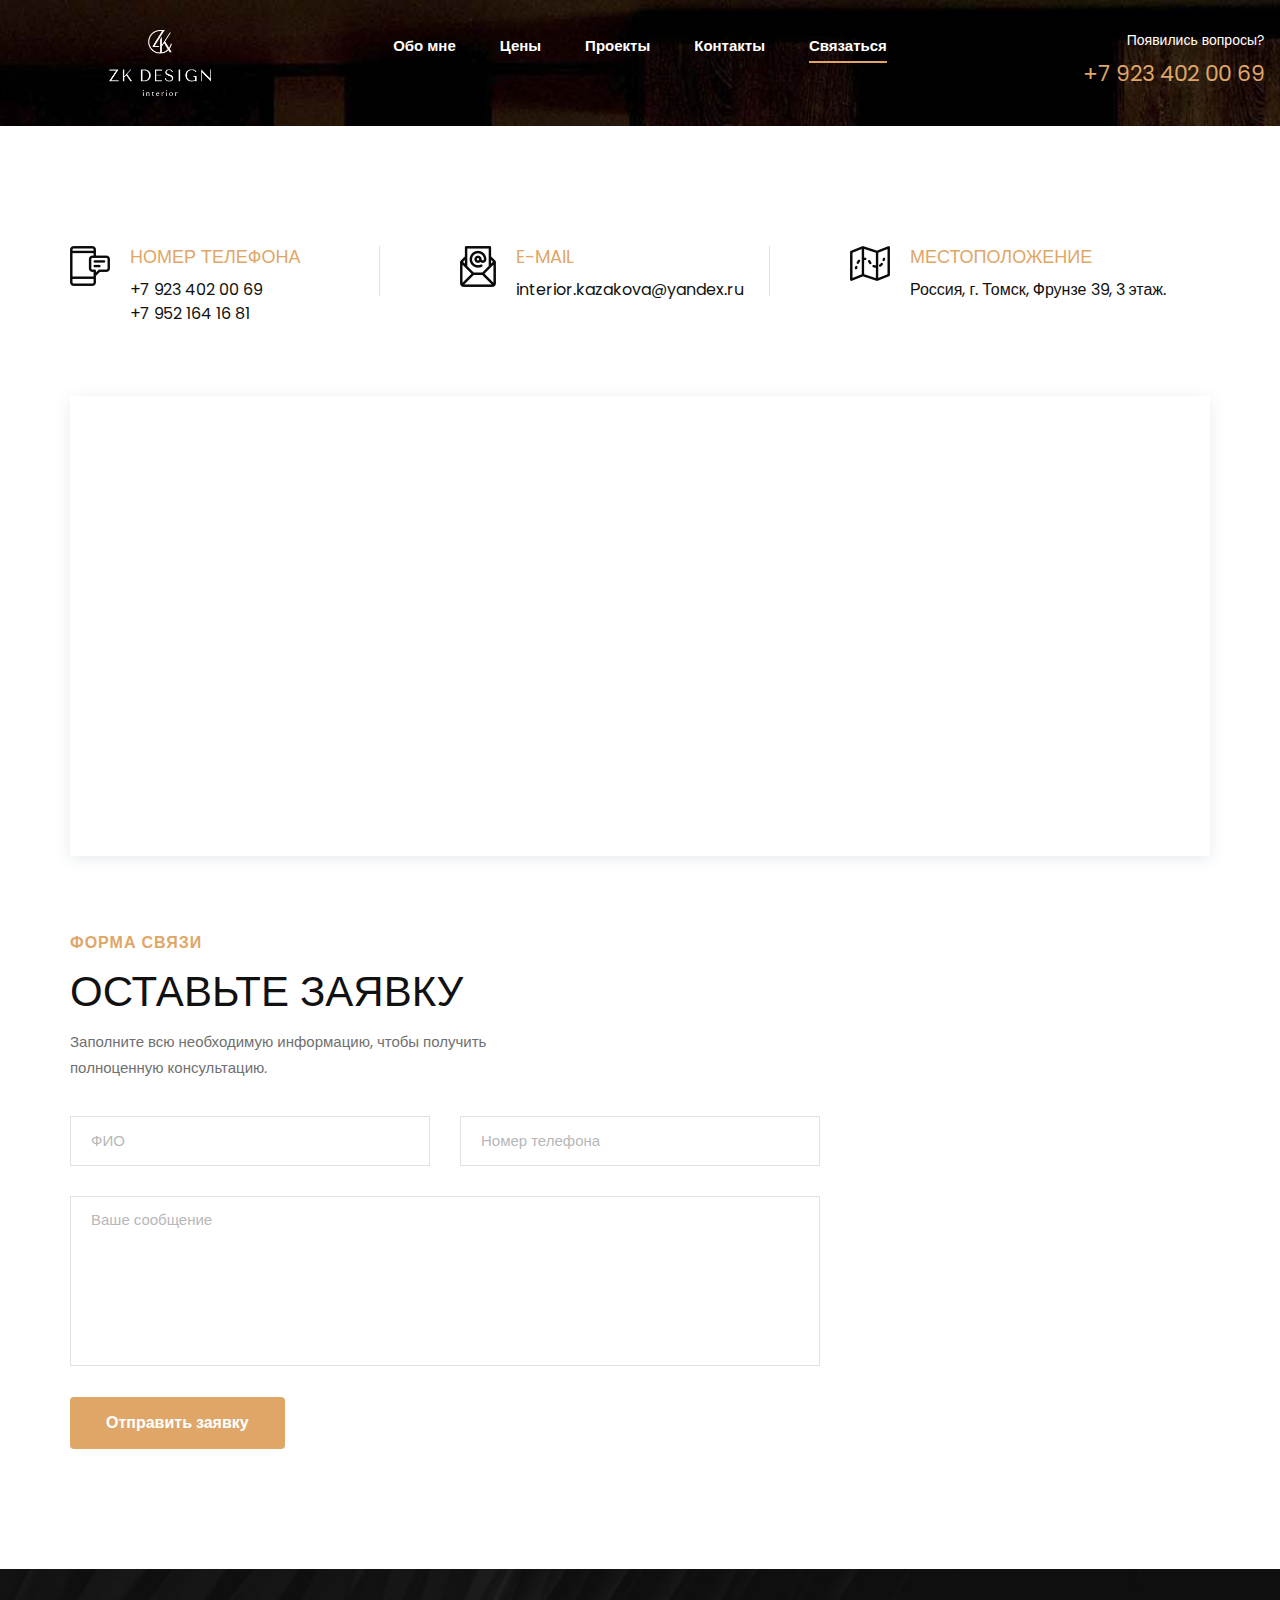
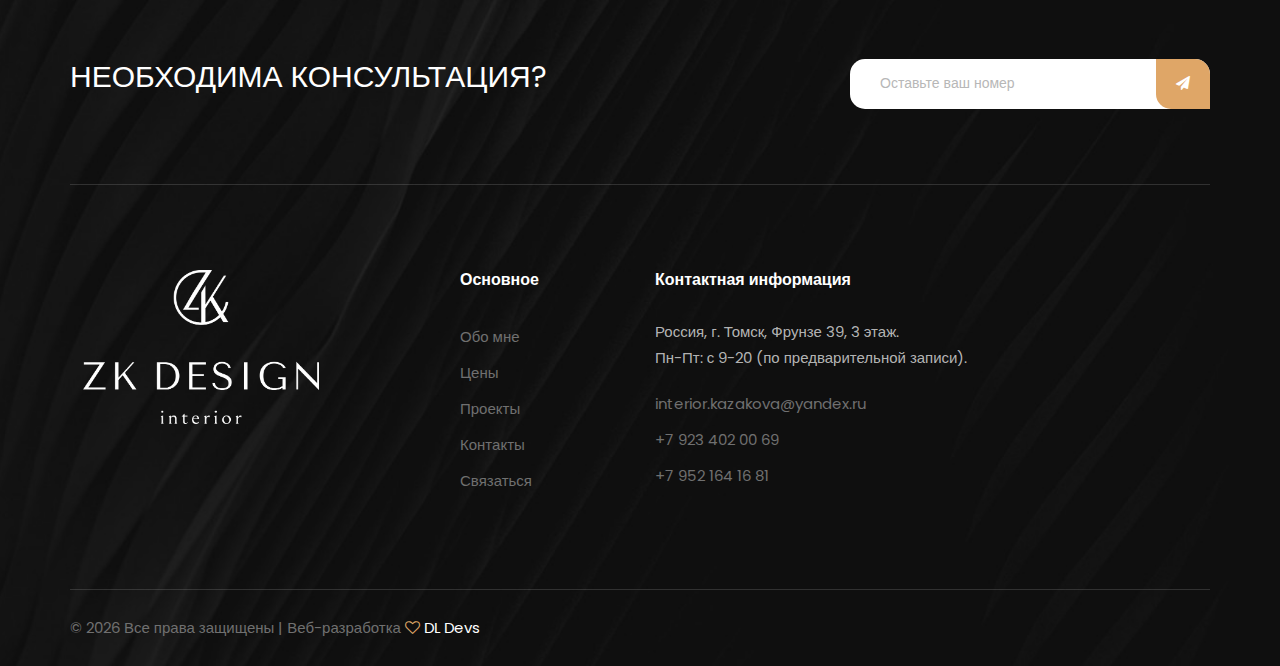
<file: contact.html>
<!DOCTYPE html>
<html lang="ru">
<head>
    <meta charset="UTF-8">
    <meta name="viewport" content="width=device-width, initial-scale=1.0">
    <meta http-equiv="X-UA-Compatible" content="ie=edge">
    <link rel="shortcut icon" type="image/x-icon" href="img/favicon.png">
    <title>ZK-DESIGN Interior || Связаться</title>
    <meta name="description" content="Основное направление деятельности дизайн студии- это разработка проекта интерьера
    и его полная реализация. Объединю в интерьере Ваши мечты со своим опытом и
    профессионализмом." />
    <meta name="keywords" content="Дизайн интерьера, студия дизайна, Томск, дизайн квартиры, архитектура.." />
    <meta property='article:author' content='GiraffeWeb' />
    <meta name="robots" content="index, follow" />

    <!-- Google Font GiraffeWeb -->
    <link href="https://fonts.googleapis.com/css2?family=Poppins:wght@300;400;500;600;700;800;900&display=swap"
    rel="stylesheet">
    <link href="https://fonts.googleapis.com/css2?family=Aldrich&display=swap" rel="stylesheet">

    <!-- CSS Styles GiraffeWeb -->
    <link rel="stylesheet" href="css/bootstrap.min.css" type="text/css">
    <link rel="stylesheet" href="css/font-awesome.min.css" type="text/css">
    <link rel="stylesheet" href="css/elegant-icons.css" type="text/css">
    <link rel="stylesheet" href="css/owl.carousel.min.css" type="text/css">
    <link rel="stylesheet" href="css/slicknav.min.css" type="text/css">
    <link rel="stylesheet" href="css/slick.css" type="text/css">
    <link rel="stylesheet" href="css/style.css" type="text/css">
    
    <!-- Addons GiraffeWeb -->
    <meta name="yandex-verification" content="1314cd9078fe2685" />
    <script type="text/javascript" >
    (function(m,e,t,r,i,k,a){m[i]=m[i]||function(){(m[i].a=m[i].a||[]).push(arguments)};
    m[i].l=1*new Date();k=e.createElement(t),a=e.getElementsByTagName(t)[0],k.async=1,k.src=r,a.parentNode.insertBefore(k,a)})
    (window, document, "script", "https://mc.yandex.ru/metrika/tag.js", "ym");
    ym(89809033, "init", {
        clickmap:true,
        trackLinks:true,
        accurateTrackBounce:true,
        webvisor:true
    });
    </script>
    <noscript><div><img src="https://mc.yandex.ru/watch/89809033" style="position:absolute; left:-9999px;" alt="" /></div></noscript>
    <script>(function(w,d,s,l,i){w[l]=w[l]||[];w[l].push({'gtm.start':
    new Date().getTime(),event:'gtm.js'});var f=d.getElementsByTagName(s)[0],
    j=d.createElement(s),dl=l!='dataLayer'?'&l='+l:'';j.async=true;j.src=
    'https://www.googletagmanager.com/gtm.js?id='+i+dl;f.parentNode.insertBefore(j,f);
    })(window,document,'script','dataLayer','GTM-WX89RKT');</script>
    <script async src="https://www.googletagmanager.com/gtag/js?id=G-VZLTYNXBZV"></script>
    <script>
    window.dataLayer = window.dataLayer || [];
    function gtag(){dataLayer.push(arguments);}
    gtag('js', new Date());
    gtag('config', 'G-VZLTYNXBZV');
    </script>
</head>
<body>
    <!-- Addons GiraffeWeb -->
    <noscript><iframe src="https://www.googletagmanager.com/ns.html?id=GTM-WX89RKT"
    height="0" width="0" style="display:none;visibility:hidden"></iframe></noscript>
    
     <!-- Preloder GiraffeWeb -->
    <div id="preloder">
        <div class="loader"></div>
    </div>

    <!-- Menu GiraffeWeb -->
    <div class="offcanvas-menu-overlay"></div>
    <div class="offcanvas-menu-wrapper">
        <div class="offcanvas__logo">
            <a href="index.html"><img src="img/zk.png" width="50%" alt=""></a>
        </div>
        <div id="mobile-menu-wrap"></div>
        <div class="offcanvas__widget">
            <span style='font-family: "Poppins", sans-serif;'>Появились вопросы?</span>
            <h4><a href='tel:+79234020069;' style='text-decoration: none;color: rgb(223, 166, 103);font-family: "Poppins", sans-serif;'>+7 923 402 00 69</a></h4>
        </div>
    </div>

    <!-- Header GiraffeWeb -->
    <header class="header header-normal set-bg" data-setbg="img/little-header.jpg">
        <div class="container-fluid">
            <div class="row">
                <div class="col-lg-3">
                    <div class="header__logo" style='text-align: center;'>
                        <a href="index.html"><img src="img/zk.png" width="35%" alt=""></a> 
                    </div>
                </div>
                <div class="col-lg-6">
                    <nav class="header__menu mobile-menu">
                        <ul>
                            <li><a href="index.html#about">Обо мне</a></li>
                                <li><a href="index.html#services" >Цены</a></li>
                                <li><a href="index.html#projects">Проекты</a></li>
                                <li><a href="index.html#connect">Контакты</a></li>
                                <li class="active"><a href="contact.html">Связаться</a></li>
                            </ul>
                    </nav>
                </div>
                <div class="col-lg-3">
                    <div class="header__widget">
                        <span style='color:white;'>Появились вопросы?</span>
                        <h4><a href='tel:+79234020069;' style='text-decoration: none;color: rgb(223, 166, 103);'>+7 923 402 00 69</a></h4>
                    </div>
                </div>
            </div>
            <div class="canvas__open"><i class="fa fa-bars"></i></div>
        </div>
    </header>

    <!-- Contact GiraffeWeb -->
    <section class="contact spad">
        <div class="container">
            <div class="row">
            </div>
            <div class="row">
                <div class="col-lg-4 col-md-6 col-sm-6">
                    <div class="contact__widget__item">
                        <div class="contact__widget__item__icon">
                            <img src="img/contact/ci-1.png" alt="">
                        </div>
                        <div class="contact__widget__item__text">
                            <h5>Номер телефона</h5>
                            <span>+7 923 402 00 69</span>
                            <span>+7 952 164 16 81</span>
                        </div>
                    </div>
                </div>
                <div class="col-lg-4 col-md-6 col-sm-6">
                    <div class="contact__widget__item">
                        <div class="contact__widget__item__icon">
                            <img src="img/contact/ci-2.png" alt="">
                        </div>
                        <div class="contact__widget__item__text">
                            <h5>E-mail</h5>
                            <span>interior.kazakova@yandex.ru</span>
                        </div>
                    </div>
                </div>
                <div class="col-lg-4 col-md-6 col-sm-6">
                    <div class="contact__widget__item last__item">
                        <div class="contact__widget__item__icon">
                            <img src="img/contact/ci-3.png" alt="">
                        </div>
                        <div class="contact__widget__item__text">
                            <h5>Местоположение</h5>
                            <span>Россия, г. Томск, Фрунзе 39, 3 этаж.</span>
                        </div>
                    </div>
                </div>
            </div>
            <div class="map">
                <iframe
                src="https://www.google.com/maps/embed?pb=!1m18!1m12!1m3!1d2203.4603053083288!2d84.97872231595879!3d56.47705818075329!2m3!1f0!2f0!3f0!3m2!1i1024!2i768!4f13.1!3m3!1m2!1s0x43269338ccce83d5%3A0xda924d02aae23ca5!2z0KDQuNC30LDQu9C40YI!5e0!3m2!1sru!2sru!4v1659260202493!5m2!1sru!2sru"
                height="460" style="border:0;" allowfullscreen=""></iframe>
            </div>
            <div class="row">
                <div class="col-lg-5">
                    <div class="contact__form__text">
                        <div class="section-title">
                            <span>ФОРМА СВЯЗИ</span>
                            <h2>Оставьте заявку</h2>
                        </div>
                        <p>Заполните всю необходимую информацию, чтобы получить полноценную консультацию.</p>
                    </div>
                </div>
            </div>
            <div class="row">
                <div class="col-lg-8">
                    <div class="contact__form">
                        <form action="https://formspree.io/f/xvojonoz" method="POST">
                            <div class="row">
                                <div class="col-lg-6 col-md-6 col-sm-6">
                                    <input type="text" placeholder="ФИО" name='name_contact_page'>
                                </div>
                                <div class="col-lg-6 col-md-6 col-sm-6">
                                    <input type="phone" placeholder="Номер телефона" name='phone_contact_page'>
                                </div>
                                <div class="col-lg-12">
                                    <textarea placeholder="Ваше сообщение" name='message_contact_page'></textarea>
                                    <button type="submit" class="site-btn" style='border-radius: 4px;'>Отправить заявку</button>
                                </div>
                            </div>
                        </form>
                    </div>
                </div>
            </div>
        </div>
    </section>

    <!-- Footer GiraffeWeb -->
    <footer class="footer set-bg" data-setbg="img/footer-bg.jpg" id='connect'>
        <div class="container">
            <div class="footer__top">
                <div class="row">
                    <div class="col-lg-8 col-md-6">
                        <div class="footer__top__text">
                            <h2 style='font-size:30px;'>Необходима консультация?</h2>
                        </div>
                    </div>
                    <div class="col-lg-4 col-md-6">
                        <div class="footer__top__newslatter">
                            <form method="post" action="https://formspree.io/f/xwkdkjkl">
                                <input type="text" placeholder="Оставьте ваш номер" name='phone__contact_page' style='border-radius: 15px;'>
                                <button type="submit" style='border-radius: 0 15px 0 15px;'><i class="fa fa-send"></i></button>
                            </form>
                        </div>
                    </div>
                </div>
            </div>
            <div class="row">
                <div class="col-lg-3 col-md-6 col-sm-6">
                    <div class="footer__about">
                        <div class="footer__logo">
                            <a href="index.html" style='text-align: center;'><img src="img/zk.png" alt="" width='90%'></a>
                        </div>
                    </div>
                </div>
                <div class="col-lg-2 offset-lg-1 col-md-3 col-sm-6">
                    <div class="footer__widget">
                        <h6>Основное</h6>
                        <ul>
                            <li><a href="index.html#about" style='color:#707070'>Обо мне</a></li>
                            <li><a href="index.html#services" style='color:#707070'>Цены</a></li>
                            <li><a href="index.html#projects" style='color:#707070'>Проекты</a></li>
                            <li><a href="index.html#connect" style='color:#707070'>Контакты</a></li>
                            <li><a href="contact.html" style='color:#707070'>Связаться</a></li>
                        </ul>
                    </div>
                </div>
                <div class="col-lg-4 col-md-6 col-sm-6">
                    <div class="footer__widget">
                        <h6>Контактная информация</h6>
                        <p style='color:#cfcfcfde'>Россия, г. Томск, Фрунзе 39, 3 этаж. <br />Пн-Пт: с 9-20 (по предварительной записи).</p>
                        <ul>
                            <li><a href="mailto:interior.kazakova@yandex.ru" style='color:#707070'>interior.kazakova@yandex.ru</a></li>
                            <li><a href="tel:+79234020069" style='color:#707070'>+7 923 402 00 69</a></li>
                            <li><a href="tel:+79521641681" style='color:#707070'>+7 952 164 16 81</a></li>
                        </ul>
                    </div>
                </div>
            </div>
            <div class="copyright">
                <div class="row">
                    <div class="col-lg-8 col-md-7">
                        <div class="copyright__text">
                            <p> © <script>
                                document.write(new Date().getFullYear());
                            </script> Все права защищены | Веб-разработка <i class="fa fa-heart-o"
                            aria-hidden="true"></i> <a href="https://dldevs.ru"
                            target="_blank">DL Devs</a>
                        </p>
                    </div>
                </div>
            </div>
        </div>
    </div>
</footer>
<!-- Js GiraffeWeb -->
<script src="js/jquery-3.3.1.min.js"></script>
<script src="js/bootstrap.min.js"></script>
<script src="js/jquery.slicknav.js"></script>
<script src="js/owl.carousel.min.js"></script>
<script src="js/slick.min.js"></script>
<script src="js/main.js"></script>
<script src="js/click.js"></script>
</body>
</html>
</file>
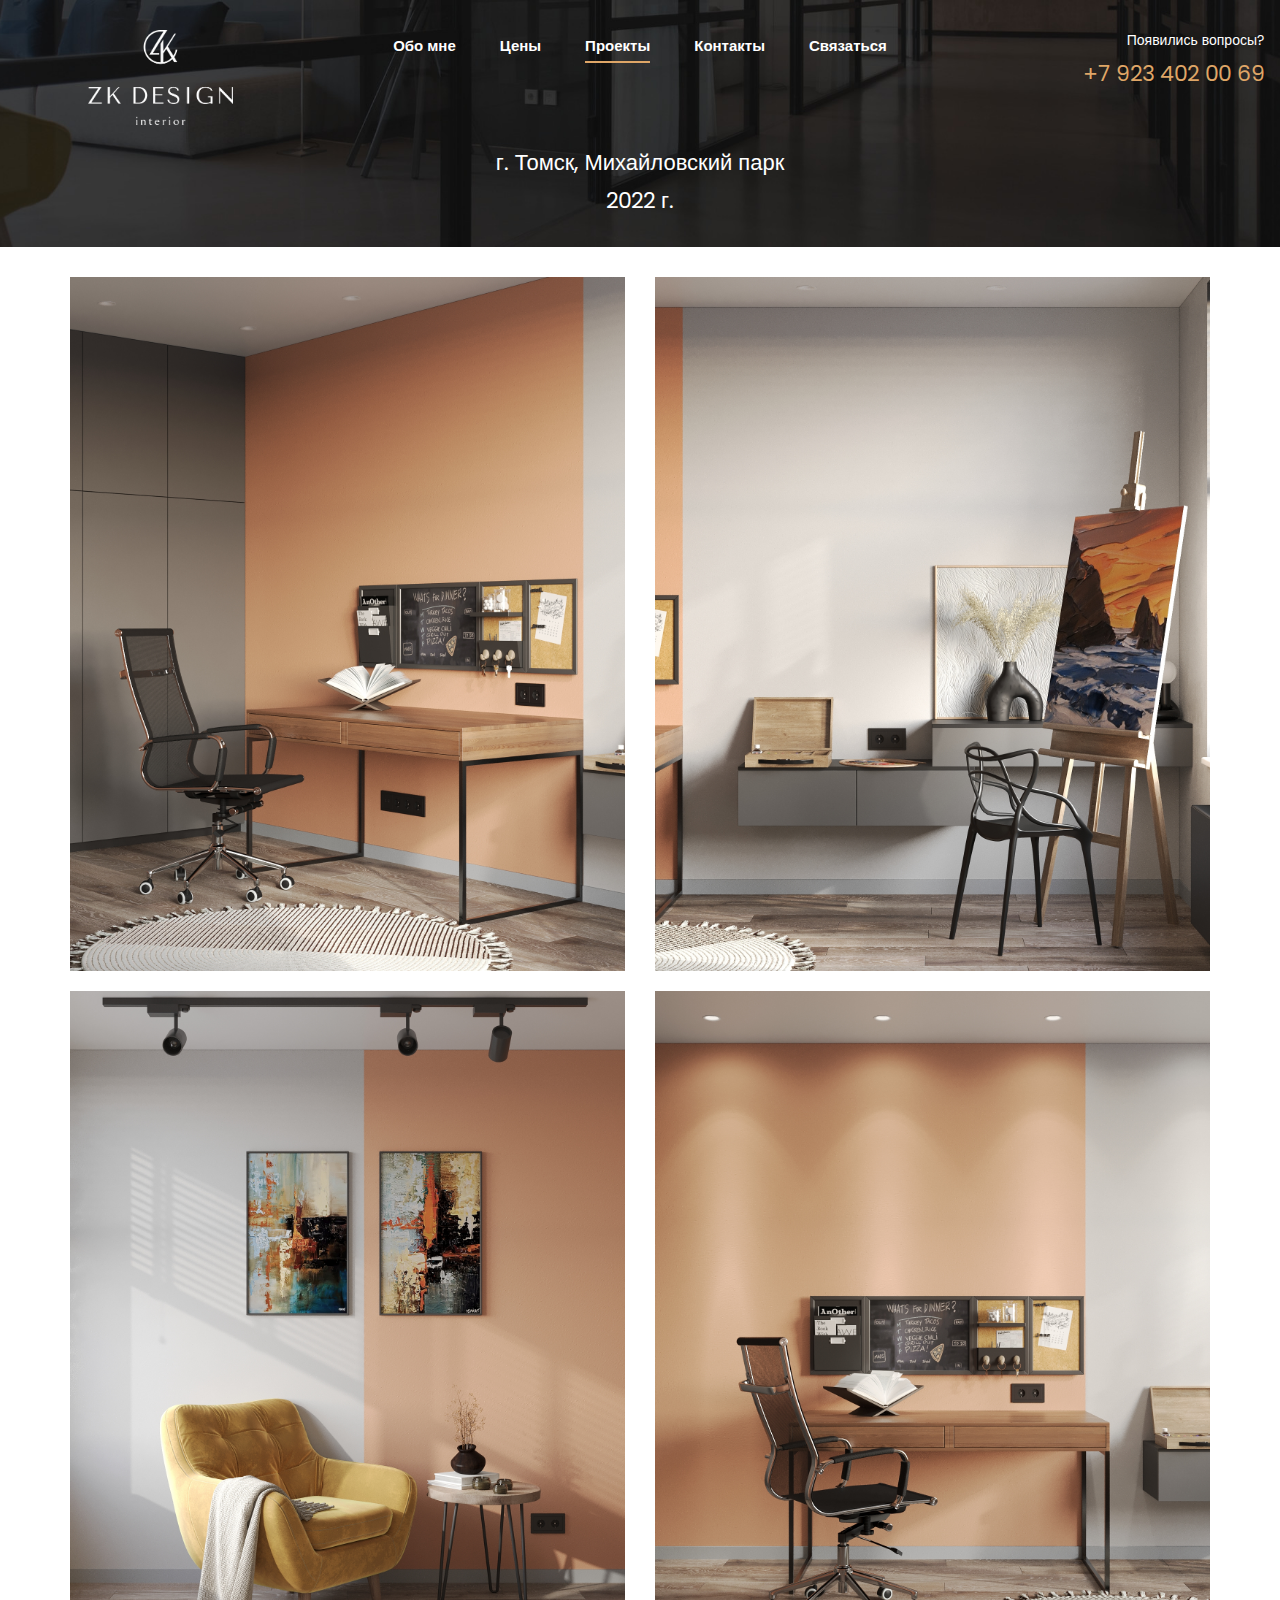
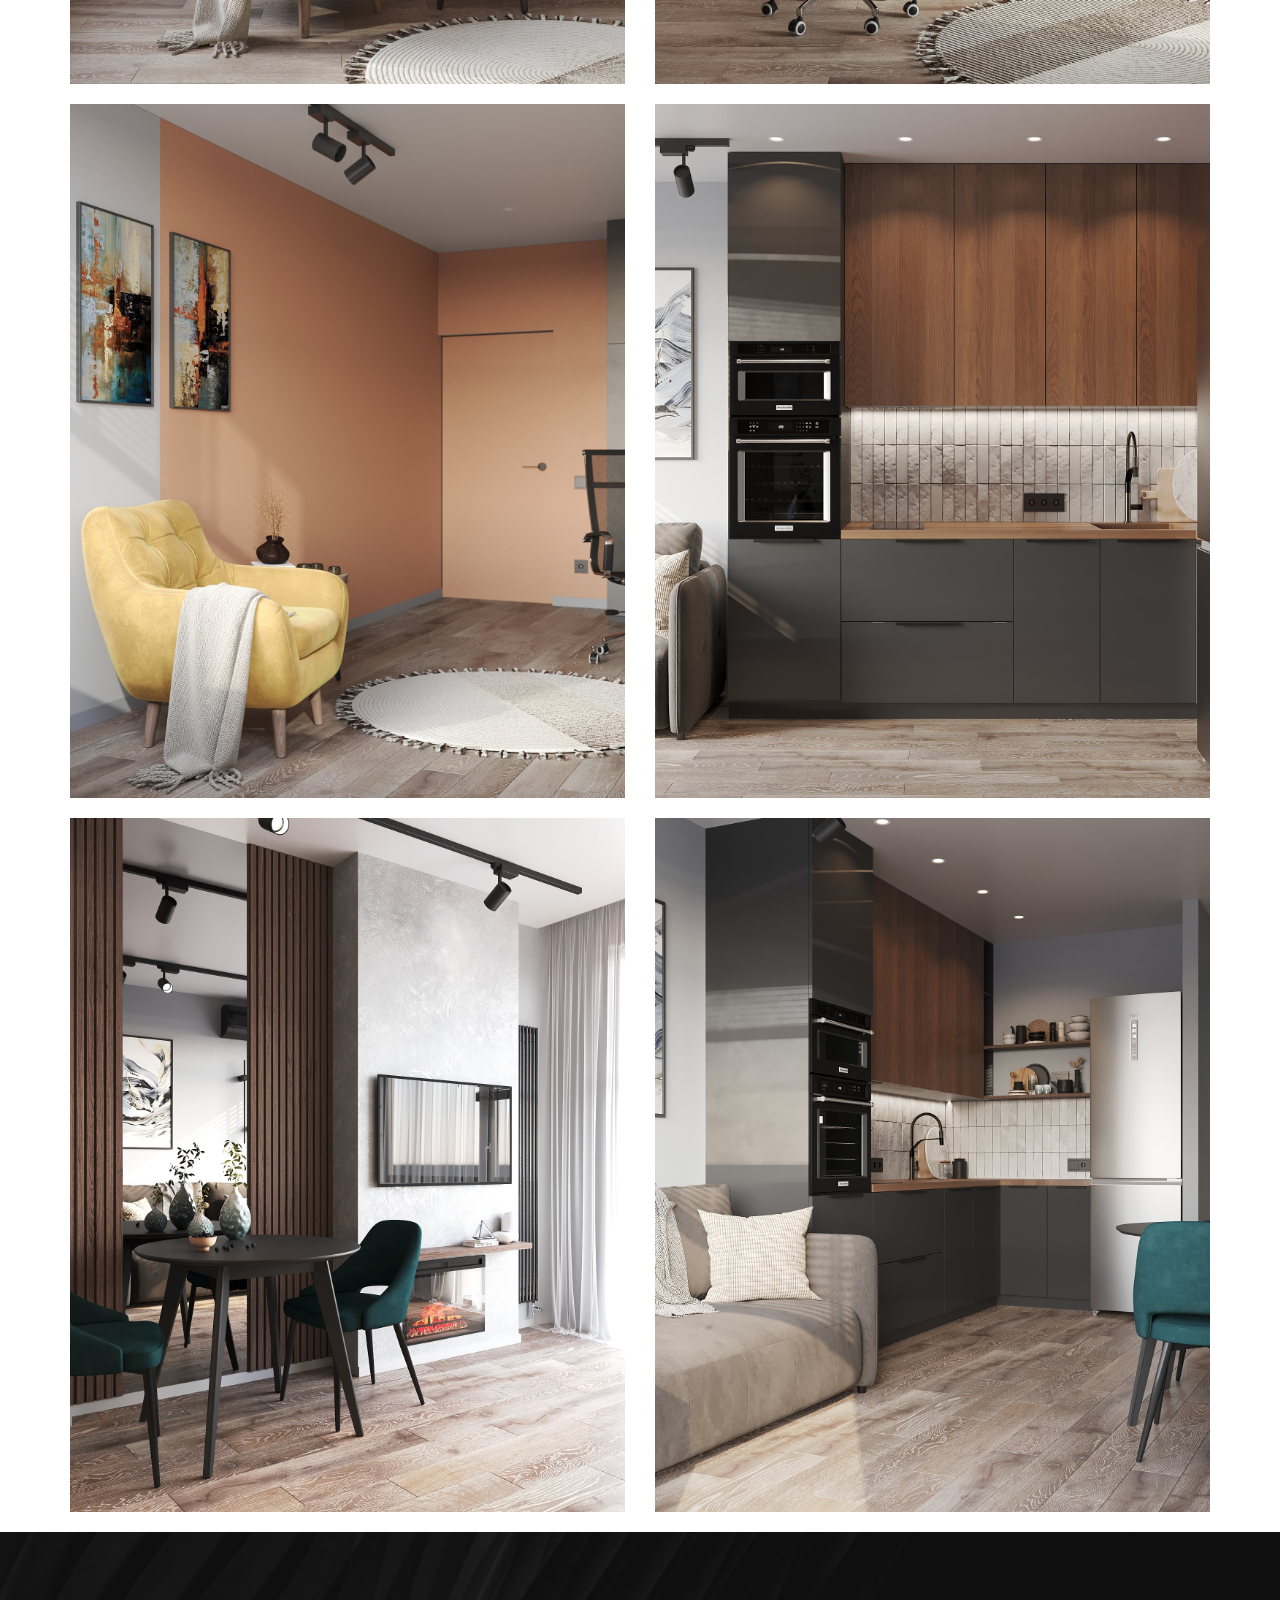
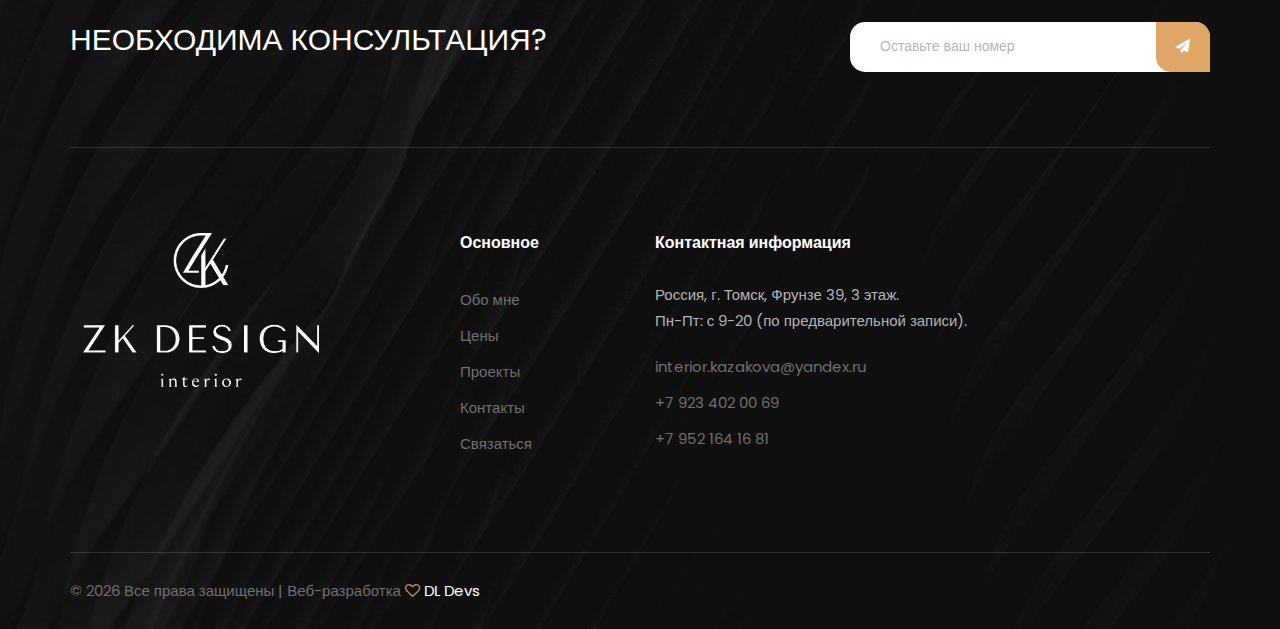
<file: pr_1.html>
<!DOCTYPE html>
<html lang="ru">
    <head>
        <meta charset="UTF-8">
        <meta name="viewport" content="width=device-width, initial-scale=1.0">
        <meta http-equiv="X-UA-Compatible" content="ie=edge">
        <link rel="shortcut icon" type="image/x-icon" href="img/favicon.png">
        <title>ZK-DESIGN Interior || Студия дизайна интерьера</title>
        <meta name="description" content="Основное направление деятельности дизайн студии- это разработка проекта интерьера
        и его полная реализация. Объединю в интерьере Ваши мечты со своим опытом и
        профессионализмом." />
        <meta name="keywords" content="Дизайн интерьера, студия дизайна, Томск, дизайн квартиры, архитектура." />
        <meta property='article:author' content='GiraffeWeb' />
        <meta name="robots" content="index, follow" />
    
        <!-- Google Font GiraffeWeb -->
        <link href="https://fonts.googleapis.com/css2?family=Poppins:wght@300;400;500;600;700;800;900&display=swap"
        rel="stylesheet">
        <link href="https://fonts.googleapis.com/css2?family=Aldrich&display=swap" rel="stylesheet">
    
        <!-- CSS Styles GiraffeWeb -->
        <link rel="stylesheet" href="css/bootstrap.min.css" type="text/css">
        <link rel="stylesheet" href="css/font-awesome.min.css" type="text/css">
        <link rel="stylesheet" href="css/elegant-icons.css" type="text/css">
        <link rel="stylesheet" href="css/owl.carousel.min.css" type="text/css">
        <link rel="stylesheet" href="css/slicknav.min.css" type="text/css">
        <link rel="stylesheet" href="css/slick.css" type="text/css">
        <link rel="stylesheet" href="css/style.css" type="text/css">
    </head>

<body>
    <!-- Page Preloder
    <div id="preloder">
        <div class="loader"></div>
    </div>
    -->

    <!-- Menu GiraffeWeb -->
    <div class="offcanvas-menu-overlay"></div>
    <div class="offcanvas-menu-wrapper">
        <div class="offcanvas__logo">
            <a href="index.html"><img src="img/zk.png" width="50%" alt=""></a>
        </div>
        <div id="mobile-menu-wrap"></div>
        <div class="offcanvas__widget">
            <span style='font-family: "Poppins", sans-serif;'>Появились вопросы?</span>
            <h4><a href='tel:+79234020069;' style='text-decoration: none;color: rgb(223, 166, 103);font-family: "Poppins", sans-serif;'>+7 923 402 00 69</a></h4>
        </div>
    </div>

    <!-- Header GiraffeWeb -->
    <header class="header">
        <div class="container-fluid">
            <div class="row">
                <div class="col-lg-3">
                    <div class="header__logo" style='text-align: center;'>
                        <a href="index.html"><img src="img/zk.png" width="50%" alt=""></a>
                    </div>
                </div>
                <div class="col-lg-6">
                    <nav class="header__menu mobile-menu">
                        <ul>
                            <li><a href="index.html#about">Обо мне</a></li>
                                <li><a href="index.html#services">Цены</a></li>
                                <li class="active"><a href="index.html#projects">Проекты</a></li>
                                <li><a href="index.html#connect">Контакты</a></li>
                                <li><a href="contact.html">Связаться</a></li>
                            </ul>
                    </nav>
                </div>
                <div class="col-lg-3">
                    <div class="header__widget">
                        <span style='color:white;'>Появились вопросы?</span>
                        <h4><a href='tel:+79234020069;' style='text-decoration: none;color: rgb(223, 166, 103);'>+7 923 402 00 69</a></h4>
                    </div>
                </div>
            </div>
            <div class="canvas__open"><i class="fa fa-bars"></i></div>
        </div>
    </header>

    <!-- Information Project GiraffeWeb -->
    <div class="breadcrumb-option spad set-bg" data-setbg="img/breadcrumb-bg.jpg">
        <div class="container">
            <div class="row">
                <div class="col-lg-12 text-center" style='padding-top: 20px;'>
                    <div class="breadcrumb__text">
                        <h2 style='text-transform: none;font-size: 22px;'>г. Томск, Михайловский парк</h2>
                        <h2 style='text-transform: none;font-size: 22px;'>2022 г.</h2>
                    </div>
                </div>
            </div>
        </div>
    </div>

    <!-- Project GiraffeWeb -->
    <section class="project-page spad">
        <div class="container">
            <div class="row">
                <div class="col-lg-6 col-md-6 col-sm-6">
                    <div class="project__item">
                        <img src="img/project/pr_5/1.jpg" alt="">
                    </div>
                </div>
                <div class="col-lg-6 col-md-6 col-sm-6">
                    <div class="project__item">
                        <img src="img/project/pr_5/2.jpg" alt="">
                    </div>
                </div>
                <div class="col-lg-6 col-md-6 col-sm-6">
                    <div class="project__item">
                        <img src="img/project/pr_5/3.jpg" alt="">
                    </div>
                </div>
                <div class="col-lg-6 col-md-6 col-sm-6">
                    <div class="project__item">
                        <img src="img/project/pr_5/4.jpg" alt="">
                    </div>
                </div>
                <div class="col-lg-6 col-md-6 col-sm-6">
                    <div class="project__item">
                        <img src="img/project/pr_5/5.jpg" alt="">
                    </div>
                </div>
                <div class="col-lg-6 col-md-6 col-sm-6">
                    <div class="project__item">
                        <img src="img/project/pr_5/6.jpg" alt="">
                    </div>
                </div>
                <div class="col-lg-6 col-md-6 col-sm-6">
                    <div class="project__item">
                        <img src="img/project/pr_5/7.jpg" alt="">
                    </div>
                </div>
                <div class="col-lg-6 col-md-6 col-sm-6">
                    <div class="project__item">
                        <img src="img/project/pr_5/8.jpg" alt="">
                    </div>
                </div>
            </div>
        </div>
    </section>

<!-- Footer GiraffeWeb -->
<footer class="footer set-bg" data-setbg="img/footer-bg.jpg" id='connect'>
    <div class="container">
        <div class="footer__top">
            <div class="row">
                <div class="col-lg-8 col-md-6">
                    <div class="footer__top__text">
                        <h2 style='font-size:30px;'>Необходима консультация?</h2>
                    </div>
                </div>
                <div class="col-lg-4 col-md-6">
                    <div class="footer__top__newslatter">
                        <form method="post" action="https://formspree.io/f/xwkdkjkl">
                            <input type="text" placeholder="Оставьте ваш номер" name='phone_project_page' style='border-radius: 15px;'>
                            <button type="submit" style='border-radius: 0 15px 0 15px;'><i class="fa fa-send"></i></button>
                        </form>
                    </div>
                </div>
            </div>
        </div>
        <div class="row">
            <div class="col-lg-3 col-md-6 col-sm-6">
                <div class="footer__about">
                    <div class="footer__logo">
                        <a href="index.html" style='text-align: center;'><img src="img/zk.png" alt="" width='90%'></a>
                    </div>
                </div>
            </div>
            <div class="col-lg-2 offset-lg-1 col-md-3 col-sm-6">
                <div class="footer__widget">
                    <h6>Основное</h6>
                    <ul>
                        <li><a href="index.html#about" style='color:#707070'>Обо мне</a></li>
                        <li><a href="index.html#services" style='color:#707070'>Цены</a></li>
                        <li><a href="index.html#projects" style='color:#707070'>Проекты</a></li>
                        <li><a href="index.html#connect" style='color:#707070'>Контакты</a></li>
                        <li><a href="contact.html" style='color:#707070'>Связаться</a></li>
                    </ul>
                </div>
            </div>
            <div class="col-lg-4 col-md-6 col-sm-6">
                <div class="footer__widget">
                    <h6>Контактная информация</h6>
                    <p style='color:#cfcfcfde'>Россия, г. Томск, Фрунзе 39, 3 этаж. <br />Пн-Пт: с 9-20 (по предварительной записи).</p>
                    <ul>
                        <li><a href="mailto:interior.kazakova@yandex.ru" style='color:#707070'>interior.kazakova@yandex.ru</a></li>
                        <li><a href="tel:+79234020069" style='color:#707070'>+7 923 402 00 69</a></li>
                        <li><a href="tel:+79521641681" style='color:#707070'>+7 952 164 16 81</a></li>
                    </ul>
                </div>
            </div>
        </div>
        <div class="copyright">
            <div class="row">
                <div class="col-lg-8 col-md-7">
                    <div class="copyright__text">
                        <p> © <script>
                            document.write(new Date().getFullYear());
                        </script> Все права защищены | Веб-разработка <i class="fa fa-heart-o"
                        aria-hidden="true"></i> <a href="https://dldevs.ru"
                        target="_blank">DL Devs</a>
                    </p>
                </div>
            </div>
        </div>
    </div>
</div>
</footer>
<!-- JS GiraffeWeb -->
<script src="js/jquery-3.3.1.min.js"></script>
<script src="js/bootstrap.min.js"></script>
<script src="js/jquery.slicknav.js"></script>
<script src="js/owl.carousel.min.js"></script>
<script src="js/slick.min.js"></script>
<script src="js/main.js"></script>
<script src="js/click.js"></script>
</body>
</html>
</file>
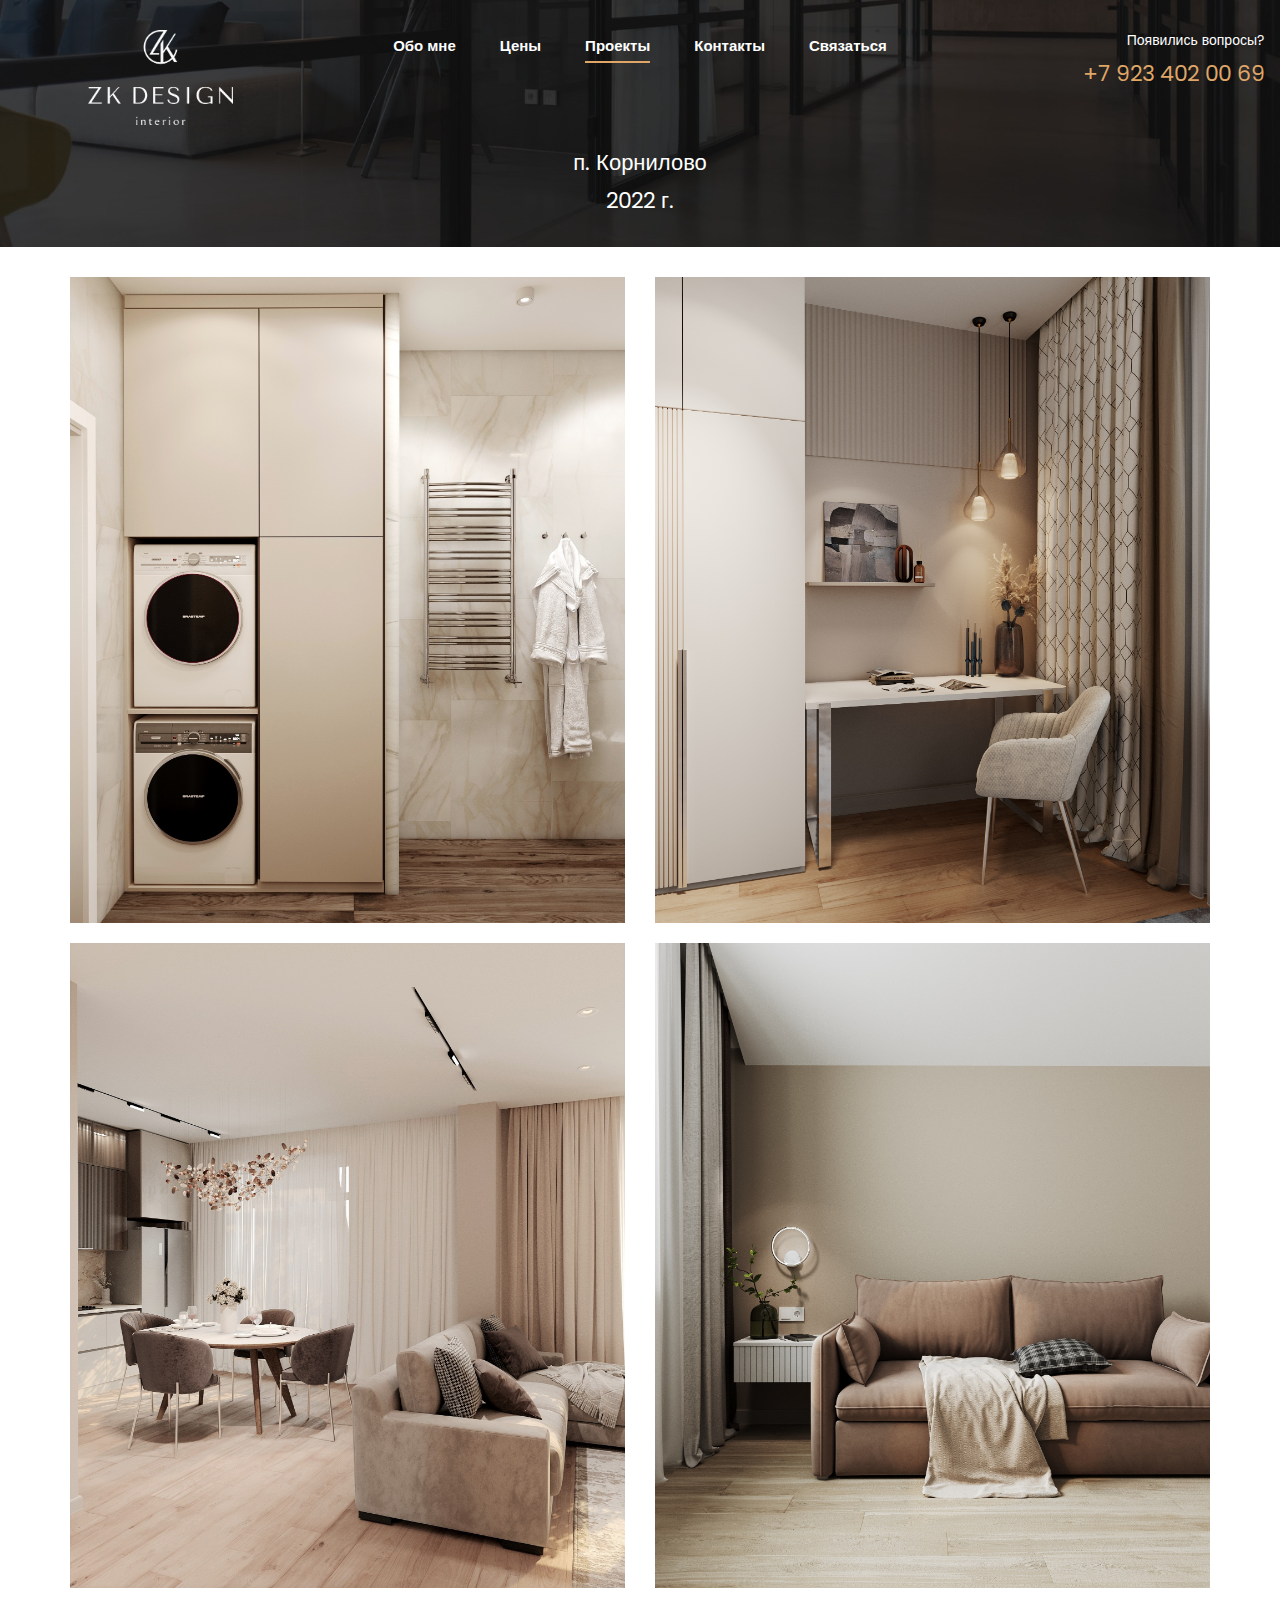
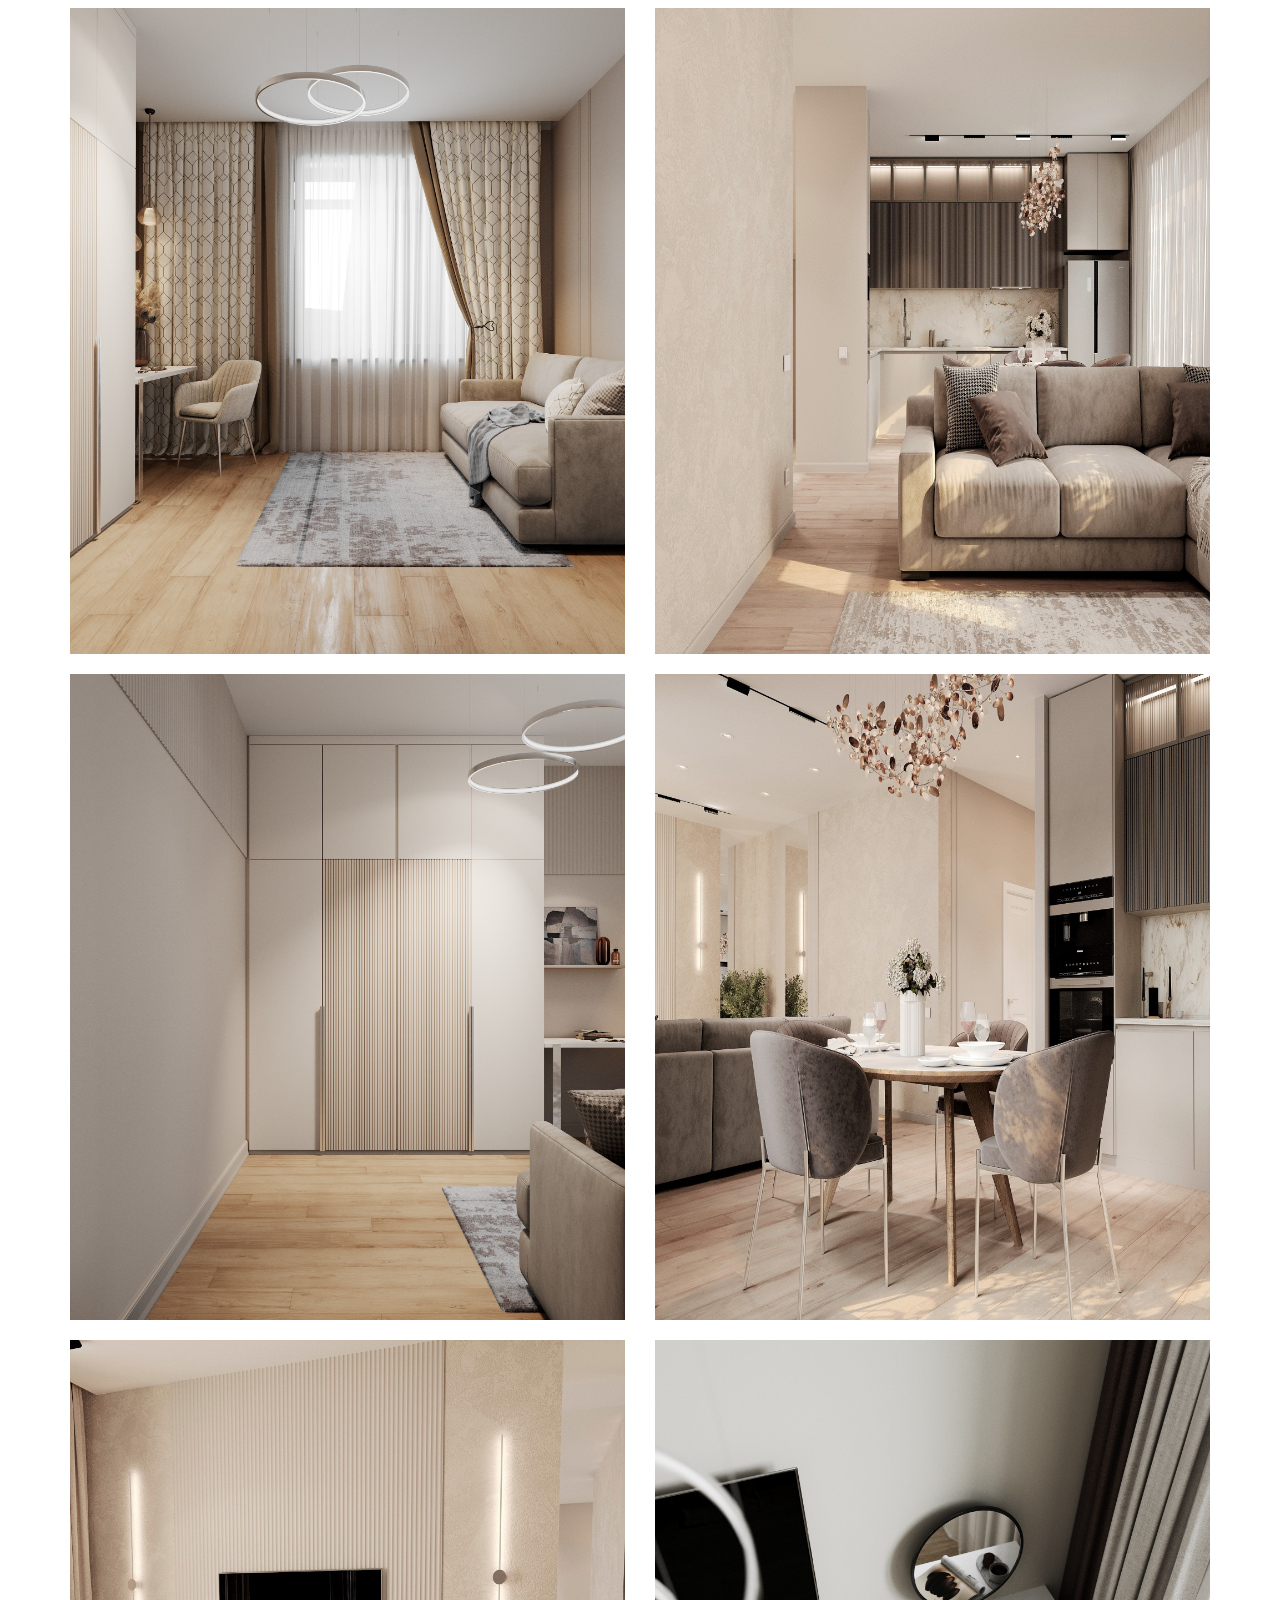
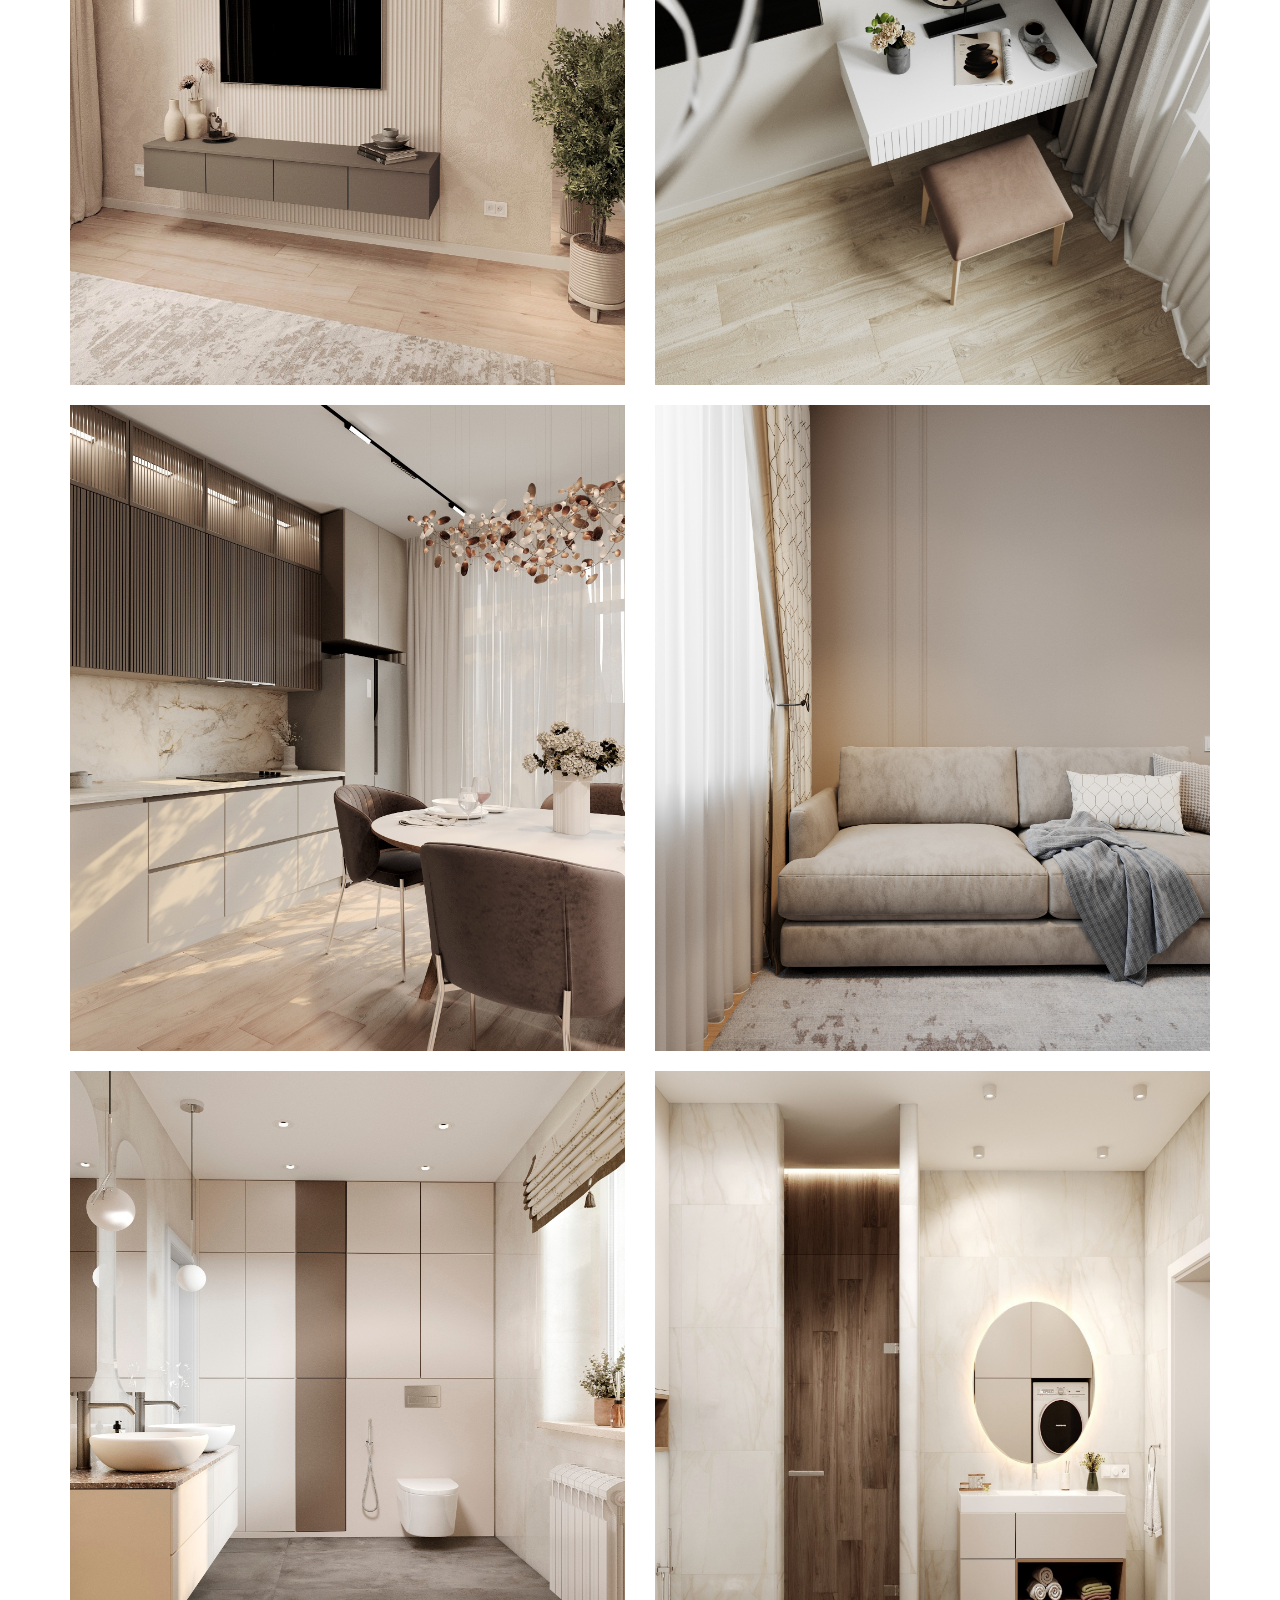
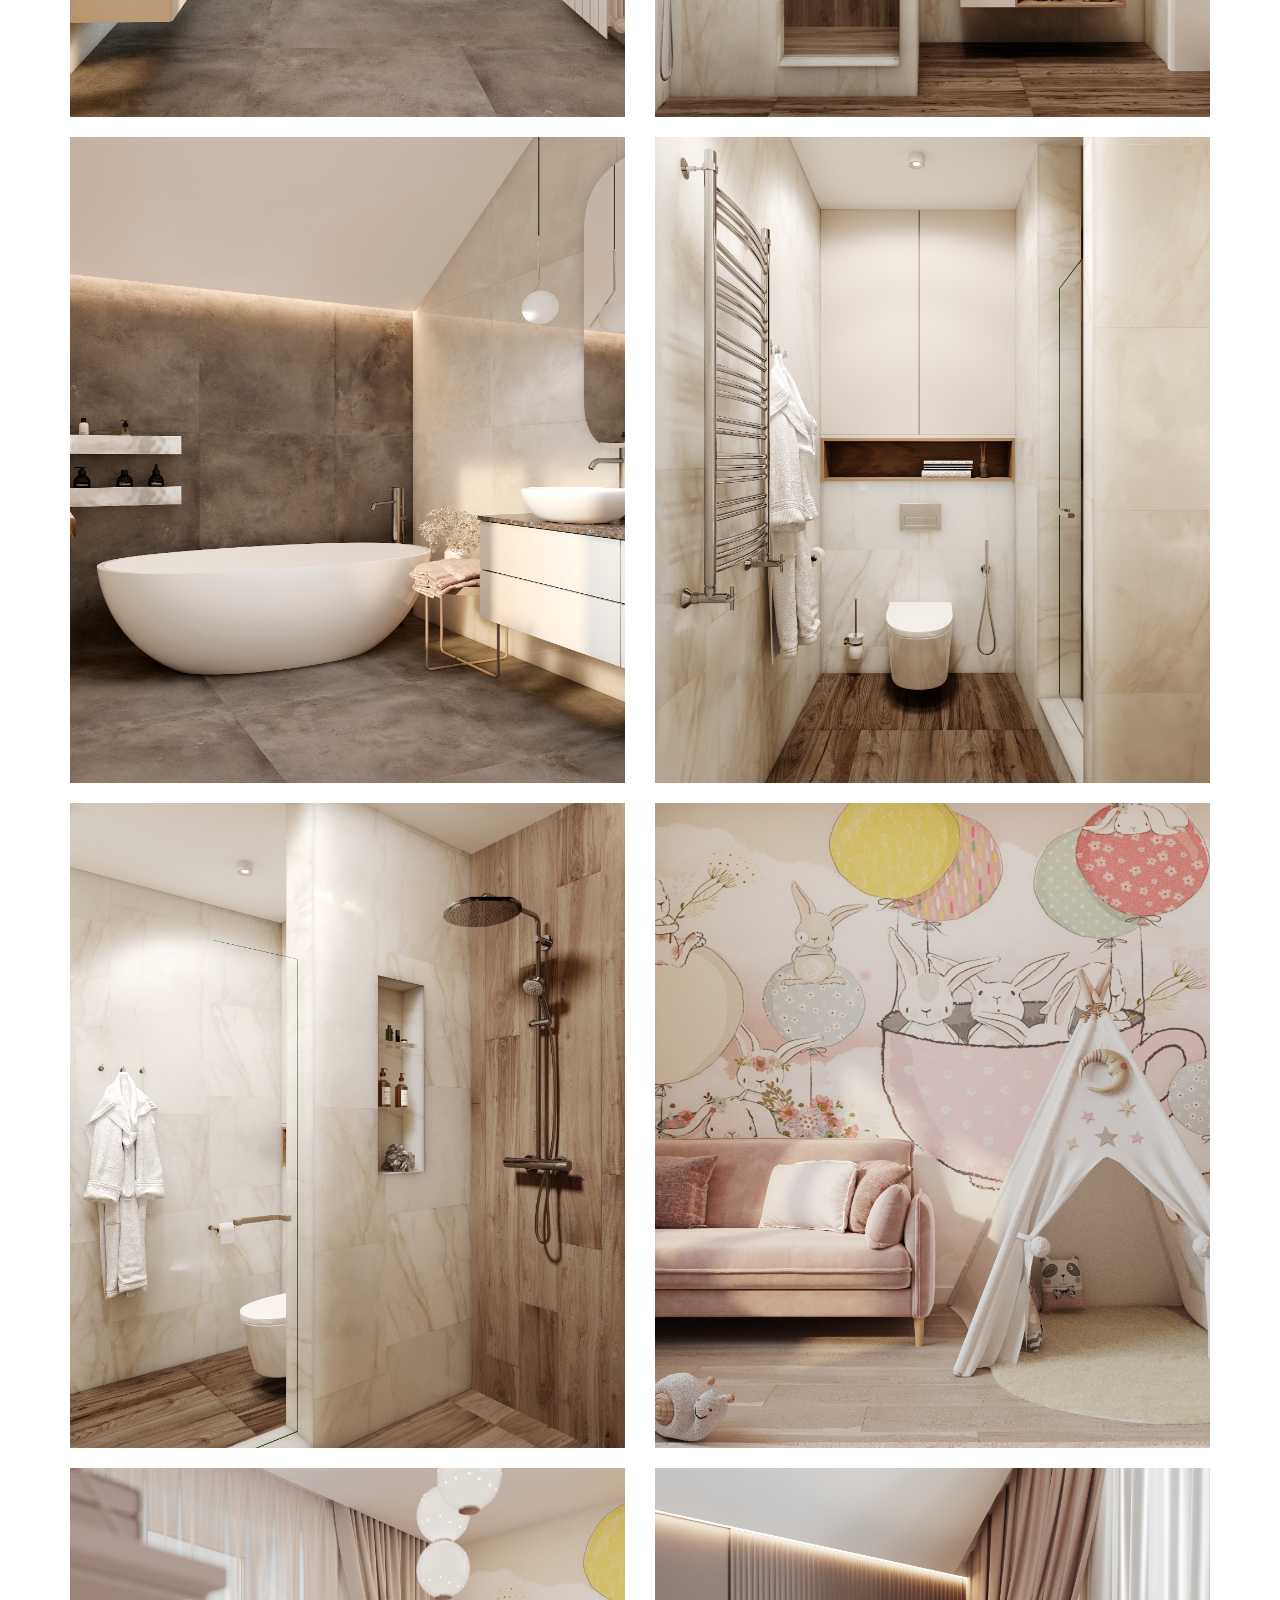
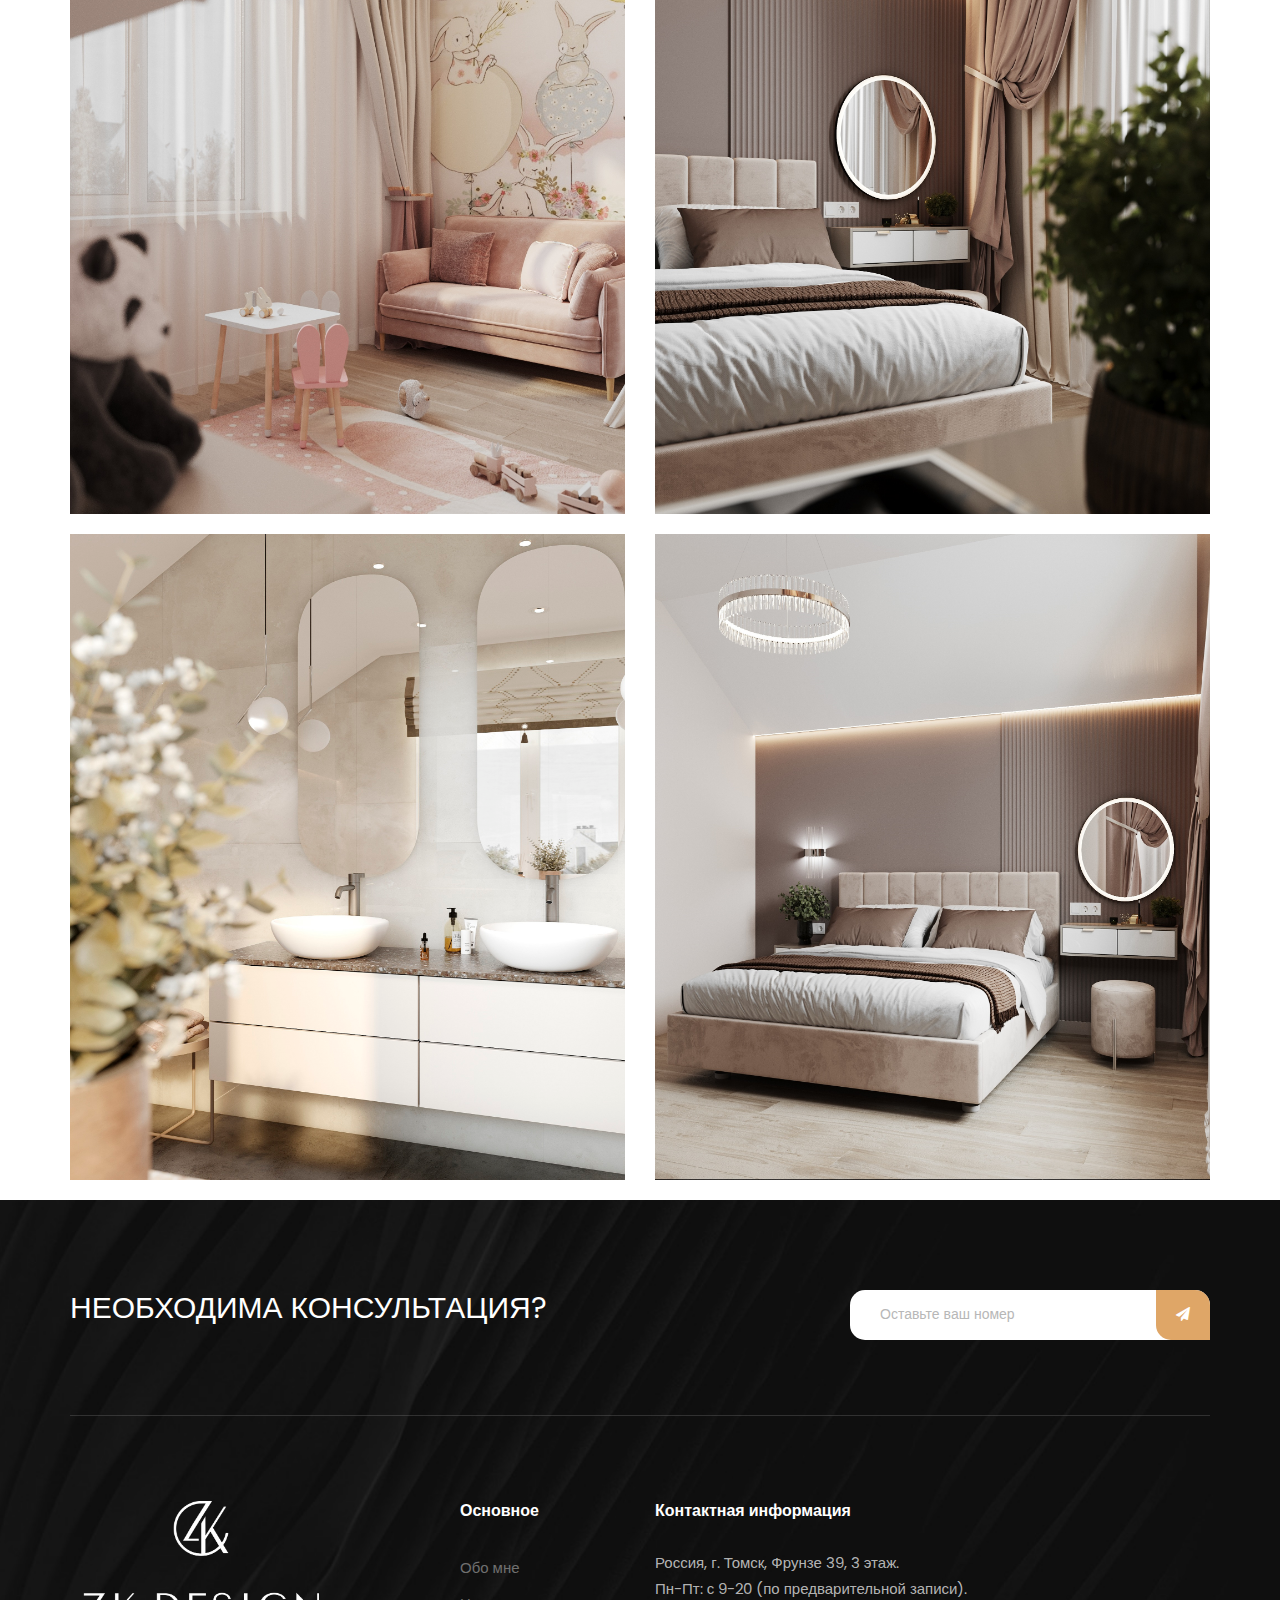
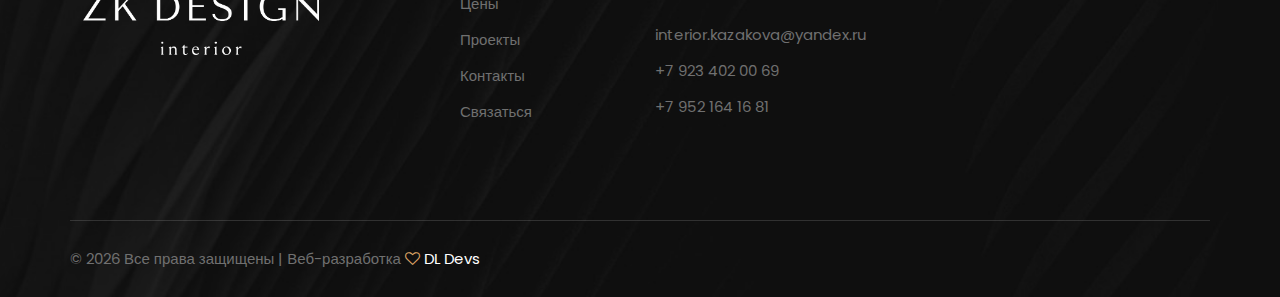
<file: pr_3.html>
<!DOCTYPE html>
<html lang="ru">
<head>
        <meta charset="UTF-8">
        <meta name="viewport" content="width=device-width, initial-scale=1.0">
        <meta http-equiv="X-UA-Compatible" content="ie=edge">
        <link rel="shortcut icon" type="image/x-icon" href="img/favicon.png">
        <title>ZK-DESIGN Interior || Студия дизайна интерьера</title>
        <meta name="description" content="Основное направление деятельности дизайн студии- это разработка проекта интерьера
        и его полная реализация. Объединю в интерьере Ваши мечты со своим опытом и
        профессионализмом." />
        <meta name="keywords" content="Дизайн интерьера, студия дизайна, Томск, дизайн квартиры, архитектура." />
        <meta property='article:author' content='GiraffeWeb' />
        <meta name="robots" content="index, follow" />
    
        <!-- Google Font GiraffeWeb -->
        <link href="https://fonts.googleapis.com/css2?family=Poppins:wght@300;400;500;600;700;800;900&display=swap"
        rel="stylesheet">
        <link href="https://fonts.googleapis.com/css2?family=Aldrich&display=swap" rel="stylesheet">
    
        <!-- CSS Styles GiraffeWeb -->
        <link rel="stylesheet" href="css/bootstrap.min.css" type="text/css">
        <link rel="stylesheet" href="css/font-awesome.min.css" type="text/css">
        <link rel="stylesheet" href="css/elegant-icons.css" type="text/css">
        <link rel="stylesheet" href="css/owl.carousel.min.css" type="text/css">
        <link rel="stylesheet" href="css/slicknav.min.css" type="text/css">
        <link rel="stylesheet" href="css/slick.css" type="text/css">
        <link rel="stylesheet" href="css/style.css" type="text/css">
    </head>

<body>
    <!-- Page Preloder
    <div id="preloder">
        <div class="loader"></div>
    </div>
    -->

    <!-- Menu GiraffeWeb -->
    <div class="offcanvas-menu-overlay"></div>
    <div class="offcanvas-menu-wrapper">
        <div class="offcanvas__logo">
            <a href="index.html"><img src="img/zk.png" width="50%" alt=""></a>
        </div>
        <div id="mobile-menu-wrap"></div>
        <div class="offcanvas__widget">
            <span style='font-family: "Poppins", sans-serif;'>Появились вопросы?</span>
            <h4><a href='tel:+79234020069;' style='text-decoration: none;color: rgb(223, 166, 103);font-family: "Poppins", sans-serif;'>+7 923 402 00 69</a></h4>
        </div>
    </div>

    <!-- Header GiraffeWeb -->
    <header class="header">
        <div class="container-fluid">
            <div class="row">
                <div class="col-lg-3">
                    <div class="header__logo" style='text-align: center;'>
                        <a href="index.html"><img src="img/zk.png" width="50%" alt=""></a>
                    </div>
                </div>
                <div class="col-lg-6">
                    <nav class="header__menu mobile-menu">
                        <ul>
                            <li><a href="index.html#about">Обо мне</a></li>
                                <li><a href="index.html#services">Цены</a></li>
                                <li class="active"><a href="index.html#projects">Проекты</a></li>
                                <li><a href="index.html#connect">Контакты</a></li>
                                <li><a href="contact.html">Связаться</a></li>
                            </ul>
                    </nav>
                </div>
                <div class="col-lg-3">
                    <div class="header__widget">
                        <span style='color:white;'>Появились вопросы?</span>
                        <h4><a href='tel:+79234020069;' style='text-decoration: none;color: rgb(223, 166, 103);'>+7 923 402 00 69</a></h4>
                    </div>
                </div>
            </div>
            <div class="canvas__open"><i class="fa fa-bars"></i></div>
        </div>
    </header>

    <!-- Information Project GiraffeWeb -->
    <div class="breadcrumb-option spad set-bg" data-setbg="img/breadcrumb-bg.jpg">
        <div class="container">
            <div class="row">
                <div class="col-lg-12 text-center" style='padding-top: 20px;'>
                    <div class="breadcrumb__text">
                        <h2 style='text-transform: none;font-size: 22px;'>п. Корнилово</h2>
                        <h2 style='text-transform: none;font-size: 22px;'>2022 г.</h2>
                    </div>
                </div>
            </div>
        </div>
    </div>

    <!-- Project GiraffeWeb -->
    <section class="project-page spad">
        <div class="container">
            <div class="row">
                <div class="col-lg-6 col-md-6 col-sm-6">
                    <div class="project__item">
                        <img src="img/project/pr_3/1.jpg" alt="">
                    </div>
                </div>
                <div class="col-lg-6 col-md-6 col-sm-6">
                    <div class="project__item">
                        <img src="img/project/pr_3/2.jpg" alt="">
                    </div>
                </div>
                <div class="col-lg-6 col-md-6 col-sm-6">
                    <div class="project__item">
                        <img src="img/project/pr_3/3.jpg" alt="">
                    </div>
                </div>
                <div class="col-lg-6 col-md-6 col-sm-6">
                    <div class="project__item">
                        <img src="img/project/pr_3/4.jpg" alt="">
                    </div>
                </div>
                <div class="col-lg-6 col-md-6 col-sm-6">
                    <div class="project__item">
                        <img src="img/project/pr_3/5.jpg" alt="">
                    </div>
                </div>
                <div class="col-lg-6 col-md-6 col-sm-6">
                    <div class="project__item">
                        <img src="img/project/pr_3/6.jpg" alt="">
                    </div>
                </div>
                <div class="col-lg-6 col-md-6 col-sm-6">
                    <div class="project__item">
                        <img src="img/project/pr_3/7.jpg" alt="">
                    </div>
                </div>
                <div class="col-lg-6 col-md-6 col-sm-6">
                    <div class="project__item">
                        <img src="img/project/pr_3/8.jpg" alt="">
                    </div>
                </div>
                <div class="col-lg-6 col-md-6 col-sm-6">
                    <div class="project__item">
                        <img src="img/project/pr_3/9.jpg" alt="">
                    </div>
                </div>
                <div class="col-lg-6 col-md-6 col-sm-6">
                    <div class="project__item">
                        <img src="img/project/pr_3/10.jpg" alt="">
                    </div>
                </div>
                <div class="col-lg-6 col-md-6 col-sm-6">
                    <div class="project__item">
                        <img src="img/project/pr_3/11.jpg" alt="">
                    </div>
                </div>
                <div class="col-lg-6 col-md-6 col-sm-6">
                    <div class="project__item">
                        <img src="img/project/pr_3/12.jpg" alt="">
                    </div>
                </div>
                <div class="col-lg-6 col-md-6 col-sm-6">
                    <div class="project__item">
                        <img src="img/project/pr_3/13.jpg" alt="">
                    </div>
                </div>
                <div class="col-lg-6 col-md-6 col-sm-6">
                    <div class="project__item">
                        <img src="img/project/pr_3/14.jpg" alt="">
                    </div>
                </div>
                <div class="col-lg-6 col-md-6 col-sm-6">
                    <div class="project__item">
                        <img src="img/project/pr_3/15.jpg" alt="">
                    </div>
                </div>
                <div class="col-lg-6 col-md-6 col-sm-6">
                    <div class="project__item">
                        <img src="img/project/pr_3/16.jpg" alt="">
                    </div>
                </div>
                <div class="col-lg-6 col-md-6 col-sm-6">
                    <div class="project__item">
                        <img src="img/project/pr_3/17.jpg" alt="">
                    </div>
                </div>
                <div class="col-lg-6 col-md-6 col-sm-6">
                    <div class="project__item">
                        <img src="img/project/pr_3/18.jpg" alt="">
                    </div>
                </div>
                <div class="col-lg-6 col-md-6 col-sm-6">
                    <div class="project__item">
                        <img src="img/project/pr_3/19.jpg" alt="">
                    </div>
                </div>
                <div class="col-lg-6 col-md-6 col-sm-6">
                    <div class="project__item">
                        <img src="img/project/pr_3/20.jpg" alt="">
                    </div>
                </div>
                <div class="col-lg-6 col-md-6 col-sm-6">
                    <div class="project__item">
                        <img src="img/project/pr_3/21.jpg" alt="">
                    </div>
                </div>
                <div class="col-lg-6 col-md-6 col-sm-6">
                    <div class="project__item">
                        <img src="img/project/pr_3/22.jpg" alt="">
                    </div>
                </div>
            </div>
        </div>
    </section>

<!-- Footer GiraffeWeb -->
<footer class="footer set-bg" data-setbg="img/footer-bg.jpg" id='connect'>
    <div class="container">
        <div class="footer__top">
            <div class="row">
                <div class="col-lg-8 col-md-6">
                    <div class="footer__top__text">
                        <h2 style='font-size:30px;'>Необходима консультация?</h2>
                    </div>
                </div>
                <div class="col-lg-4 col-md-6">
                    <div class="footer__top__newslatter">
                        <form method="post" action="https://formspree.io/f/xwkdkjkl">
                            <input type="text" placeholder="Оставьте ваш номер" name='phone_project_page' style='border-radius: 15px;'>
                            <button type="submit" style='border-radius: 0 15px 0 15px;'><i class="fa fa-send"></i></button>
                        </form>
                    </div>
                </div>
            </div>
        </div>
        <div class="row">
            <div class="col-lg-3 col-md-6 col-sm-6">
                <div class="footer__about">
                    <div class="footer__logo">
                        <a href="index.html" style='text-align: center;'><img src="img/zk.png" alt="" width='90%'></a>
                    </div>
                </div>
            </div>
            <div class="col-lg-2 offset-lg-1 col-md-3 col-sm-6">
                <div class="footer__widget">
                    <h6>Основное</h6>
                    <ul>
                        <li><a href="index.html#about" style='color:#707070'>Обо мне</a></li>
                        <li><a href="index.html#services" style='color:#707070'>Цены</a></li>
                        <li><a href="index.html#projects" style='color:#707070'>Проекты</a></li>
                        <li><a href="index.html#connect" style='color:#707070'>Контакты</a></li>
                        <li><a href="contact.html" style='color:#707070'>Связаться</a></li>
                    </ul>
                </div>
            </div>
            <div class="col-lg-4 col-md-6 col-sm-6">
                <div class="footer__widget">
                    <h6>Контактная информация</h6>
                    <p style='color:#cfcfcfde'>Россия, г. Томск, Фрунзе 39, 3 этаж. <br />Пн-Пт: с 9-20 (по предварительной записи).</p>
                    <ul>
                        <li><a href="mailto:interior.kazakova@yandex.ru" style='color:#707070'>interior.kazakova@yandex.ru</a></li>
                        <li><a href="tel:+79234020069" style='color:#707070'>+7 923 402 00 69</a></li>
                        <li><a href="tel:+79521641681" style='color:#707070'>+7 952 164 16 81</a></li>
                    </ul>
                </div>
            </div>
        </div>
        <div class="copyright">
            <div class="row">
                <div class="col-lg-8 col-md-7">
                    <div class="copyright__text">
                        <p> © <script>
                            document.write(new Date().getFullYear());
                        </script> Все права защищены | Веб-разработка <i class="fa fa-heart-o"
                        aria-hidden="true"></i> <a href="https://dldevs.ru"
                        target="_blank">DL Devs</a>
                    </p>
                </div>
            </div>
        </div>
    </div>
</div>
</footer>
<!-- JS GiraffeWeb -->
<script src="js/jquery-3.3.1.min.js"></script>
<script src="js/bootstrap.min.js"></script>
<script src="js/jquery.slicknav.js"></script>
<script src="js/owl.carousel.min.js"></script>
<script src="js/slick.min.js"></script>
<script src="js/main.js"></script>
<script src="js/click.js"></script>
</body>
</html>
</file>
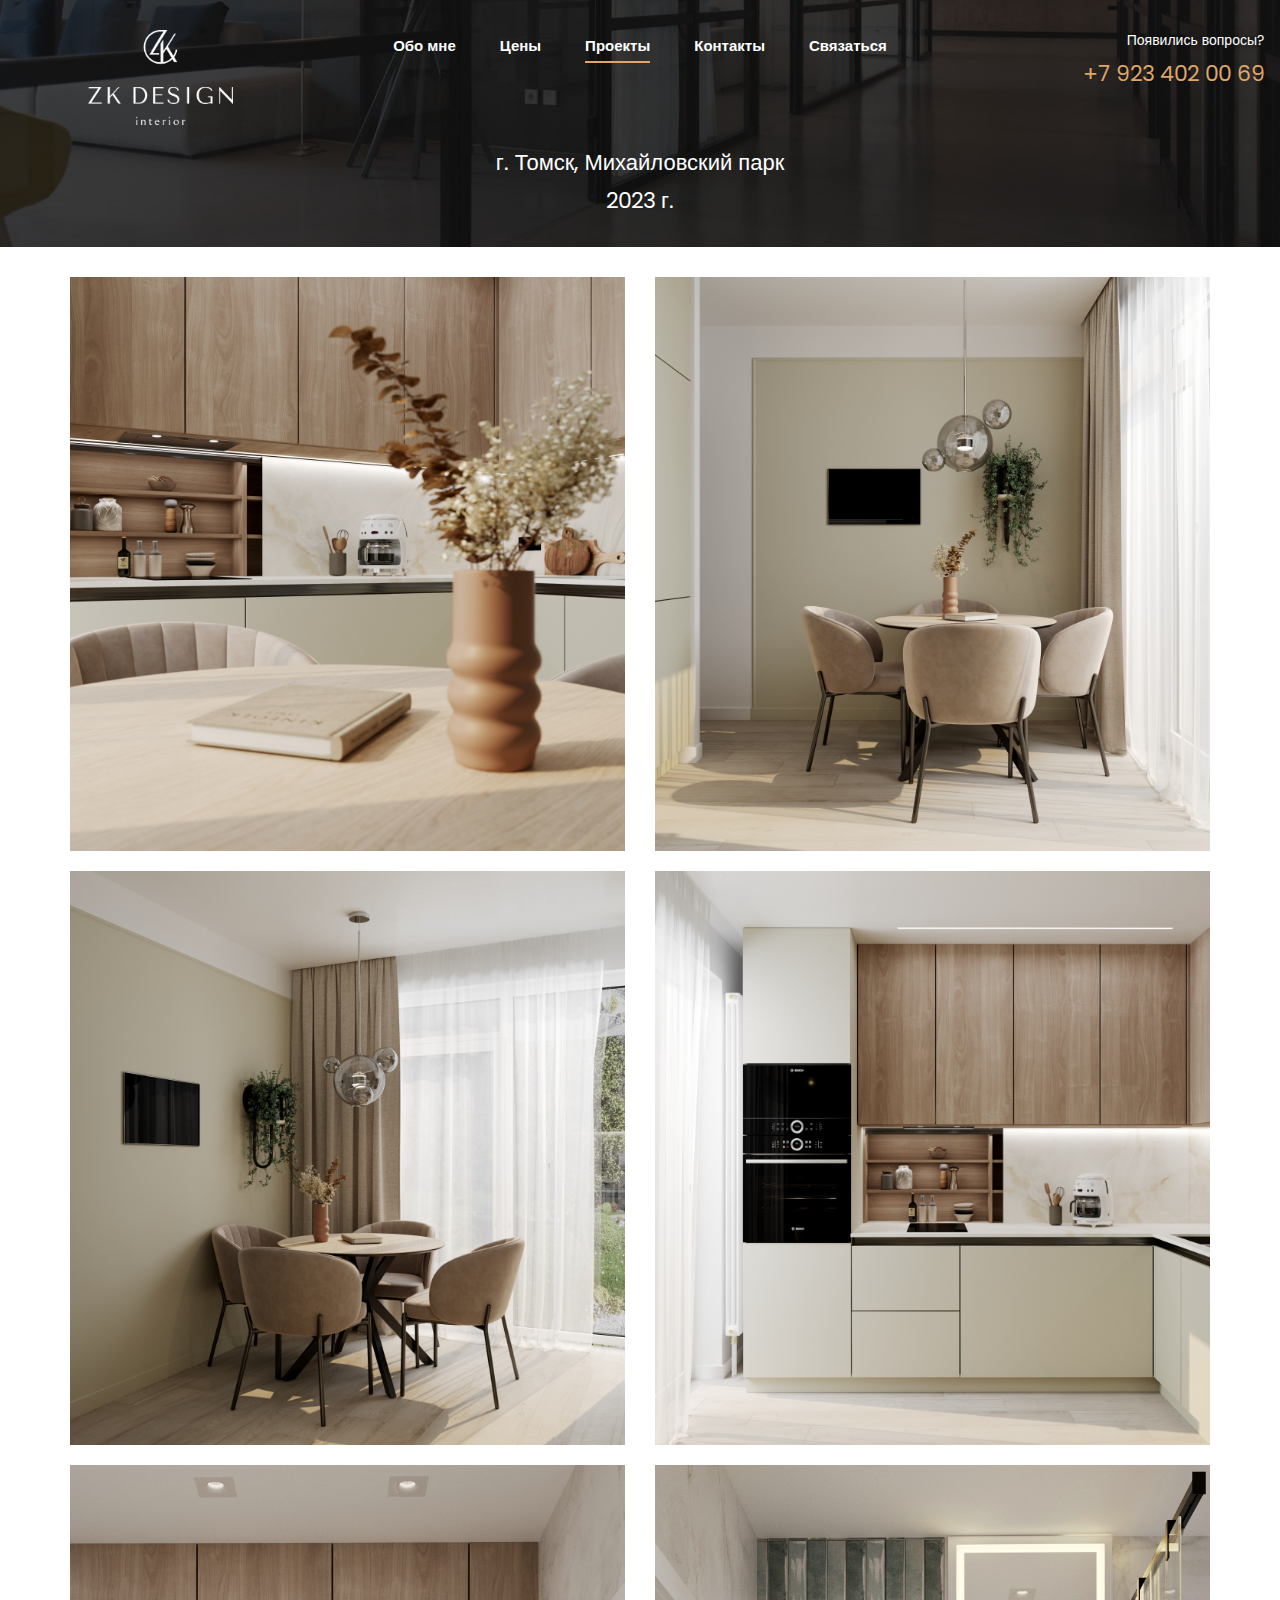
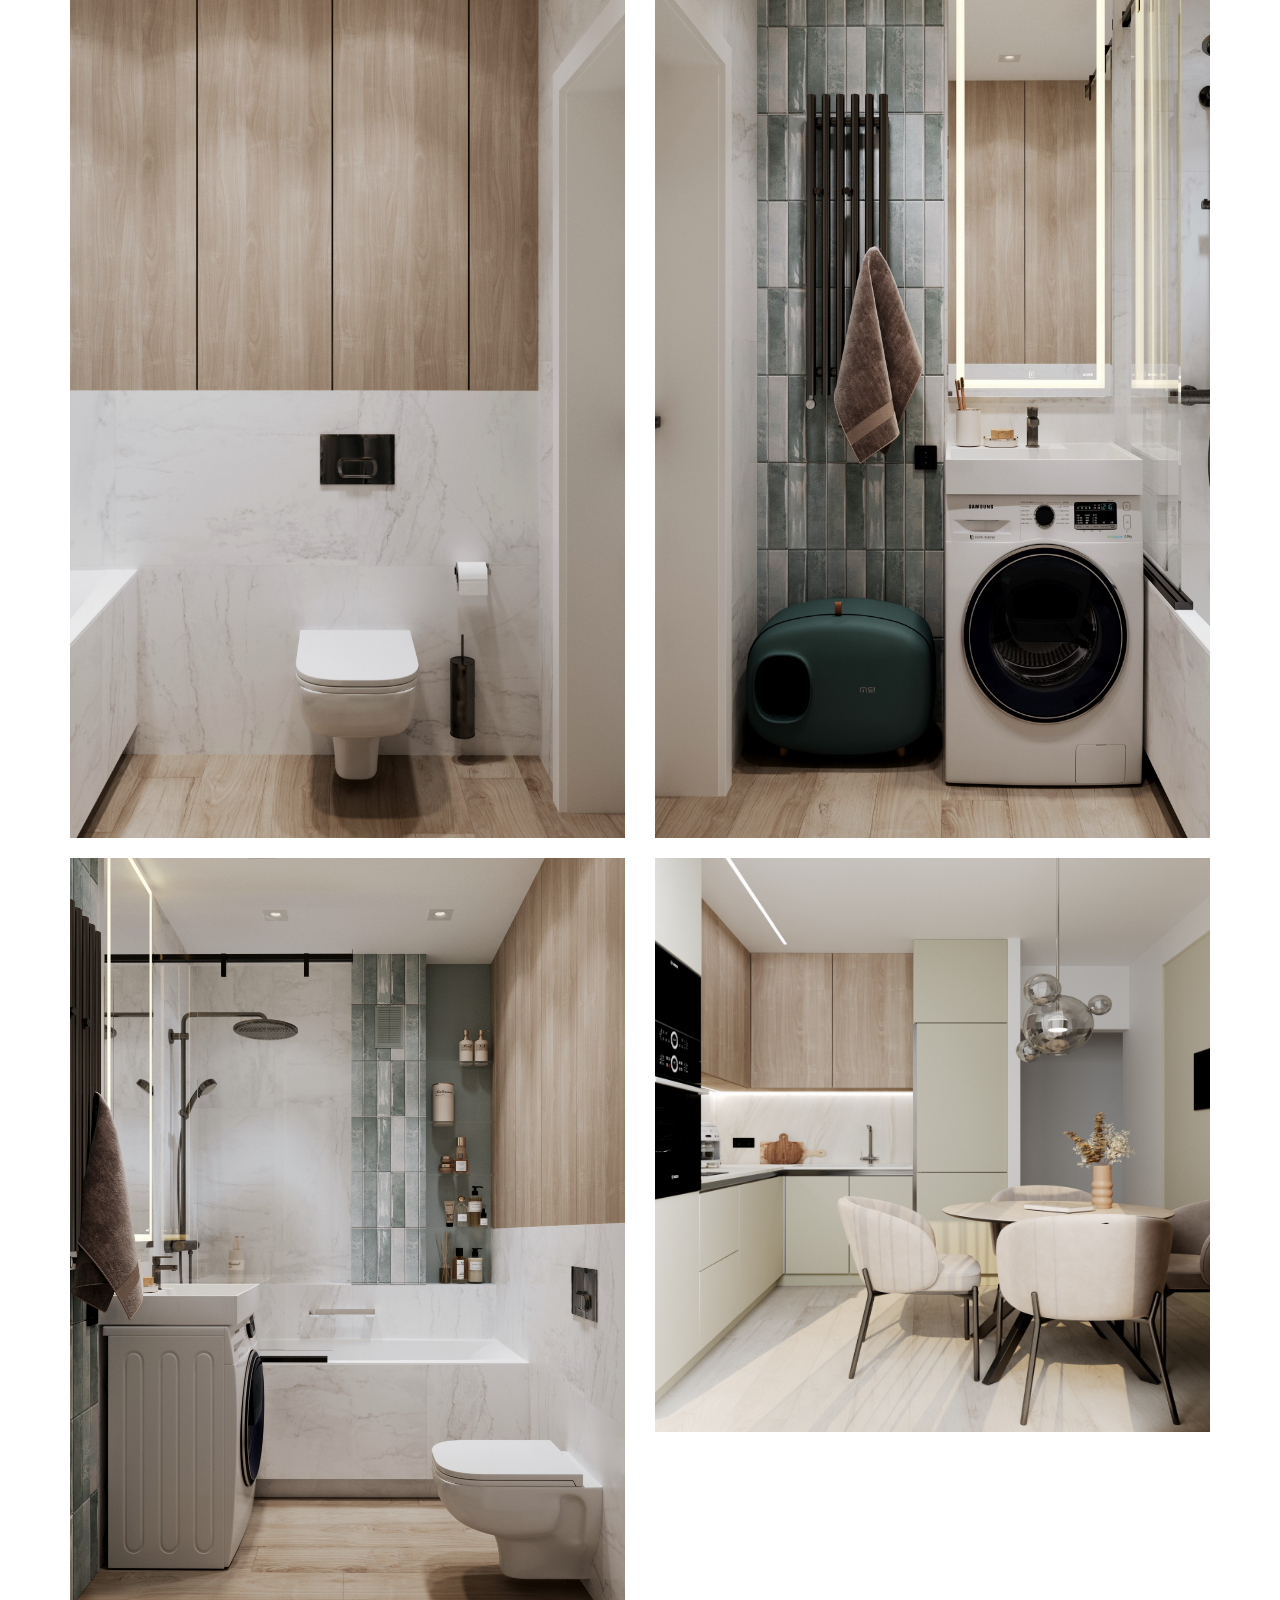
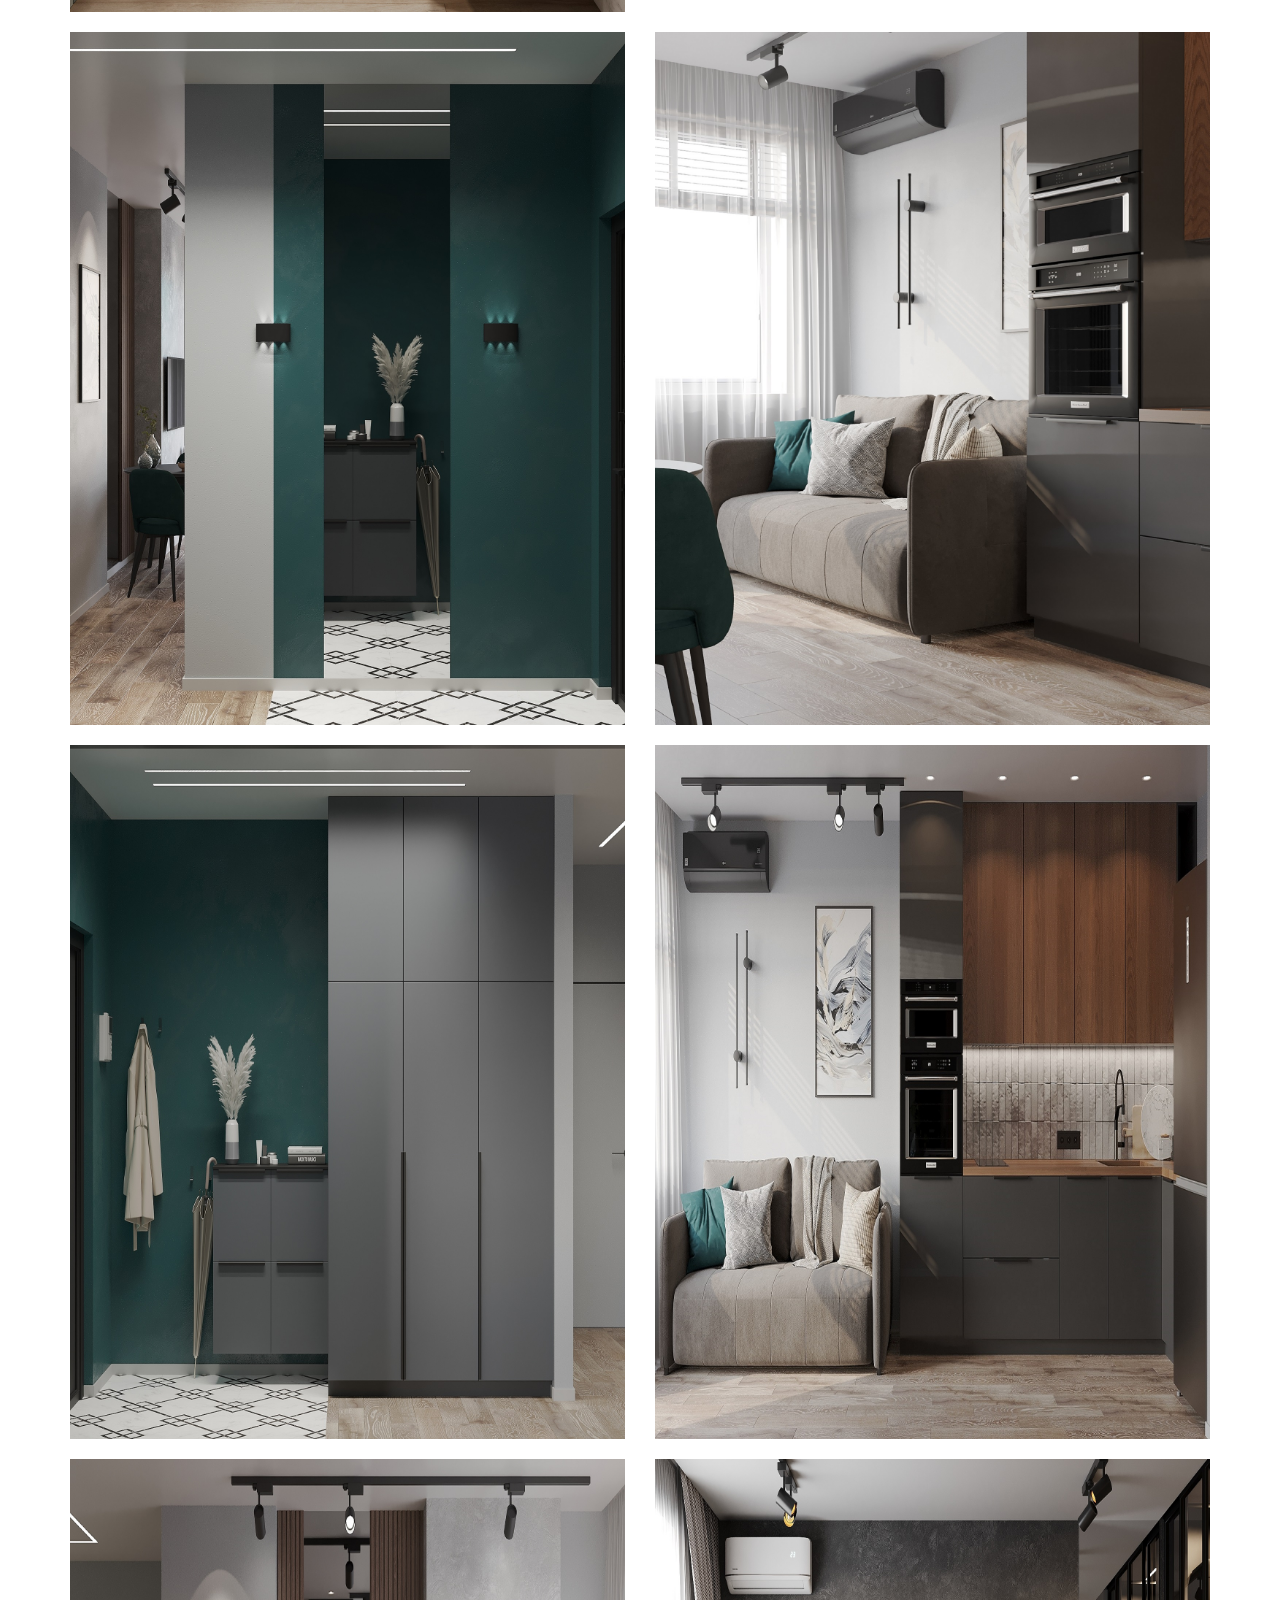
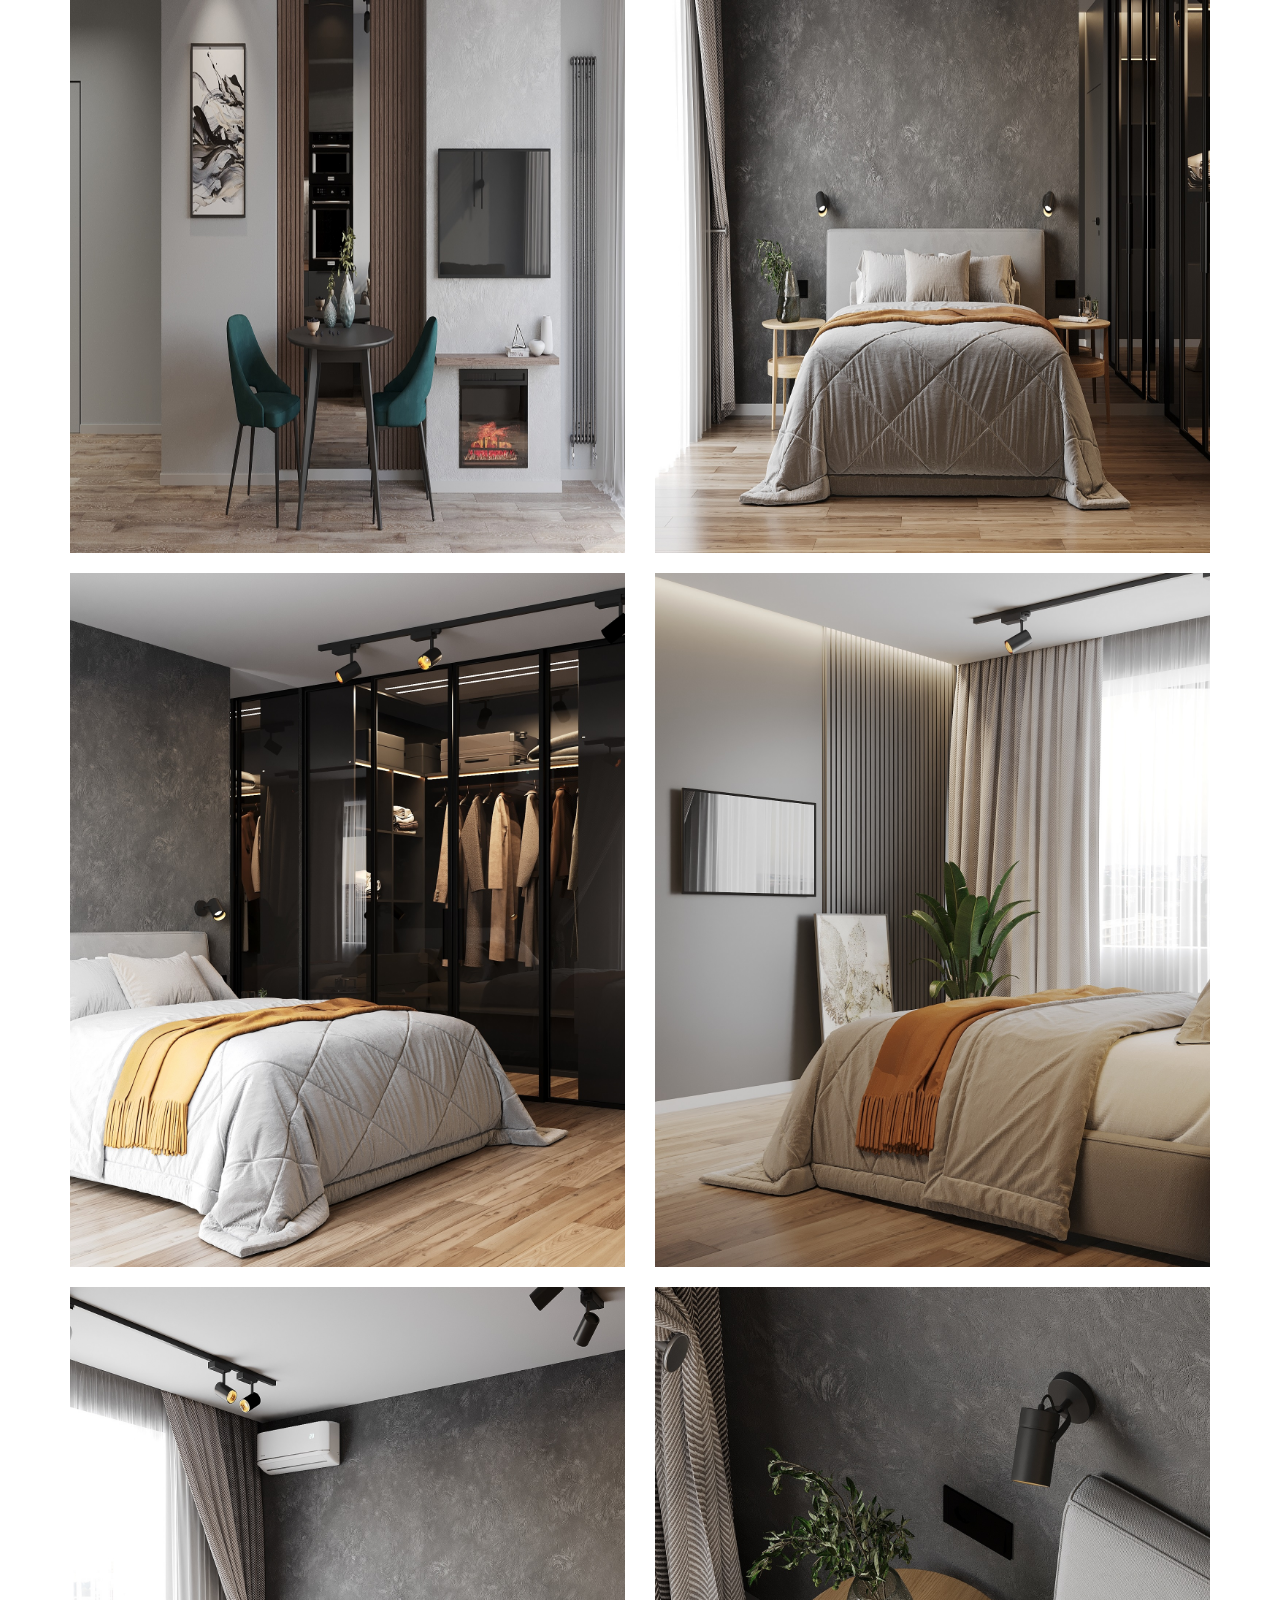
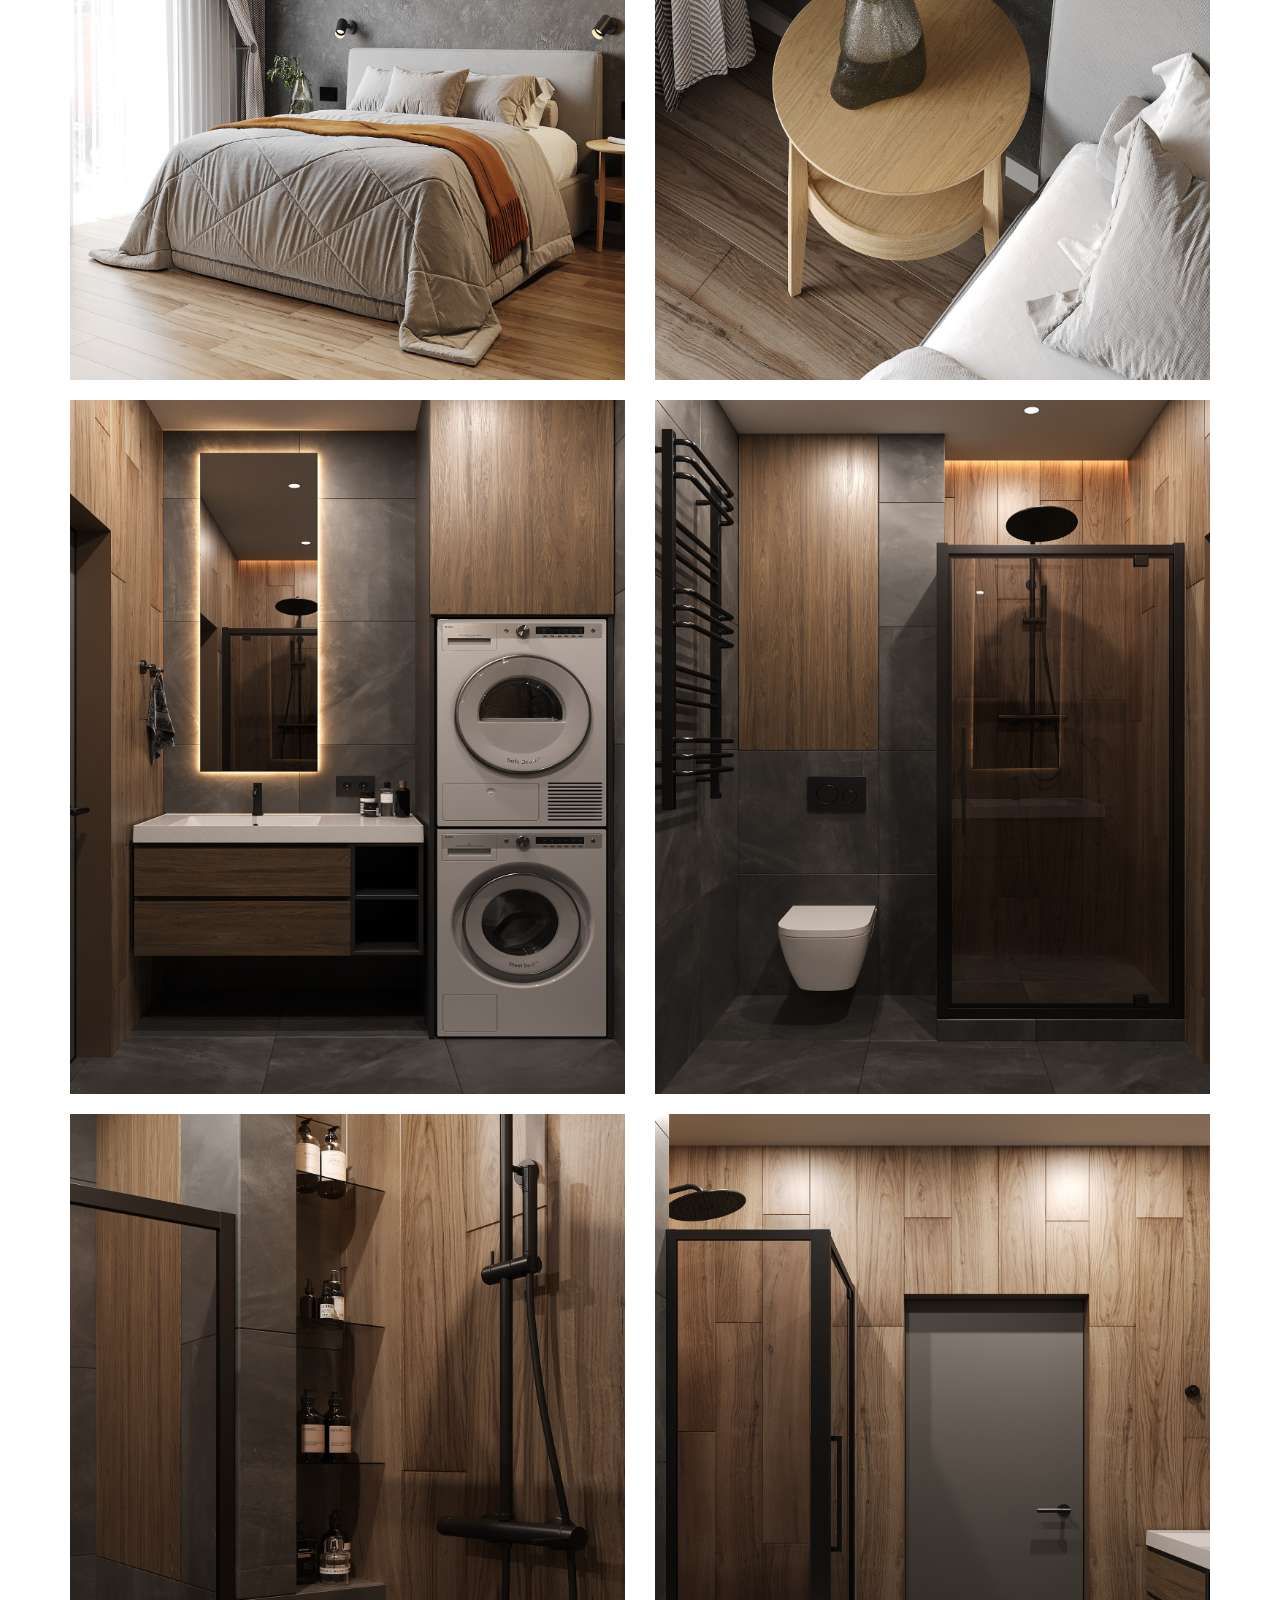
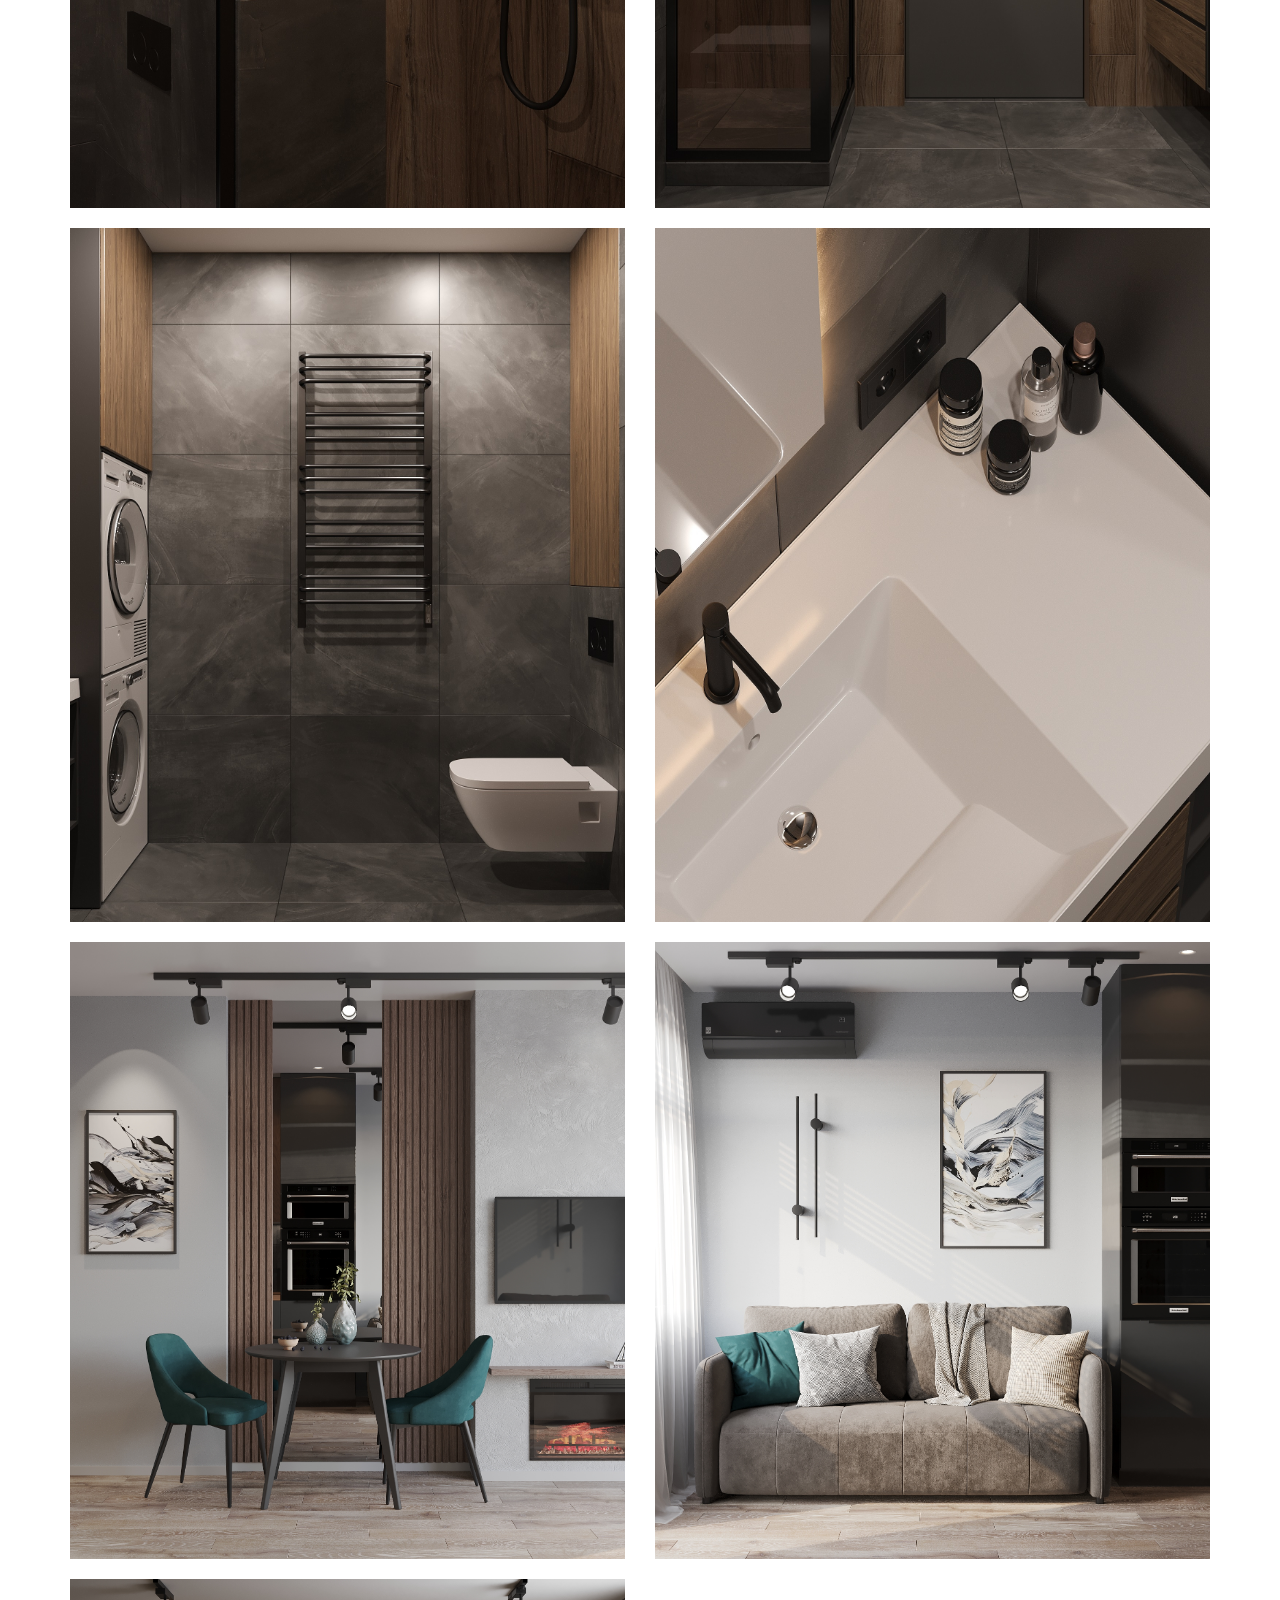
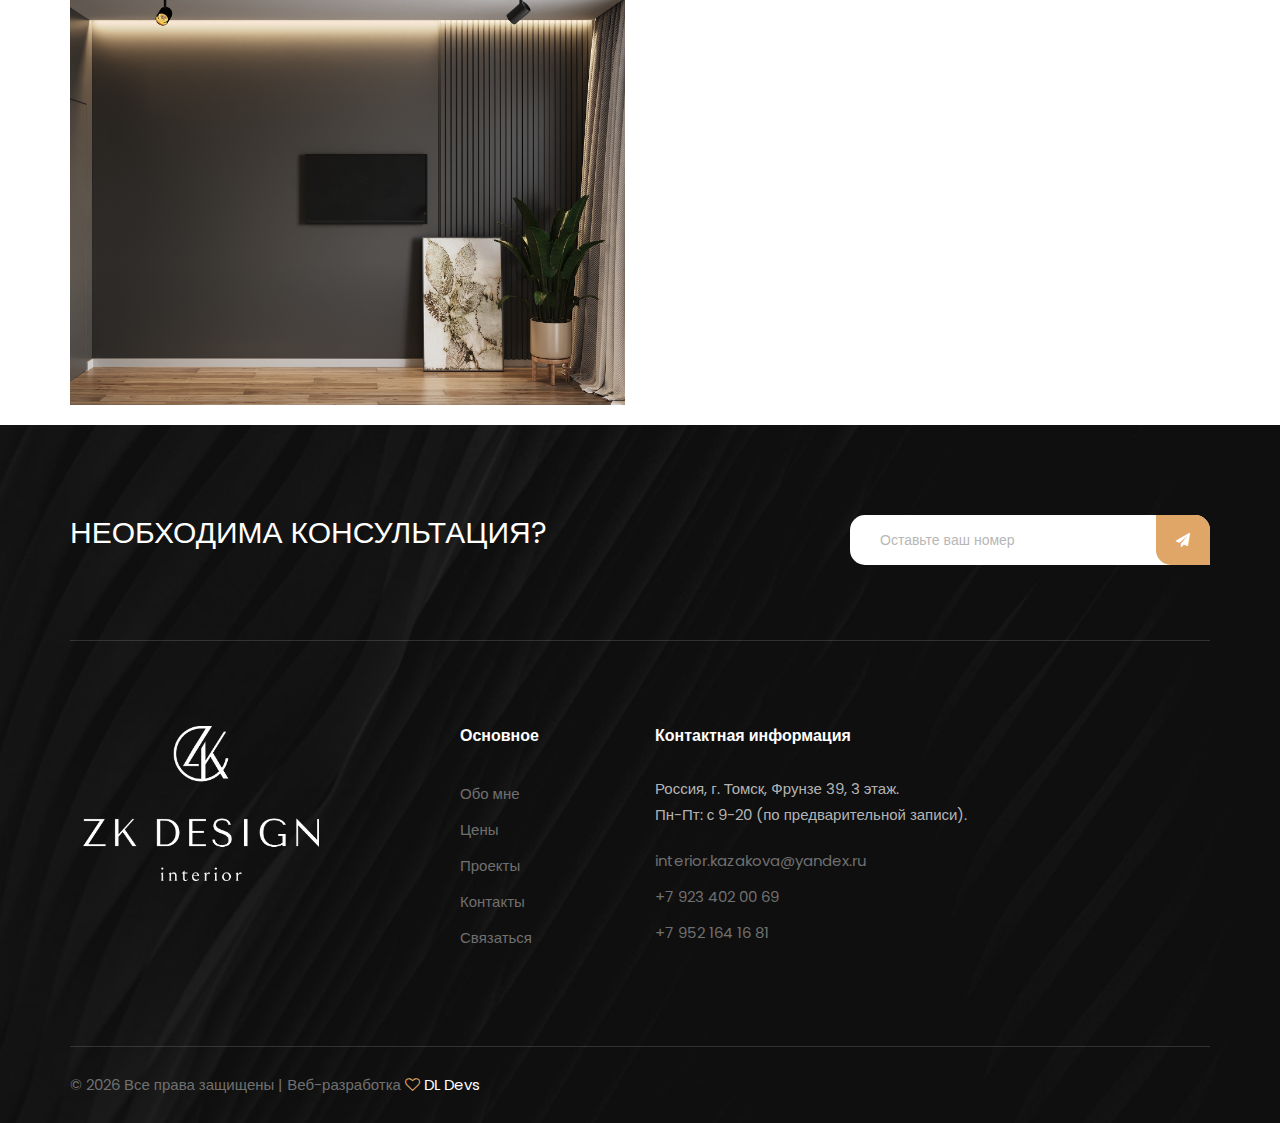
<file: pr_5.html>
<!DOCTYPE html>
<html lang="ru">
    <head>
        <meta charset="UTF-8">
        <meta name="viewport" content="width=device-width, initial-scale=1.0">
        <meta http-equiv="X-UA-Compatible" content="ie=edge">
        <link rel="shortcut icon" type="image/x-icon" href="img/favicon.png">
        <title>ZK-DESIGN Interior || Студия дизайна интерьера</title>
        <meta name="description" content="Основное направление деятельности дизайн студии- это разработка проекта интерьера
        и его полная реализация. Объединю в интерьере Ваши мечты со своим опытом и
        профессионализмом." />
        <meta name="keywords" content="Дизайн интерьера, студия дизайна, Томск, дизайн квартиры, архитектура." />
        <meta property='article:author' content='GiraffeWeb' />
        <meta name="robots" content="index, follow" />
    
        <!-- Google Font GiraffeWeb -->
        <link href="https://fonts.googleapis.com/css2?family=Poppins:wght@300;400;500;600;700;800;900&display=swap"
        rel="stylesheet">
        <link href="https://fonts.googleapis.com/css2?family=Aldrich&display=swap" rel="stylesheet">
    
        <!-- CSS Styles GiraffeWeb -->
        <link rel="stylesheet" href="css/bootstrap.min.css" type="text/css">
        <link rel="stylesheet" href="css/font-awesome.min.css" type="text/css">
        <link rel="stylesheet" href="css/elegant-icons.css" type="text/css">
        <link rel="stylesheet" href="css/owl.carousel.min.css" type="text/css">
        <link rel="stylesheet" href="css/slicknav.min.css" type="text/css">
        <link rel="stylesheet" href="css/slick.css" type="text/css">
        <link rel="stylesheet" href="css/style.css" type="text/css">
    </head>

<body>
    <!-- Page Preloder
    <div id="preloder">
        <div class="loader"></div>
    </div>
    -->

    <!-- Menu GiraffeWeb -->
    <div class="offcanvas-menu-overlay"></div>
    <div class="offcanvas-menu-wrapper">
        <div class="offcanvas__logo">
            <a href="index.html"><img src="img/zk.png" width="50%" alt=""></a>
        </div>
        <div id="mobile-menu-wrap"></div>
        <div class="offcanvas__widget">
            <span style='font-family: "Poppins", sans-serif;'>Появились вопросы?</span>
            <h4><a href='tel:+79234020069;' style='text-decoration: none;color: rgb(223, 166, 103);font-family: "Poppins", sans-serif;'>+7 923 402 00 69</a></h4>
        </div>
    </div>

    <!-- Header GiraffeWeb -->
    <header class="header">
        <div class="container-fluid">
            <div class="row">
                <div class="col-lg-3">
                    <div class="header__logo" style='text-align: center;'>
                        <a href="index.html"><img src="img/zk.png" width="50%" alt=""></a>
                    </div>
                </div>
                <div class="col-lg-6">
                    <nav class="header__menu mobile-menu">
                        <ul>
                            <li><a href="index.html#about">Обо мне</a></li>
                                <li><a href="index.html#services">Цены</a></li>
                                <li class="active"><a href="index.html#projects">Проекты</a></li>
                                <li><a href="index.html#connect">Контакты</a></li>
                                <li><a href="contact.html">Связаться</a></li>
                            </ul>
                    </nav>
                </div>
                <div class="col-lg-3">
                    <div class="header__widget">
                        <span style='color:white;'>Появились вопросы?</span>
                        <h4><a href='tel:+79234020069;' style='text-decoration: none;color: rgb(223, 166, 103);'>+7 923 402 00 69</a></h4>
                    </div>
                </div>
            </div>
            <div class="canvas__open"><i class="fa fa-bars"></i></div>
        </div>
    </header>

    <!-- Information Project GiraffeWeb -->
    <div class="breadcrumb-option spad set-bg" data-setbg="img/breadcrumb-bg.jpg">
        <div class="container">
            <div class="row">
                <div class="col-lg-12 text-center" style='padding-top: 20px;'>
                    <div class="breadcrumb__text">
                        <h2 style='text-transform: none;font-size: 22px;'>г. Томск, Михайловский парк</h2>
                        <h2 style='text-transform: none;font-size: 22px;'>2023 г.</h2>
                    </div>
                </div>
            </div>
        </div>
    </div>

    <!-- Project GiraffeWeb -->
    <section class="project-page spad">
        <div class="container">
            <div class="row">
                <div class="col-lg-6 col-md-6 col-sm-6">
                    <div class="project__item">
                        <img src="img/project/pr_1/1.jpg" alt="">
                    </div>
                </div>
                <div class="col-lg-6 col-md-6 col-sm-6">
                    <div class="project__item">
                        <img src="img/project/pr_1/2.jpg" alt="">
                    </div>
                </div>
                <div class="col-lg-6 col-md-6 col-sm-6">
                    <div class="project__item">
                        <img src="img/project/pr_1/3.jpg" alt="">
                    </div>
                </div>
                <div class="col-lg-6 col-md-6 col-sm-6">
                    <div class="project__item">
                        <img src="img/project/pr_1/4.jpg" alt="">
                    </div>
                </div>
                <div class="col-lg-6 col-md-6 col-sm-6">
                    <div class="project__item">
                        <img src="img/project/pr_1/5.jpg" alt="">
                    </div>
                </div>
                <div class="col-lg-6 col-md-6 col-sm-6">
                    <div class="project__item">
                        <img src="img/project/pr_1/6.jpg" alt="">
                    </div>
                </div>
                <div class="col-lg-6 col-md-6 col-sm-6">
                    <div class="project__item">
                        <img src="img/project/pr_1/7.jpg" alt="">
                    </div>
                </div>
                <div class="col-lg-6 col-md-6 col-sm-6">
                    <div class="project__item">
                        <img src="img/project/pr_1/8.jpg" alt="">
                    </div>
                </div>
                <div class="col-lg-6 col-md-6 col-sm-6">
                    <div class="project__item">
                        <img src="img/project/pr_1/9.jpg" alt="">
                    </div>
                </div>
                <div class="col-lg-6 col-md-6 col-sm-6">
                    <div class="project__item">
                        <img src="img/project/pr_1/10.jpg" alt="">
                    </div>
                </div>
                <div class="col-lg-6 col-md-6 col-sm-6">
                    <div class="project__item">
                        <img src="img/project/pr_1/11.jpg" alt="">
                    </div>
                </div>
                <div class="col-lg-6 col-md-6 col-sm-6">
                    <div class="project__item">
                        <img src="img/project/pr_1/12.jpg" alt="">
                    </div>
                </div>
                <div class="col-lg-6 col-md-6 col-sm-6">
                    <div class="project__item">
                        <img src="img/project/pr_1/13.jpg" alt="">
                    </div>
                </div>
                <div class="col-lg-6 col-md-6 col-sm-6">
                    <div class="project__item">
                        <img src="img/project/pr_1/14.jpg" alt="">
                    </div>
                </div>
                <div class="col-lg-6 col-md-6 col-sm-6">
                    <div class="project__item">
                        <img src="img/project/pr_1/15.jpg" alt="">
                    </div>
                </div>
                <div class="col-lg-6 col-md-6 col-sm-6">
                    <div class="project__item">
                        <img src="img/project/pr_1/16.jpg" alt="">
                    </div>
                </div>
                <div class="col-lg-6 col-md-6 col-sm-6">
                    <div class="project__item">
                        <img src="img/project/pr_1/17.jpg" alt="">
                    </div>
                </div>
                <div class="col-lg-6 col-md-6 col-sm-6">
                    <div class="project__item">
                        <img src="img/project/pr_1/18.jpg" alt="">
                    </div>
                </div>
                <div class="col-lg-6 col-md-6 col-sm-6">
                    <div class="project__item">
                        <img src="img/project/pr_1/19.jpg" alt="">
                    </div>
                </div>
                <div class="col-lg-6 col-md-6 col-sm-6">
                    <div class="project__item">
                        <img src="img/project/pr_1/20.jpg" alt="">
                    </div>
                </div>
                <div class="col-lg-6 col-md-6 col-sm-6">
                    <div class="project__item">
                        <img src="img/project/pr_1/21.jpg" alt="">
                    </div>
                </div>
                <div class="col-lg-6 col-md-6 col-sm-6">
                    <div class="project__item">
                        <img src="img/project/pr_1/22.jpg" alt="">
                    </div>
                </div>
                <div class="col-lg-6 col-md-6 col-sm-6">
                    <div class="project__item">
                        <img src="img/project/pr_1/23.jpg" alt="">
                    </div>
                </div>
                <div class="col-lg-6 col-md-6 col-sm-6">
                    <div class="project__item">
                        <img src="img/project/pr_1/24.jpg" alt="">
                    </div>
                </div>
                <div class="col-lg-6 col-md-6 col-sm-6">
                    <div class="project__item">
                        <img src="img/project/pr_1/25.jpg" alt="">
                    </div>
                </div>
                <div class="col-lg-6 col-md-6 col-sm-6">
                    <div class="project__item">
                        <img src="img/project/pr_1/26.jpg" alt="">
                    </div>
                </div>
                <div class="col-lg-6 col-md-6 col-sm-6">
                    <div class="project__item">
                        <img src="img/project/pr_1/27.jpg" alt="">
                    </div>
                </div>
            </div>
        </div>
    </section>

<!-- Footer GiraffeWeb -->
<footer class="footer set-bg" data-setbg="img/footer-bg.jpg" id='connect'>
    <div class="container">
        <div class="footer__top">
            <div class="row">
                <div class="col-lg-8 col-md-6">
                    <div class="footer__top__text">
                        <h2 style='font-size:30px;'>Необходима консультация?</h2>
                    </div>
                </div>
                <div class="col-lg-4 col-md-6">
                    <div class="footer__top__newslatter">
                        <form method="post" action="https://formspree.io/f/xwkdkjkl">
                            <input type="text" placeholder="Оставьте ваш номер" name='phone_project_page' style='border-radius: 15px;'>
                            <button type="submit" style='border-radius: 0 15px 0 15px;'><i class="fa fa-send"></i></button>
                        </form>
                    </div>
                </div>
            </div>
        </div>
        <div class="row">
            <div class="col-lg-3 col-md-6 col-sm-6">
                <div class="footer__about">
                    <div class="footer__logo">
                        <a href="index.html" style='text-align: center;'><img src="img/zk.png" alt="" width='90%'></a>
                    </div>
                </div>
            </div>
            <div class="col-lg-2 offset-lg-1 col-md-3 col-sm-6">
                <div class="footer__widget">
                    <h6>Основное</h6>
                    <ul>
                        <li><a href="index.html#about" style='color:#707070'>Обо мне</a></li>
                        <li><a href="index.html#services" style='color:#707070'>Цены</a></li>
                        <li><a href="index.html#projects" style='color:#707070'>Проекты</a></li>
                        <li><a href="index.html#connect" style='color:#707070'>Контакты</a></li>
                        <li><a href="contact.html" style='color:#707070'>Связаться</a></li>
                    </ul>
                </div>
            </div>
            <div class="col-lg-4 col-md-6 col-sm-6">
                <div class="footer__widget">
                    <h6>Контактная информация</h6>
                    <p style='color:#cfcfcfde'>Россия, г. Томск, Фрунзе 39, 3 этаж. <br />Пн-Пт: с 9-20 (по предварительной записи).</p>
                    <ul>
                        <li><a href="mailto:interior.kazakova@yandex.ru" style='color:#707070'>interior.kazakova@yandex.ru</a></li>
                        <li><a href="tel:+79234020069" style='color:#707070'>+7 923 402 00 69</a></li>
                        <li><a href="tel:+79521641681" style='color:#707070'>+7 952 164 16 81</a></li>
                    </ul>
                </div>
            </div>
        </div>
        <div class="copyright">
            <div class="row">
                <div class="col-lg-8 col-md-7">
                    <div class="copyright__text">
                        <p> © <script>
                            document.write(new Date().getFullYear());
                        </script> Все права защищены | Веб-разработка <i class="fa fa-heart-o"
                        aria-hidden="true"></i> <a href="https://dldevs.ru"
                        target="_blank">DL Devs</a>
                    </p>
                </div>
            </div>
        </div>
    </div>
</div>
</footer>
<!-- JS GiraffeWeb -->
<script src="js/jquery-3.3.1.min.js"></script>
<script src="js/bootstrap.min.js"></script>
<script src="js/jquery.slicknav.js"></script>
<script src="js/owl.carousel.min.js"></script>
<script src="js/slick.min.js"></script>
<script src="js/main.js"></script>
<script src="js/click.js"></script>
</body>
</html>
</file>
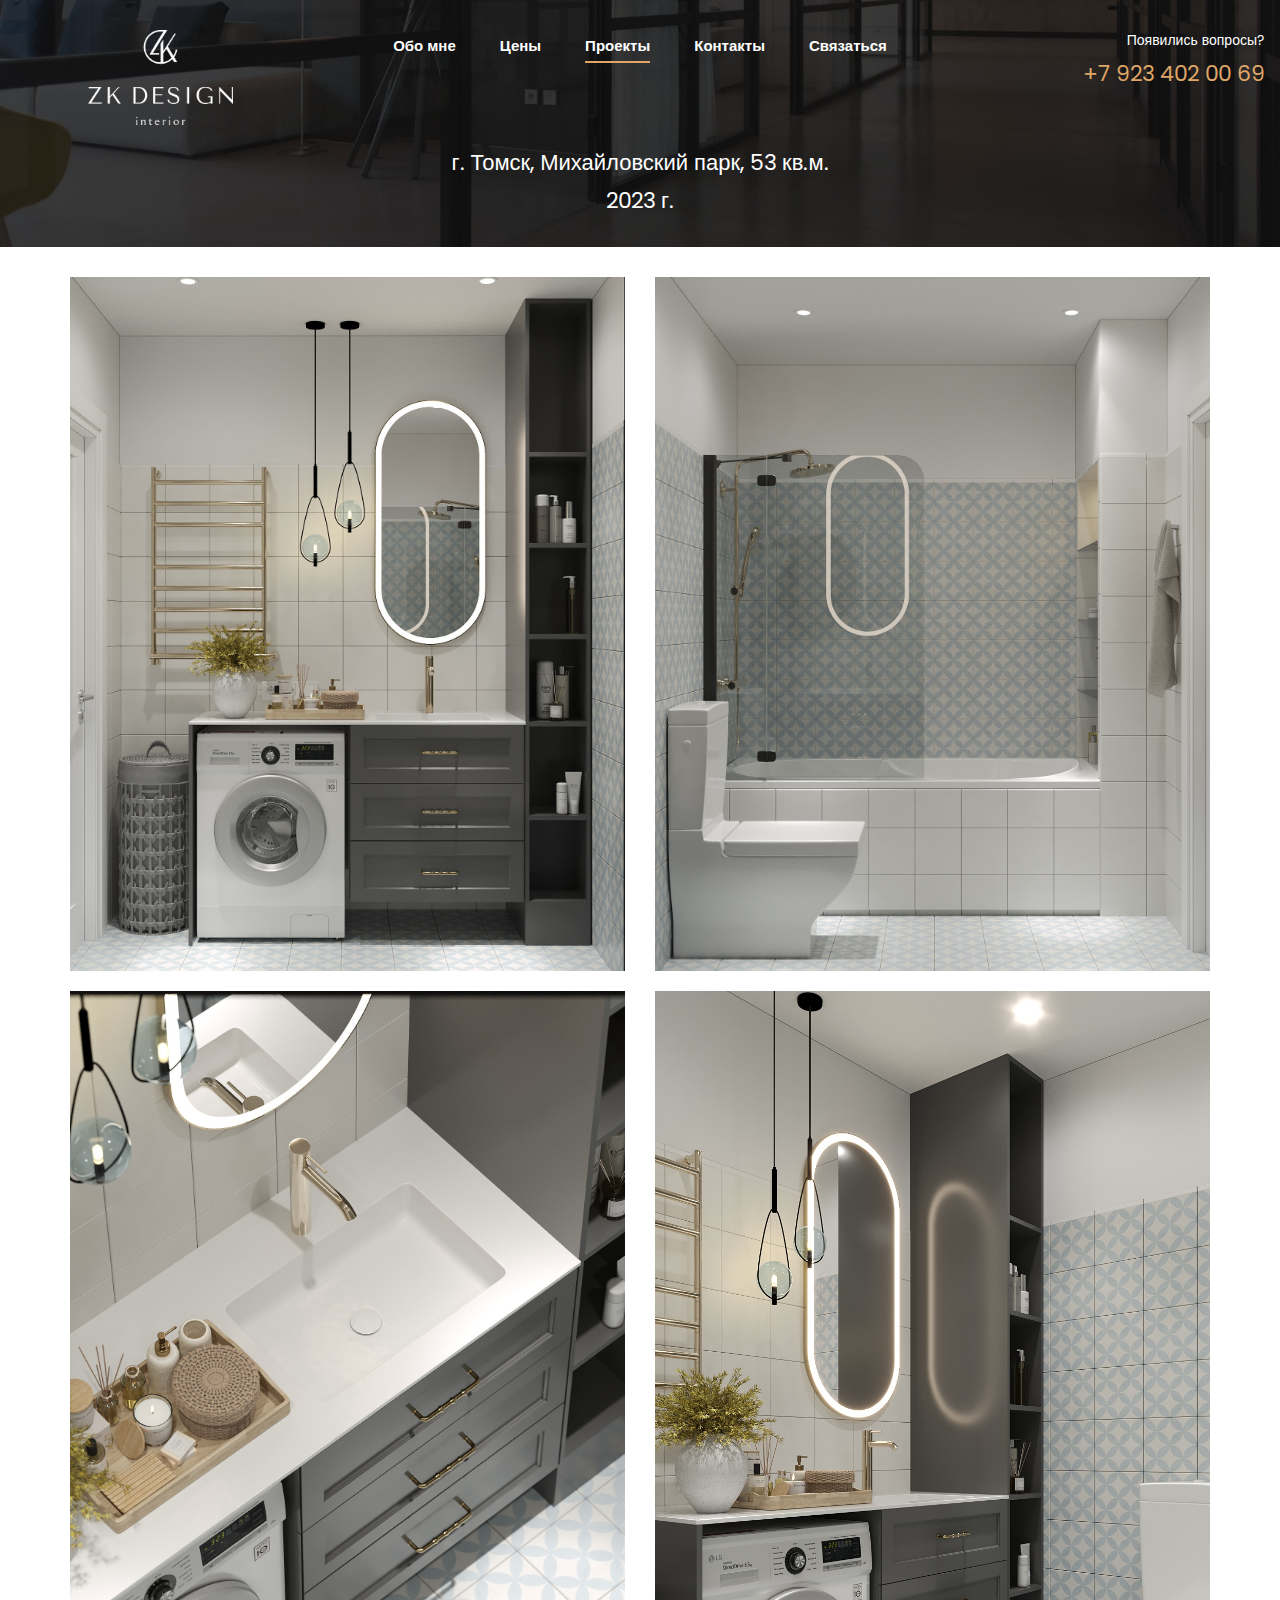
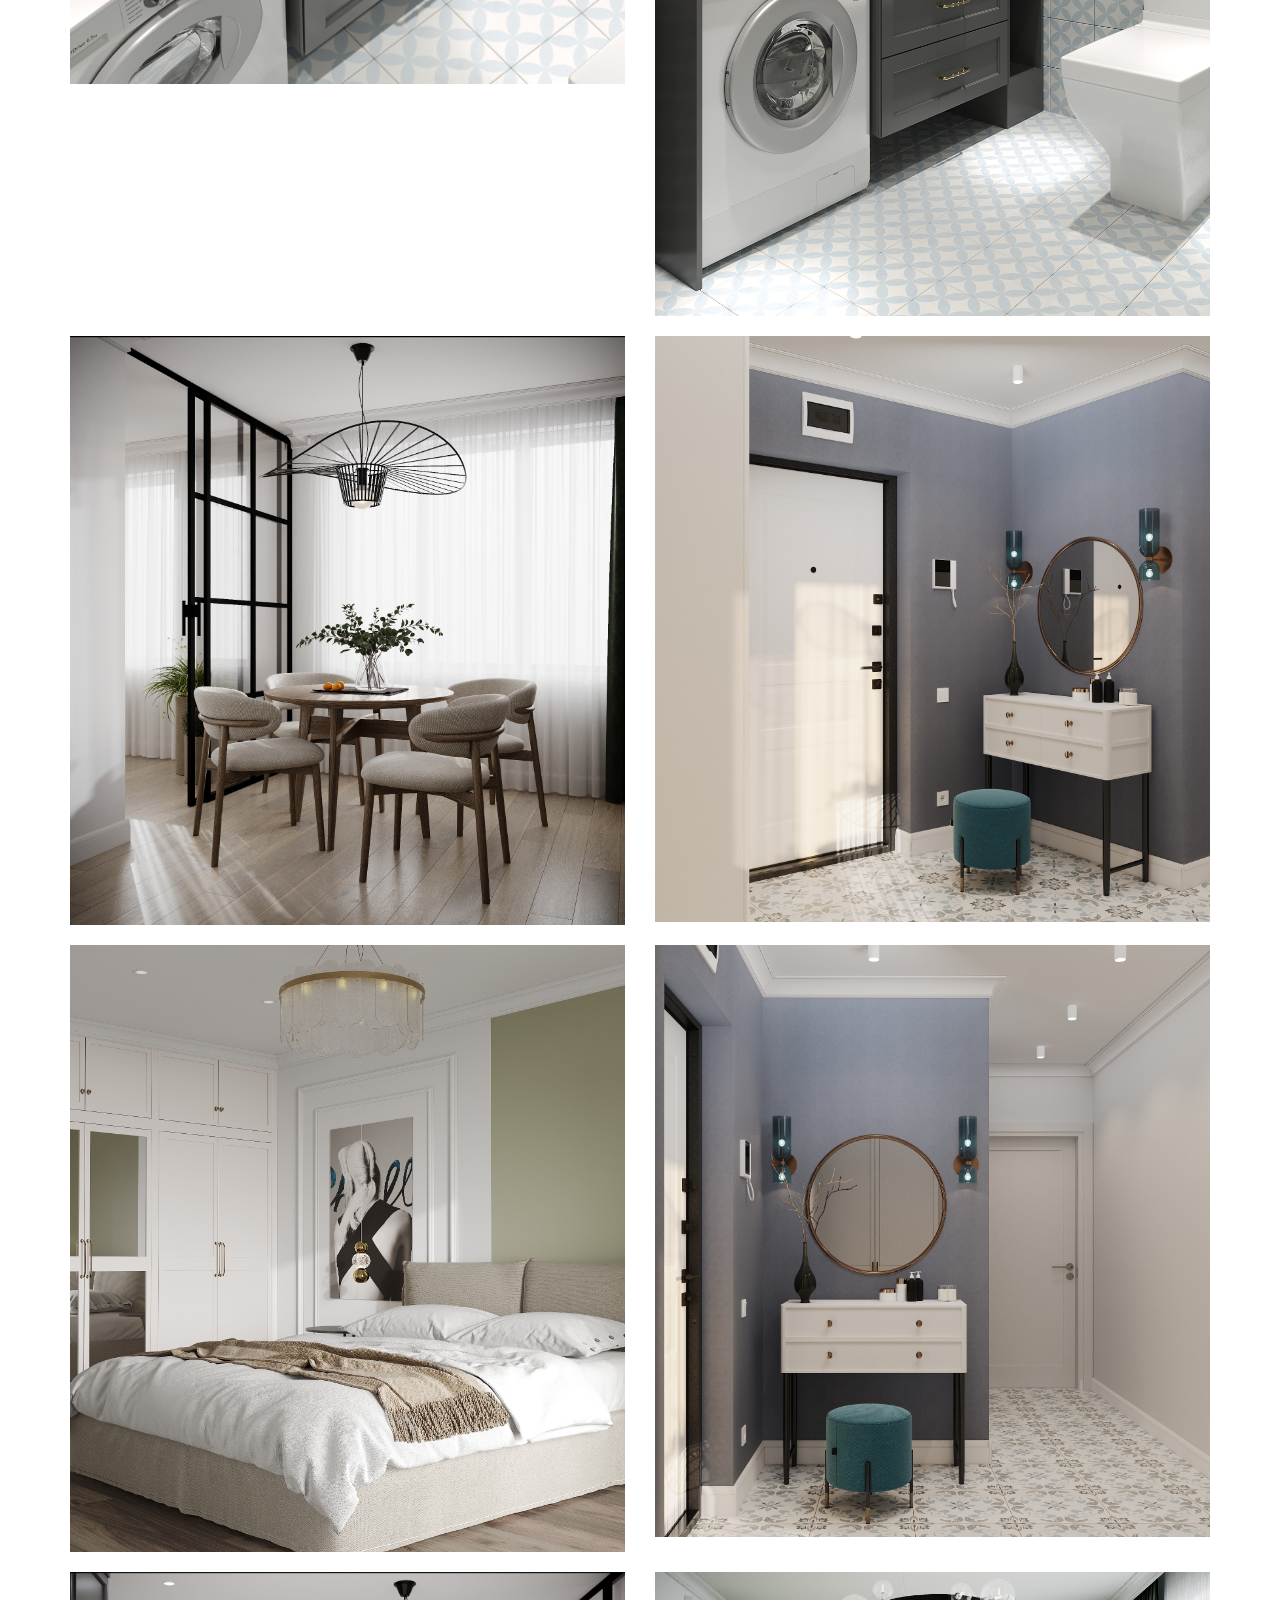
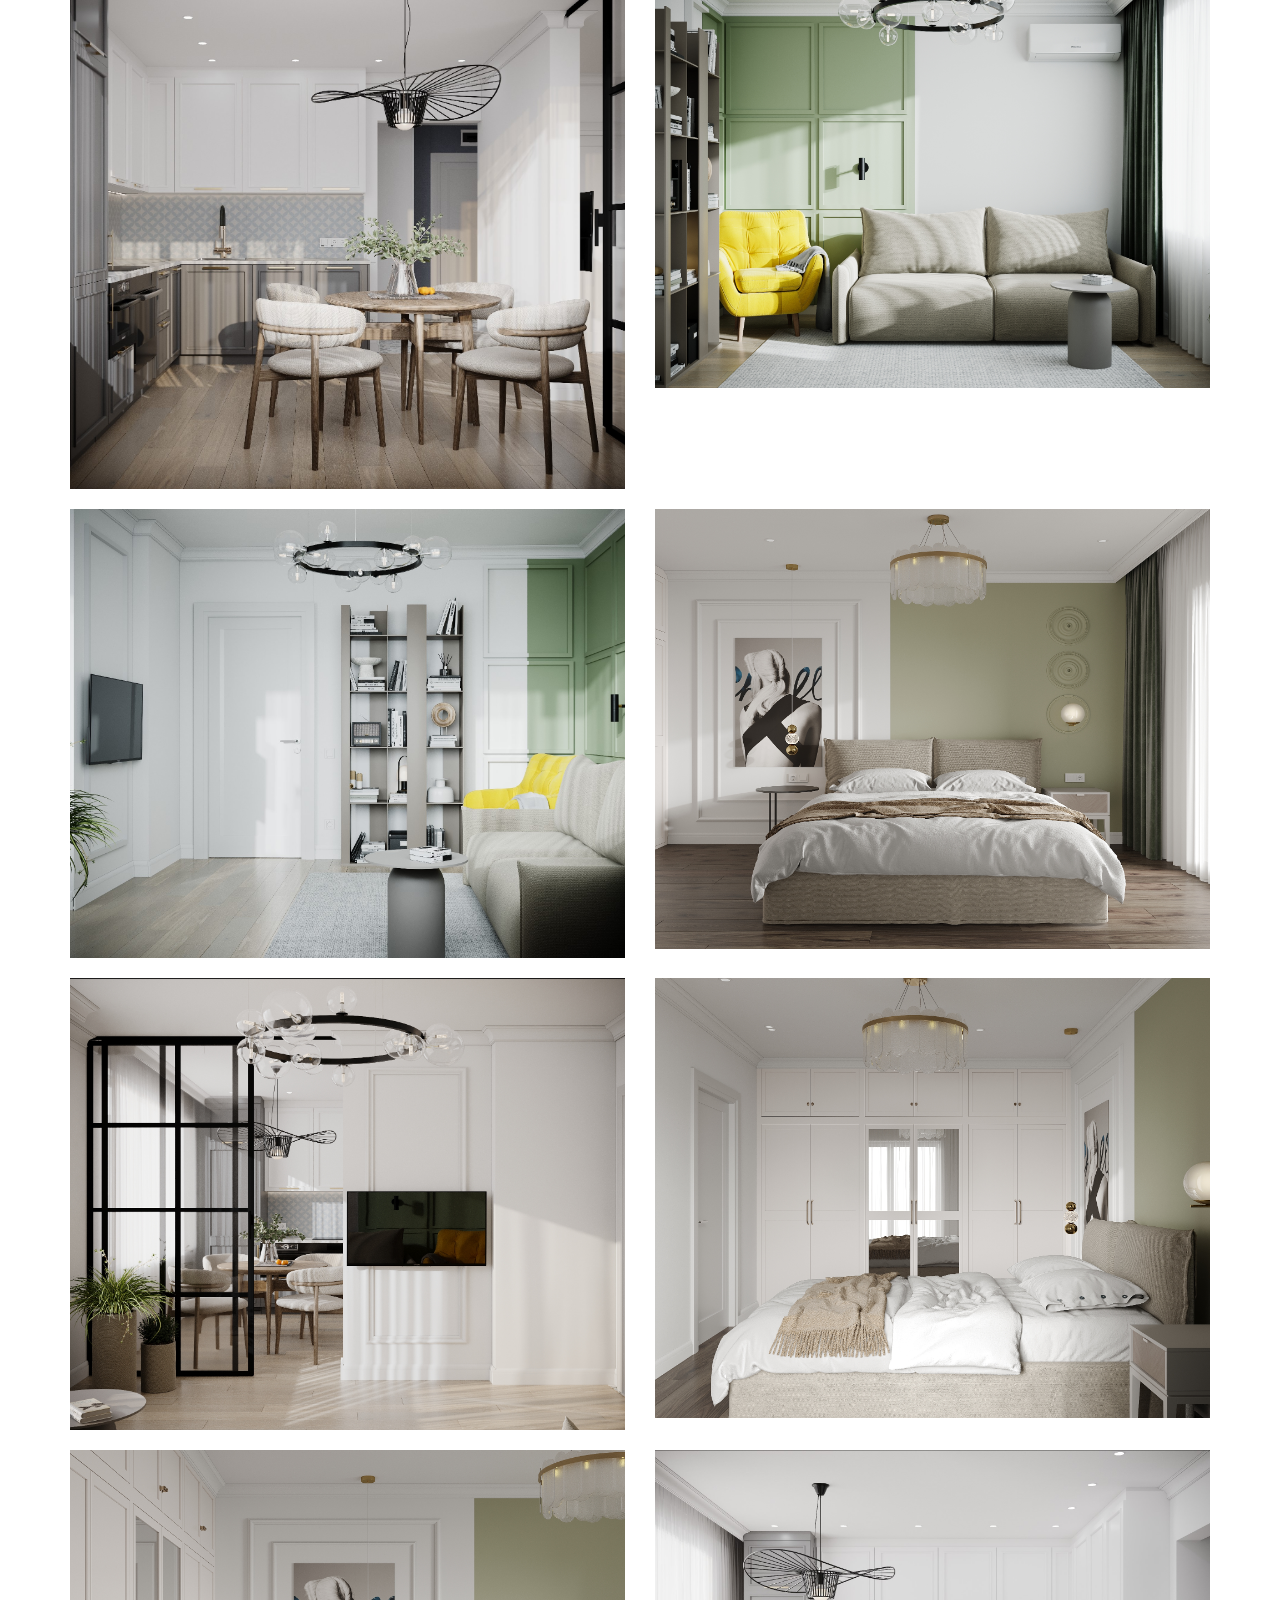
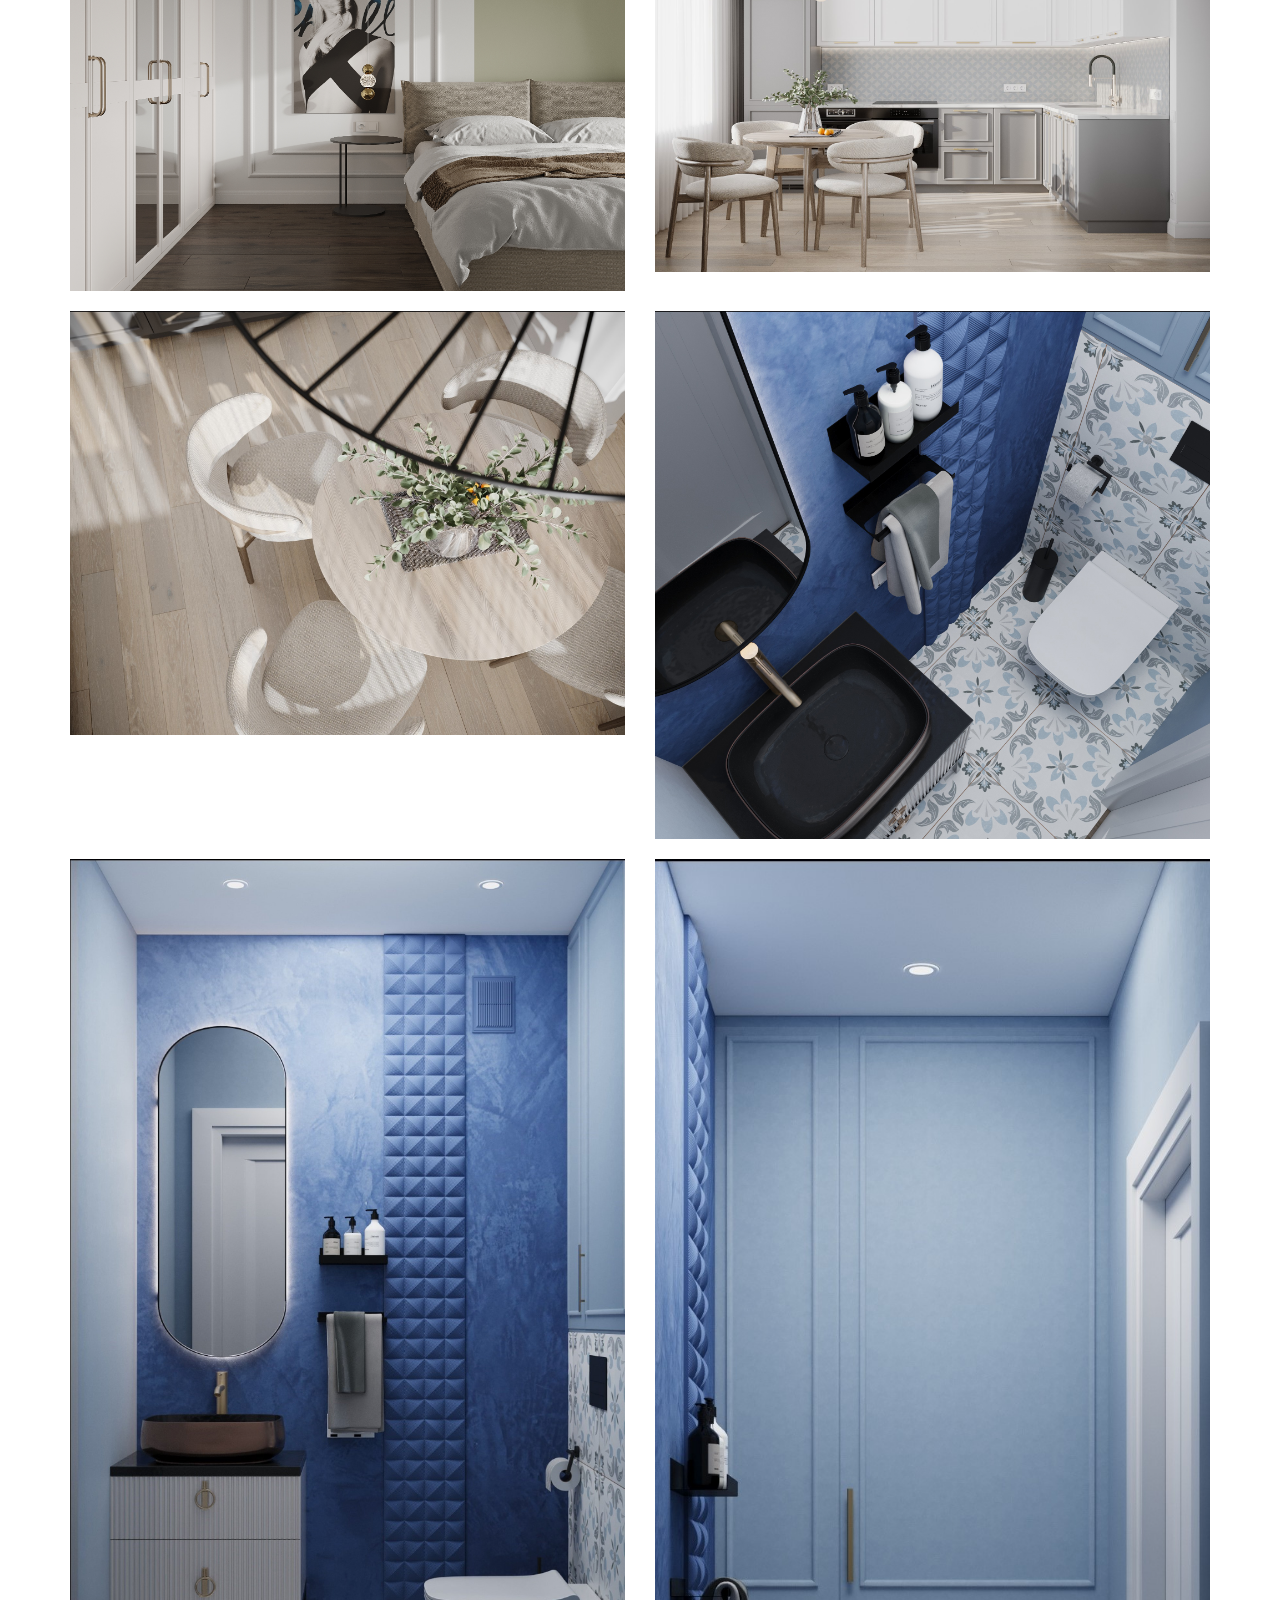
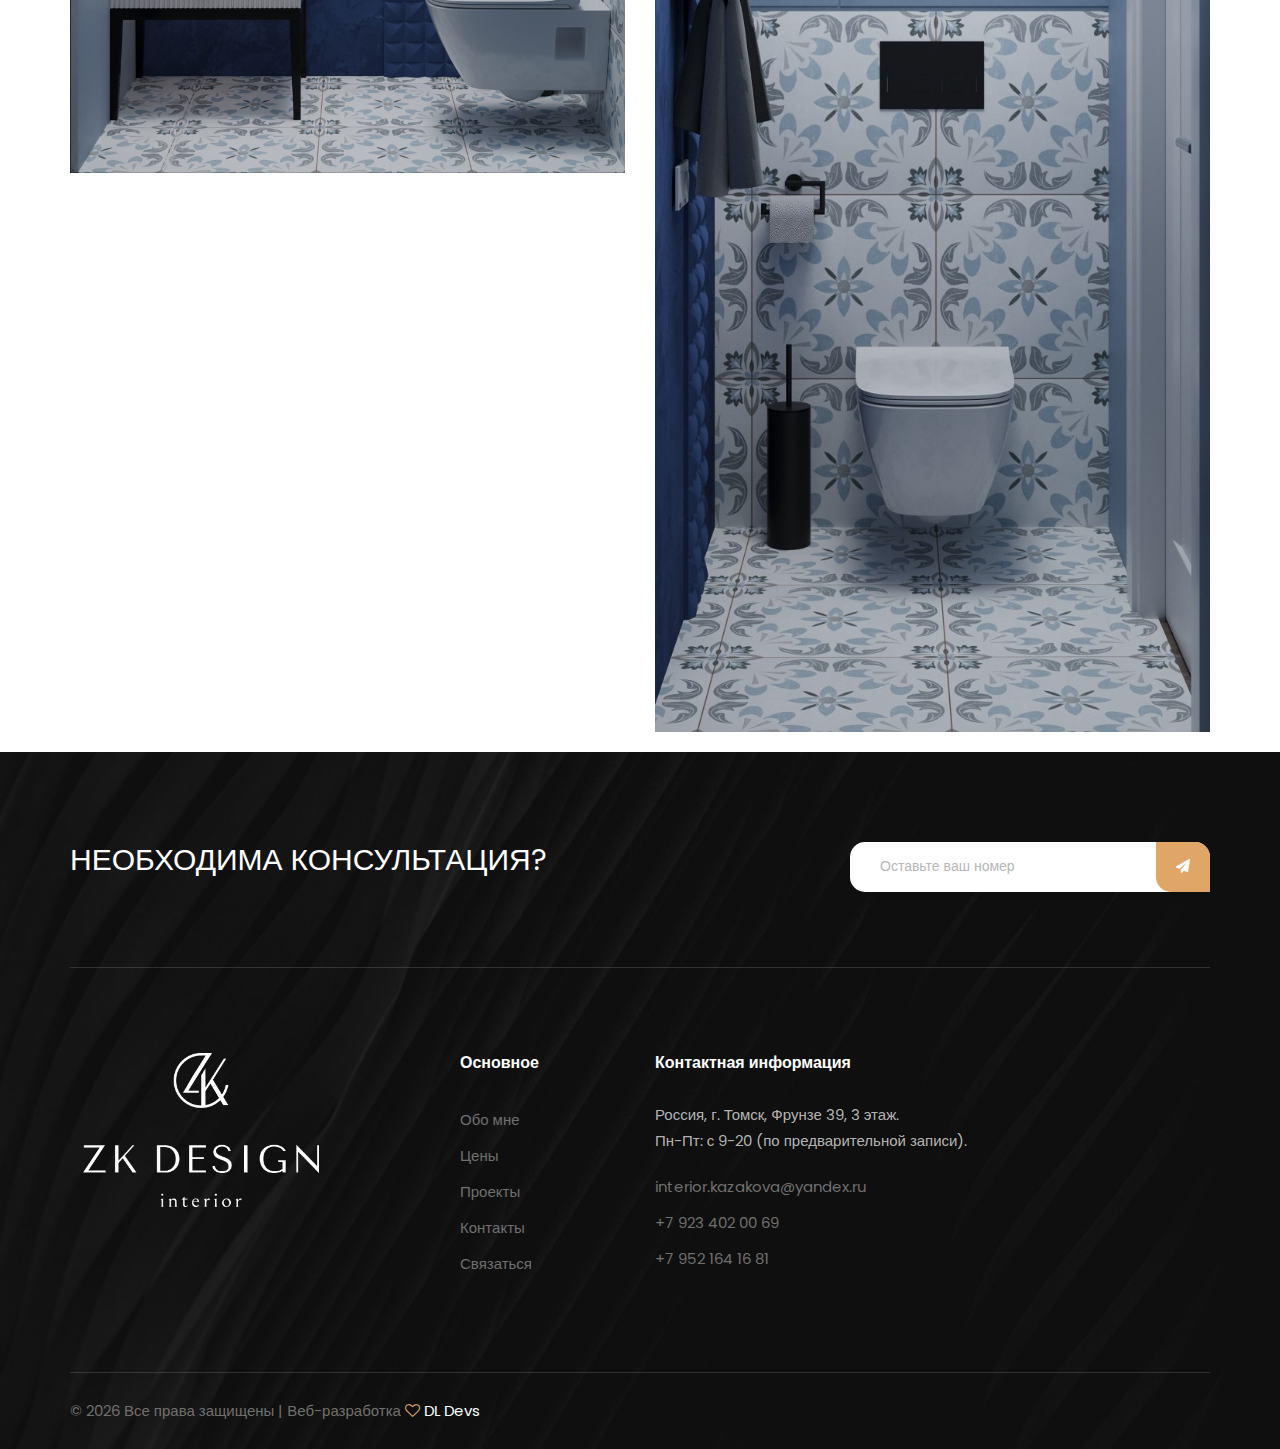
<file: pr_6.html>
<!DOCTYPE html>
<html lang="ru">
    <head>
        <meta charset="UTF-8">
        <meta name="viewport" content="width=device-width, initial-scale=1.0">
        <meta http-equiv="X-UA-Compatible" content="ie=edge">
        <link rel="shortcut icon" type="image/x-icon" href="img/favicon.png">
        <title>ZK-DESIGN Interior || Студия дизайна интерьера</title>
        <meta name="description" content="Основное направление деятельности дизайн студии- это разработка проекта интерьера
        и его полная реализация. Объединю в интерьере Ваши мечты со своим опытом и
        профессионализмом." />
        <meta name="keywords" content="Дизайн интерьера, студия дизайна, Томск, дизайн квартиры, архитектура." />
        <meta property='article:author' content='GiraffeWeb' />
        <meta name="robots" content="index, follow" />
    
        <!-- Google Font GiraffeWeb -->
        <link href="https://fonts.googleapis.com/css2?family=Poppins:wght@300;400;500;600;700;800;900&display=swap"
        rel="stylesheet">
        <link href="https://fonts.googleapis.com/css2?family=Aldrich&display=swap" rel="stylesheet">
    
        <!-- CSS Styles GiraffeWeb -->
        <link rel="stylesheet" href="css/bootstrap.min.css" type="text/css">
        <link rel="stylesheet" href="css/font-awesome.min.css" type="text/css">
        <link rel="stylesheet" href="css/elegant-icons.css" type="text/css">
        <link rel="stylesheet" href="css/owl.carousel.min.css" type="text/css">
        <link rel="stylesheet" href="css/slicknav.min.css" type="text/css">
        <link rel="stylesheet" href="css/slick.css" type="text/css">
        <link rel="stylesheet" href="css/style.css" type="text/css">
    </head>

<body>
    <!-- Page Preloder
    <div id="preloder">
        <div class="loader"></div>
    </div>
    -->

    <!-- Menu GiraffeWeb -->
    <div class="offcanvas-menu-overlay"></div>
    <div class="offcanvas-menu-wrapper">
        <div class="offcanvas__logo">
            <a href="index.html"><img src="img/zk.png" width="50%" alt=""></a>
        </div>
        <div id="mobile-menu-wrap"></div>
        <div class="offcanvas__widget">
            <span style='font-family: "Poppins", sans-serif;'>Появились вопросы?</span>
            <h4><a href='tel:+79234020069;' style='text-decoration: none;color: rgb(223, 166, 103);font-family: "Poppins", sans-serif;'>+7 923 402 00 69</a></h4>
        </div>
    </div>

    <!-- Header GiraffeWeb -->
    <header class="header">
        <div class="container-fluid">
            <div class="row">
                <div class="col-lg-3">
                    <div class="header__logo" style='text-align: center;'>
                        <a href="index.html"><img src="img/zk.png" width="50%" alt=""></a>
                    </div>
                </div>
                <div class="col-lg-6">
                    <nav class="header__menu mobile-menu">
                        <ul>
                            <li><a href="index.html#about">Обо мне</a></li>
                                <li><a href="index.html#services">Цены</a></li>
                                <li class="active"><a href="index.html#projects">Проекты</a></li>
                                <li><a href="index.html#connect">Контакты</a></li>
                                <li><a href="contact.html">Связаться</a></li>
                            </ul>
                    </nav>
                </div>
                <div class="col-lg-3">
                    <div class="header__widget">
                        <span style='color:white;'>Появились вопросы?</span>
                        <h4><a href='tel:+79234020069;' style='text-decoration: none;color: rgb(223, 166, 103);'>+7 923 402 00 69</a></h4>
                    </div>
                </div>
            </div>
            <div class="canvas__open"><i class="fa fa-bars"></i></div>
        </div>
    </header>

    <!-- Information Project GiraffeWeb -->
    <div class="breadcrumb-option spad set-bg" data-setbg="img/breadcrumb-bg.jpg">
        <div class="container">
            <div class="row">
                <div class="col-lg-12 text-center" style='padding-top: 20px;'>
                    <div class="breadcrumb__text">
                        <h2 style='text-transform: none;font-size: 22px;'>г. Томск, Михайловский парк, 53 кв.м.</h2>
                        <h2 style='text-transform: none;font-size: 22px;'>2023 г.</h2>
                    </div>
                </div>
            </div>
        </div>
    </div>

    <!-- Project GiraffeWeb -->
    <section class="project-page spad">
        <div class="container">
            <div class="row">
                <div class="col-lg-6 col-md-6 col-sm-6">
                    <div class="project__item">
                        <img src="img/project/pr_6/1.jpg" alt="">
                    </div>
                </div>
                <div class="col-lg-6 col-md-6 col-sm-6">
                    <div class="project__item">
                        <img src="img/project/pr_6/2.jpg" alt="">
                    </div>
                </div>
                <div class="col-lg-6 col-md-6 col-sm-6">
                    <div class="project__item">
                        <img src="img/project/pr_6/3.jpg" alt="">
                    </div>
                </div>
                <div class="col-lg-6 col-md-6 col-sm-6">
                    <div class="project__item">
                        <img src="img/project/pr_6/4.jpg" alt="">
                    </div>
                </div>
                <div class="col-lg-6 col-md-6 col-sm-6">
                    <div class="project__item">
                        <img src="img/project/pr_6/5.jpg" alt="">
                    </div>
                </div>
                <div class="col-lg-6 col-md-6 col-sm-6">
                    <div class="project__item">
                        <img src="img/project/pr_6/6.jpg" alt="">
                    </div>
                </div>
                <div class="col-lg-6 col-md-6 col-sm-6">
                    <div class="project__item">
                        <img src="img/project/pr_6/7.jpg" alt="">
                    </div>
                </div>
                <div class="col-lg-6 col-md-6 col-sm-6">
                    <div class="project__item">
                        <img src="img/project/pr_6/8.jpg" alt="">
                    </div>
                </div>
                <div class="col-lg-6 col-md-6 col-sm-6">
                    <div class="project__item">
                        <img src="img/project/pr_6/9.jpg" alt="">
                    </div>
                </div>
                <div class="col-lg-6 col-md-6 col-sm-6">
                    <div class="project__item">
                        <img src="img/project/pr_6/10.jpg" alt="">
                    </div>
                </div>
                <div class="col-lg-6 col-md-6 col-sm-6">
                    <div class="project__item">
                        <img src="img/project/pr_6/11.jpg" alt="">
                    </div>
                </div>
                <div class="col-lg-6 col-md-6 col-sm-6">
                    <div class="project__item">
                        <img src="img/project/pr_6/12.jpg" alt="">
                    </div>
                </div>
                <div class="col-lg-6 col-md-6 col-sm-6">
                    <div class="project__item">
                        <img src="img/project/pr_6/13.jpg" alt="">
                    </div>
                </div>
                <div class="col-lg-6 col-md-6 col-sm-6">
                    <div class="project__item">
                        <img src="img/project/pr_6/14.jpg" alt="">
                    </div>
                </div>
                <div class="col-lg-6 col-md-6 col-sm-6">
                    <div class="project__item">
                        <img src="img/project/pr_6/15.jpg" alt="">
                    </div>
                </div>
                <div class="col-lg-6 col-md-6 col-sm-6">
                    <div class="project__item">
                        <img src="img/project/pr_6/16.jpg" alt="">
                    </div>
                </div>
                <div class="col-lg-6 col-md-6 col-sm-6">
                    <div class="project__item">
                        <img src="img/project/pr_6/17.jpg" alt="">
                    </div>
                </div>
                <div class="col-lg-6 col-md-6 col-sm-6">
                    <div class="project__item">
                        <img src="img/project/pr_6/18.jpg" alt="">
                    </div>
                </div>
                <div class="col-lg-6 col-md-6 col-sm-6">
                    <div class="project__item">
                        <img src="img/project/pr_6/19.jpg" alt="">
                    </div>
                </div>
                <div class="col-lg-6 col-md-6 col-sm-6">
                    <div class="project__item">
                        <img src="img/project/pr_6/20.jpg" alt="">
                    </div>
                </div>
            </div>
        </div>
    </section>

<!-- Footer GiraffeWeb -->
<footer class="footer set-bg" data-setbg="img/footer-bg.jpg" id='connect'>
    <div class="container">
        <div class="footer__top">
            <div class="row">
                <div class="col-lg-8 col-md-6">
                    <div class="footer__top__text">
                        <h2 style='font-size:30px;'>Необходима консультация?</h2>
                    </div>
                </div>
                <div class="col-lg-4 col-md-6">
                    <div class="footer__top__newslatter">
                        <form method="post" action="https://formspree.io/f/xwkdkjkl">
                            <input type="text" placeholder="Оставьте ваш номер" name='phone_project_page' style='border-radius: 15px;'>
                            <button type="submit" style='border-radius: 0 15px 0 15px;'><i class="fa fa-send"></i></button>
                        </form>
                    </div>
                </div>
            </div>
        </div>
        <div class="row">
            <div class="col-lg-3 col-md-6 col-sm-6">
                <div class="footer__about">
                    <div class="footer__logo">
                        <a href="index.html" style='text-align: center;'><img src="img/zk.png" alt="" width='90%'></a>
                    </div>
                </div>
            </div>
            <div class="col-lg-2 offset-lg-1 col-md-3 col-sm-6">
                <div class="footer__widget">
                    <h6>Основное</h6>
                    <ul>
                        <li><a href="index.html#about" style='color:#707070'>Обо мне</a></li>
                        <li><a href="index.html#services" style='color:#707070'>Цены</a></li>
                        <li><a href="index.html#projects" style='color:#707070'>Проекты</a></li>
                        <li><a href="index.html#connect" style='color:#707070'>Контакты</a></li>
                        <li><a href="contact.html" style='color:#707070'>Связаться</a></li>
                    </ul>
                </div>
            </div>
            <div class="col-lg-4 col-md-6 col-sm-6">
                <div class="footer__widget">
                    <h6>Контактная информация</h6>
                    <p style='color:#cfcfcfde'>Россия, г. Томск, Фрунзе 39, 3 этаж. <br />Пн-Пт: с 9-20 (по предварительной записи).</p>
                    <ul>
                        <li><a href="mailto:interior.kazakova@yandex.ru" style='color:#707070'>interior.kazakova@yandex.ru</a></li>
                        <li><a href="tel:+79234020069" style='color:#707070'>+7 923 402 00 69</a></li>
                        <li><a href="tel:+79521641681" style='color:#707070'>+7 952 164 16 81</a></li>
                    </ul>
                </div>
            </div>
        </div>
        <div class="copyright">
            <div class="row">
                <div class="col-lg-8 col-md-7">
                    <div class="copyright__text">
                        <p> © <script>
                            document.write(new Date().getFullYear());
                        </script> Все права защищены | Веб-разработка <i class="fa fa-heart-o"
                        aria-hidden="true"></i> <a href="https://dldevs.ru"
                        target="_blank">DL Devs</a>
                    </p>
                </div>
            </div>
        </div>
    </div>
</div>
</footer>
<!-- JS GiraffeWeb -->
<script src="js/jquery-3.3.1.min.js"></script>
<script src="js/bootstrap.min.js"></script>
<script src="js/jquery.slicknav.js"></script>
<script src="js/owl.carousel.min.js"></script>
<script src="js/slick.min.js"></script>
<script src="js/main.js"></script>
<script src="js/click.js"></script>
</body>
</html>
</file>
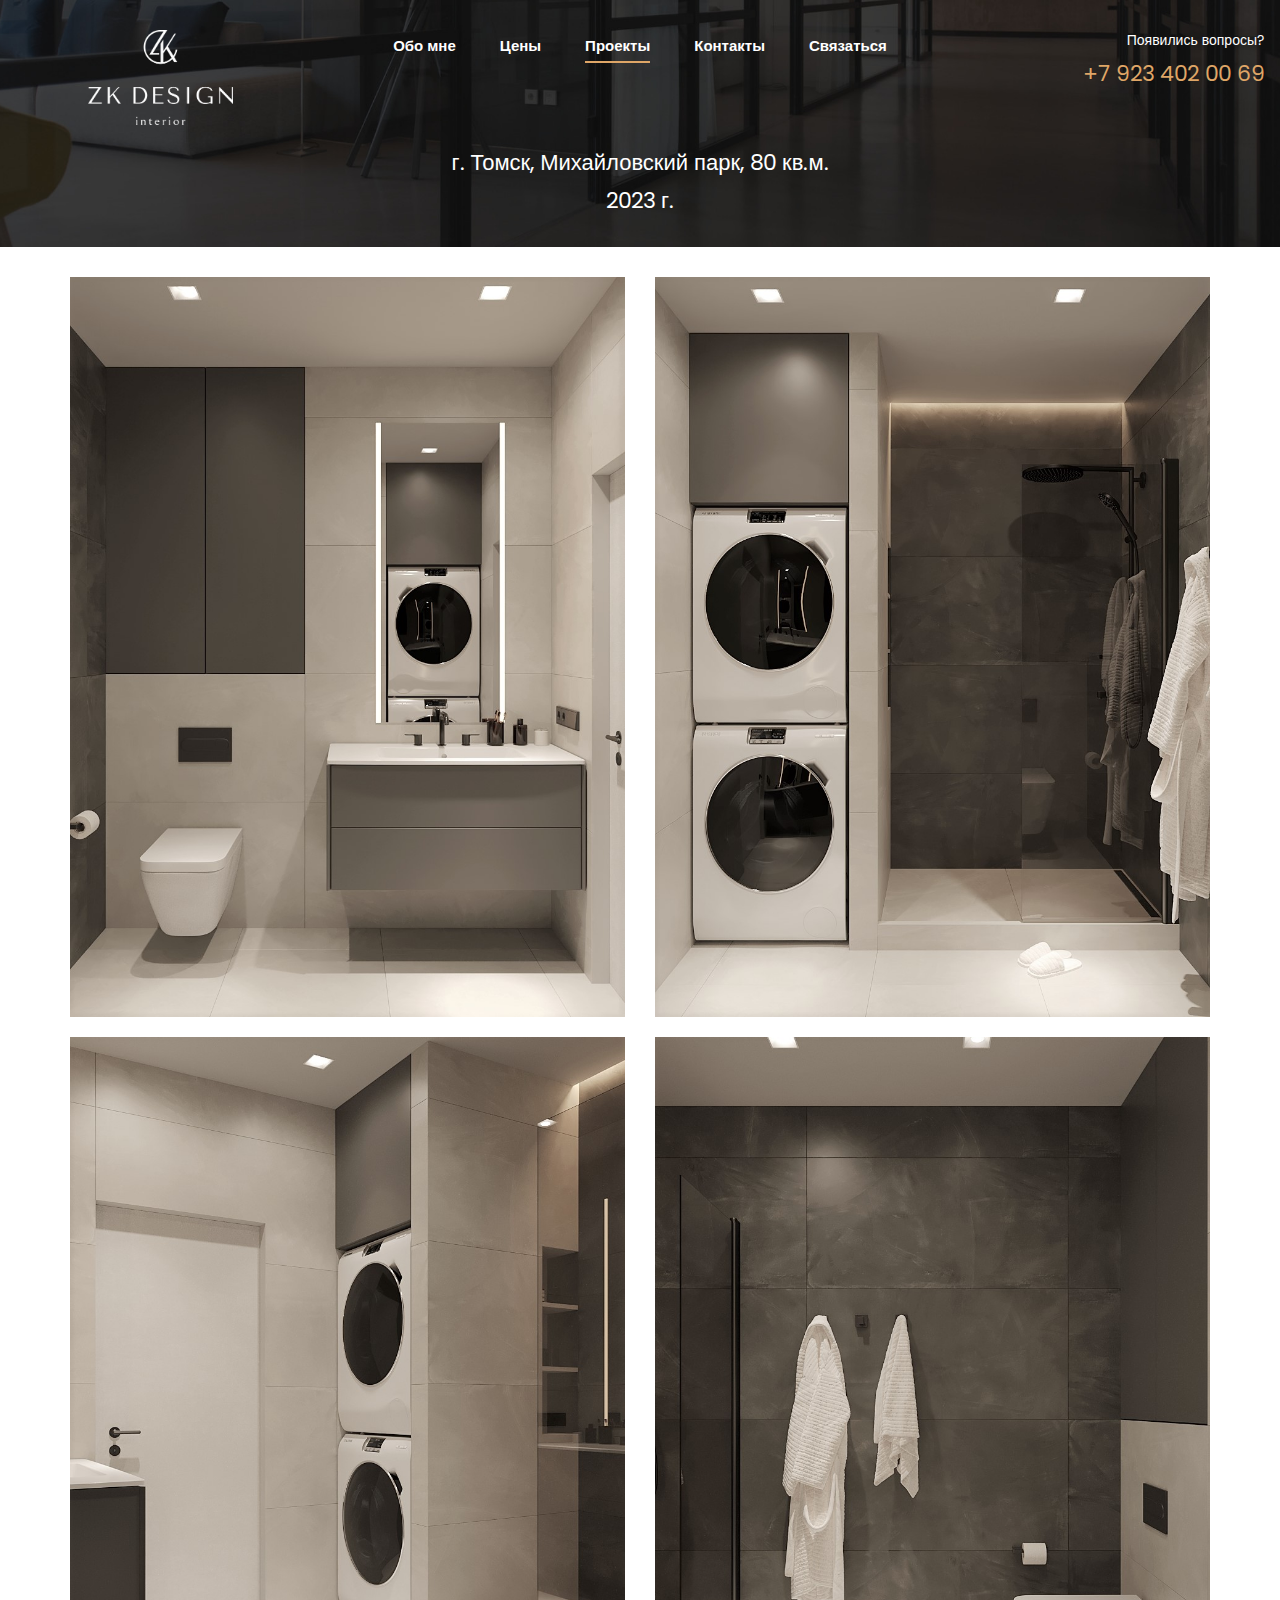
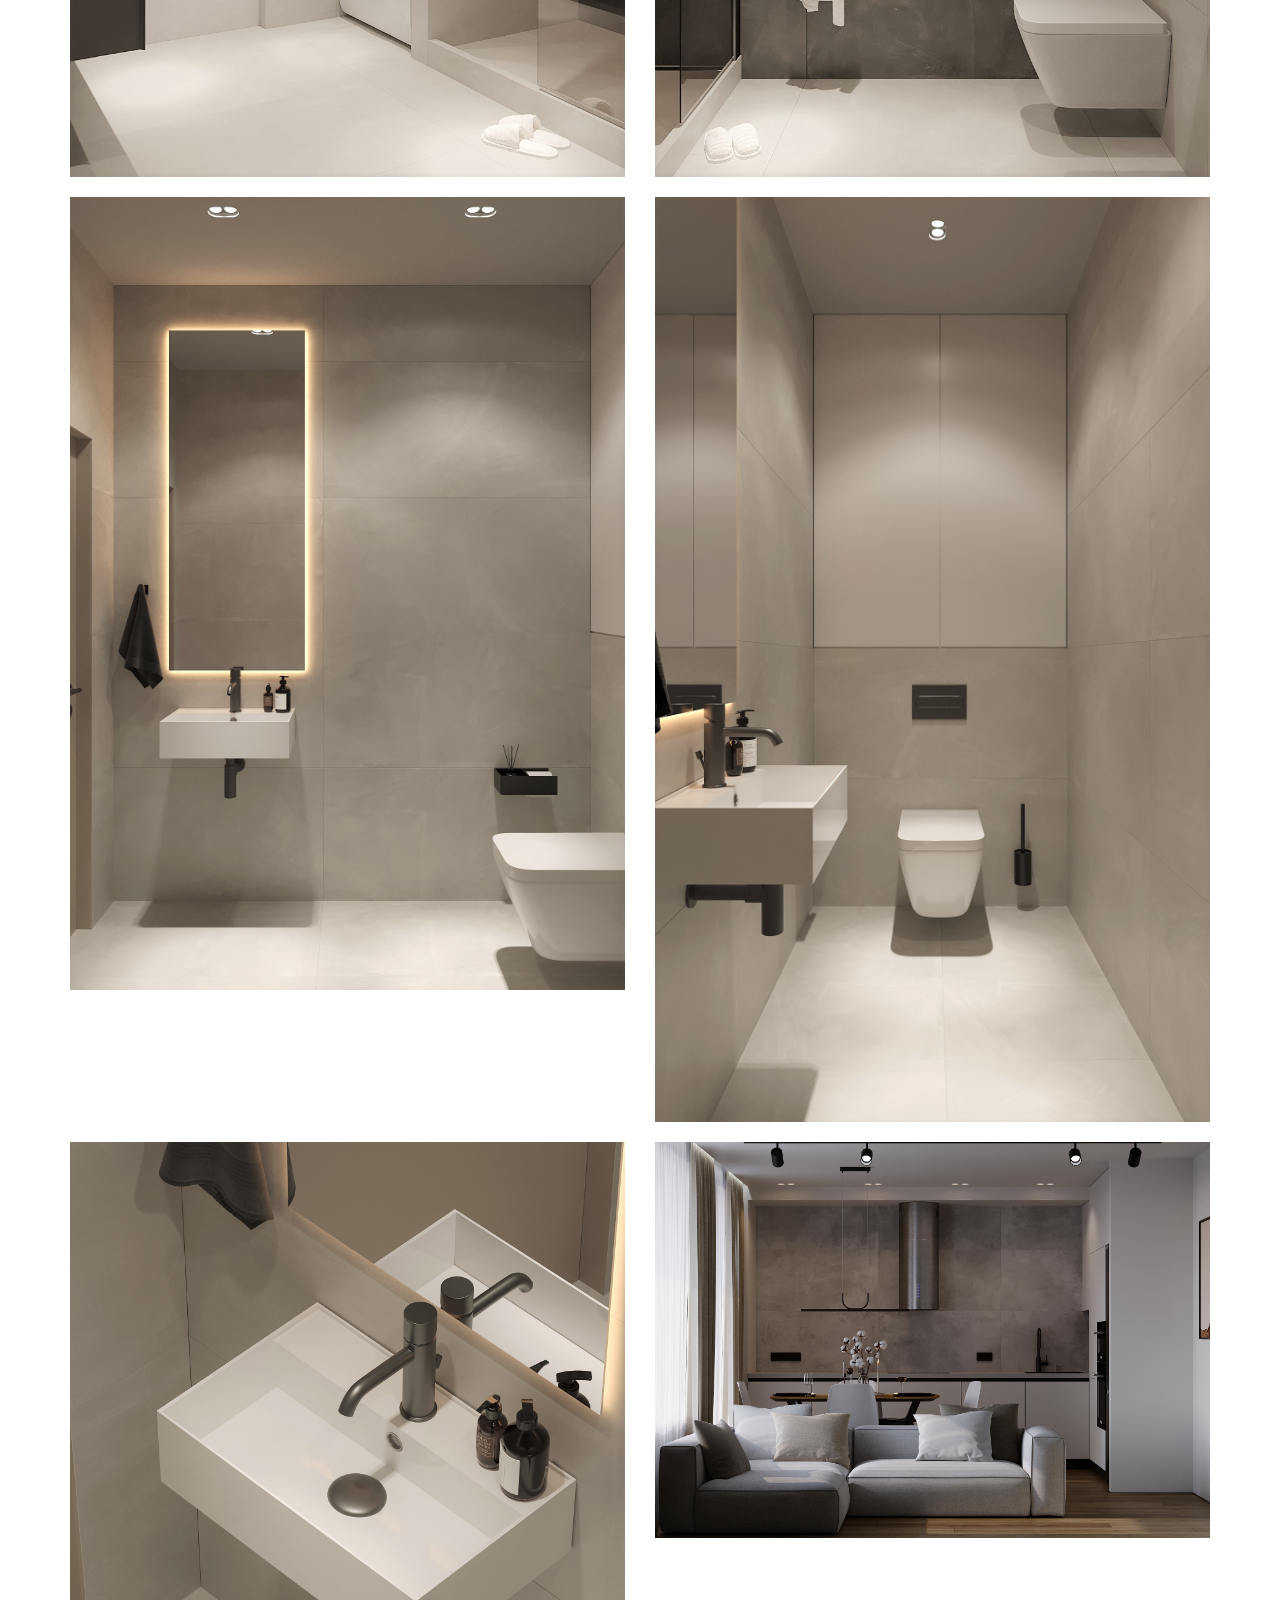
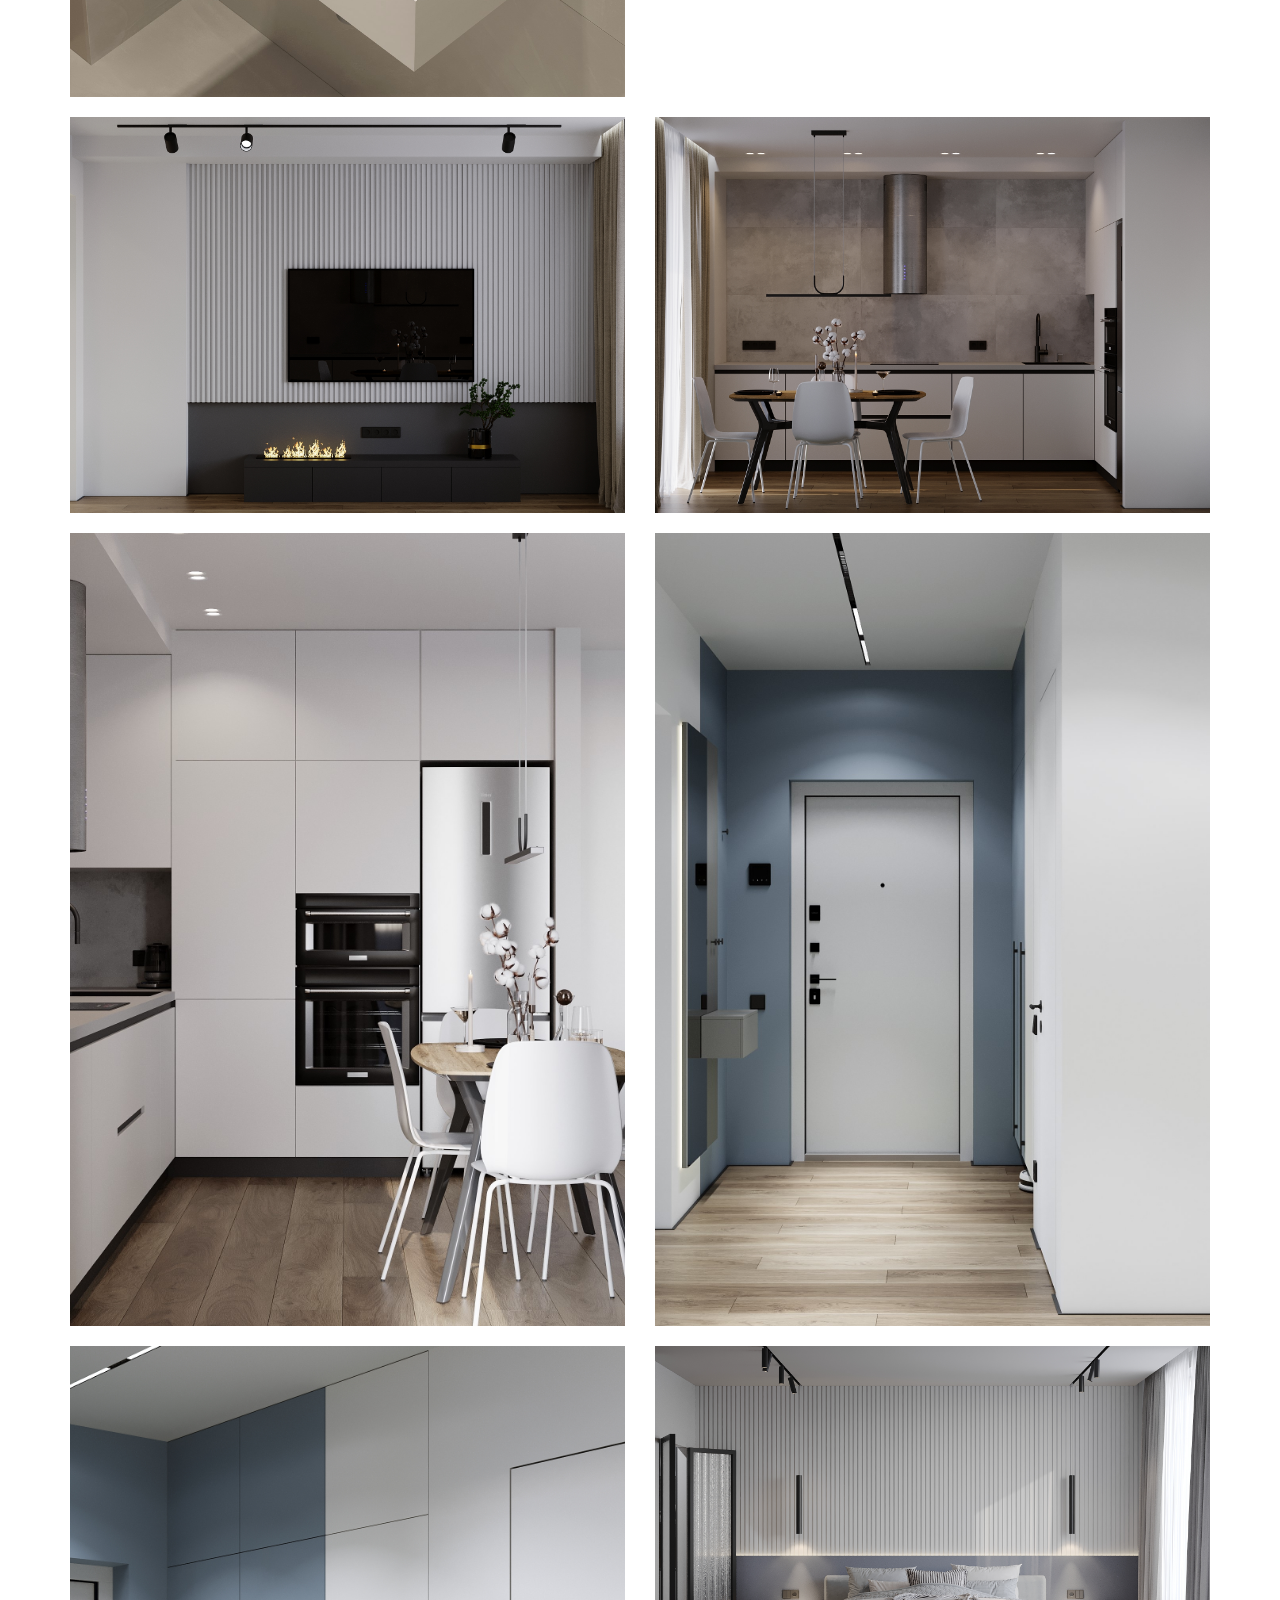
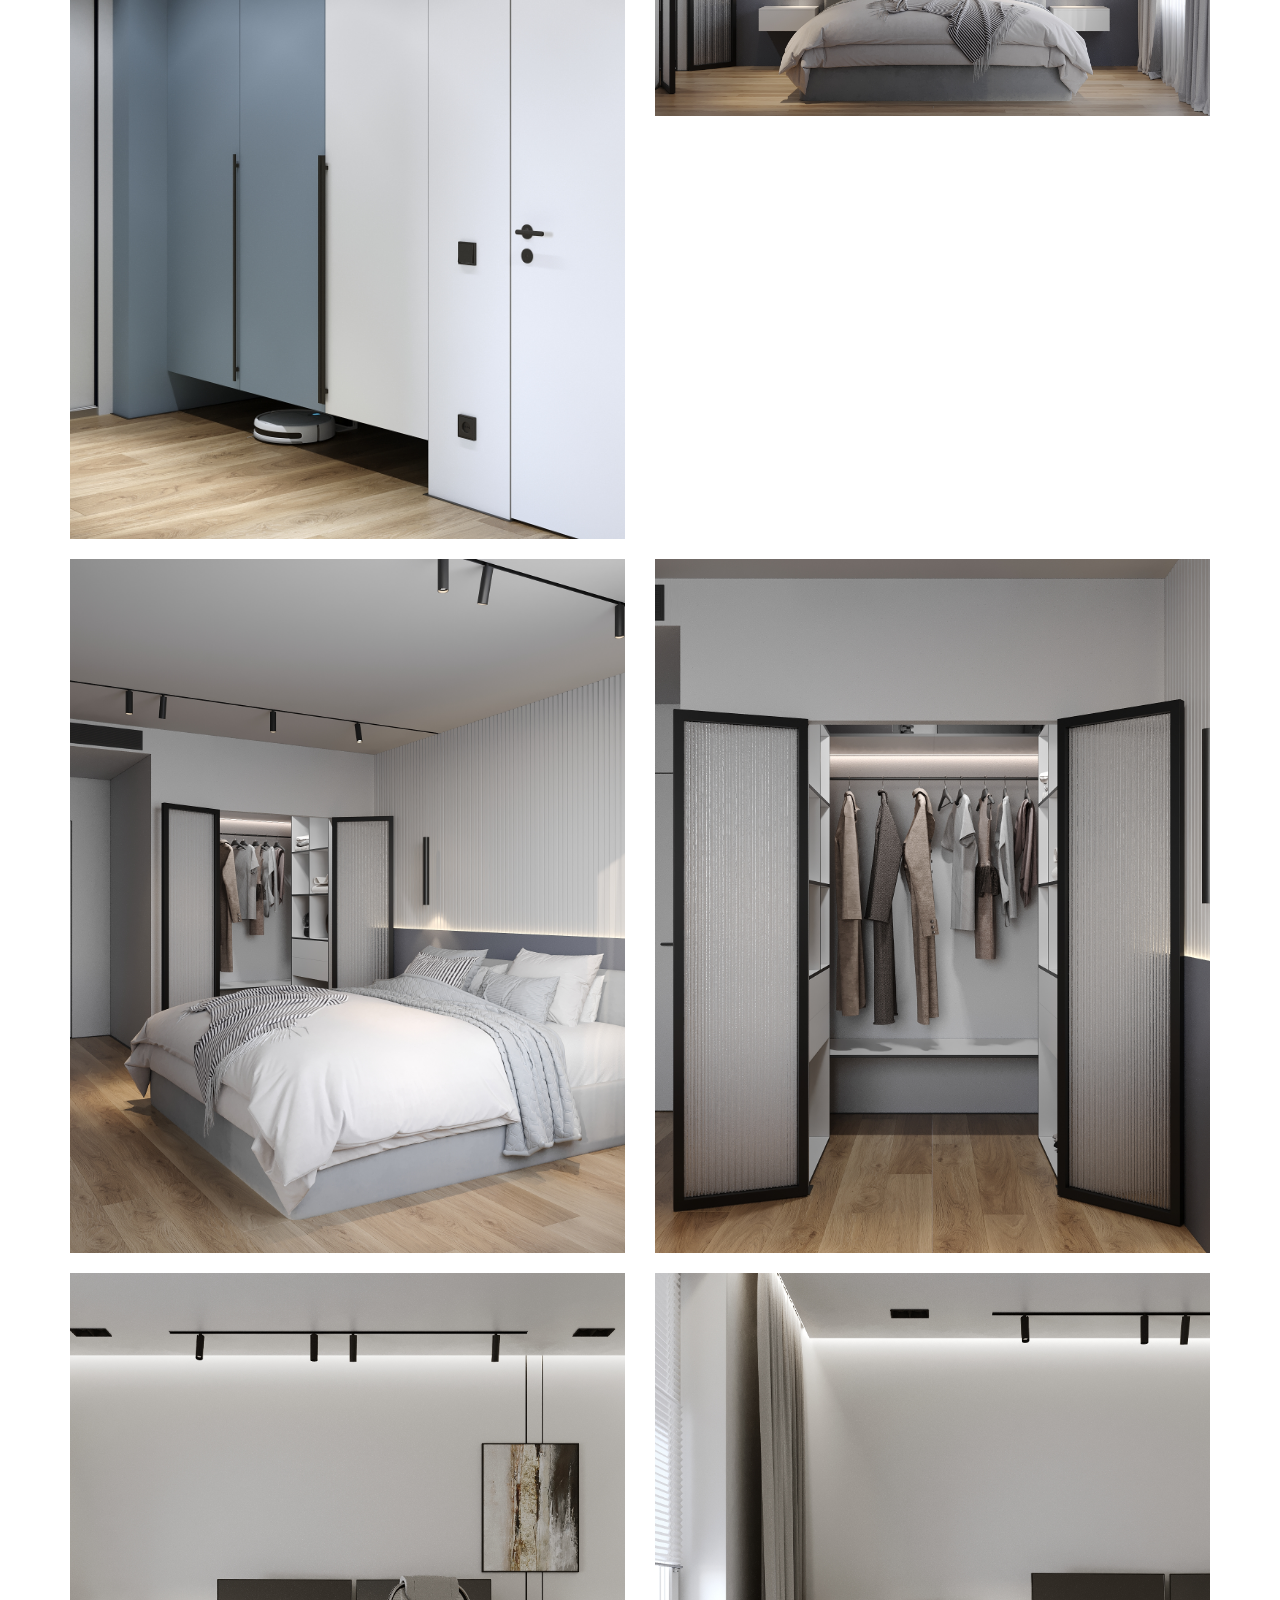
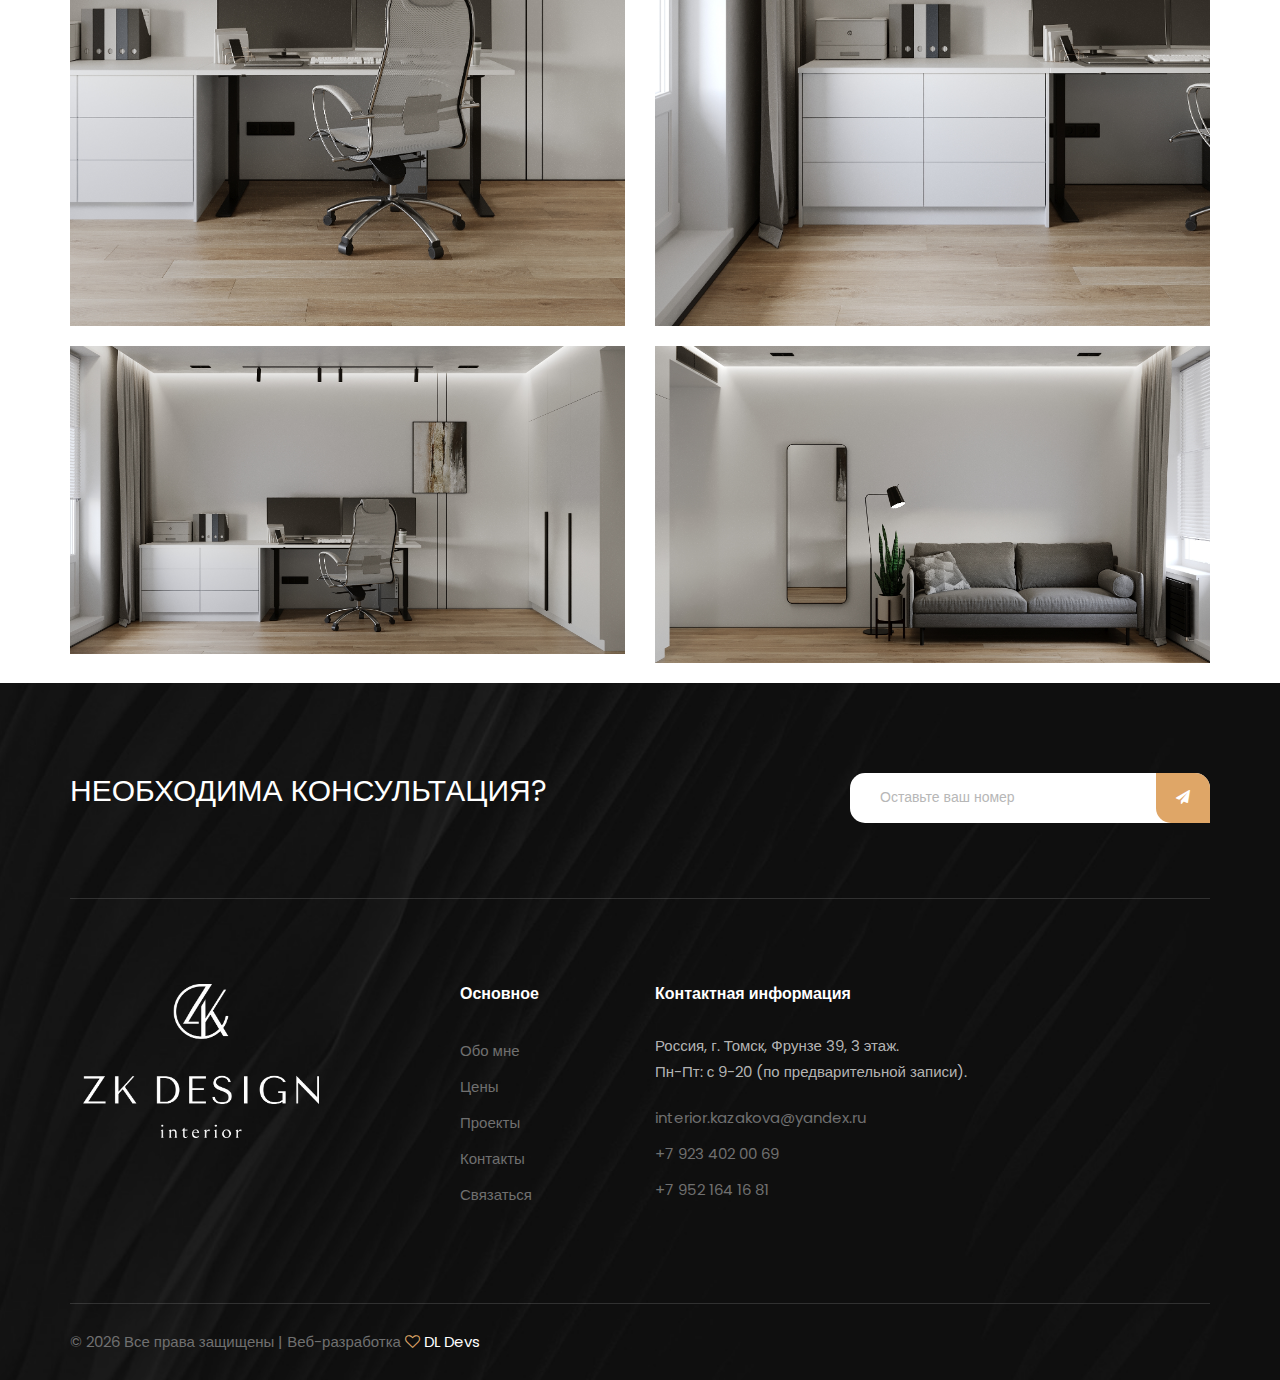
<file: pr_7.html>
<!DOCTYPE html>
<html lang="ru">
    <head>
        <meta charset="UTF-8">
        <meta name="viewport" content="width=device-width, initial-scale=1.0">
        <meta http-equiv="X-UA-Compatible" content="ie=edge">
        <link rel="shortcut icon" type="image/x-icon" href="img/favicon.png">
        <title>ZK-DESIGN Interior || Студия дизайна интерьера</title>
        <meta name="description" content="Основное направление деятельности дизайн студии- это разработка проекта интерьера
        и его полная реализация. Объединю в интерьере Ваши мечты со своим опытом и
        профессионализмом." />
        <meta name="keywords" content="Дизайн интерьера, студия дизайна, Томск, дизайн квартиры, архитектура." />
        <meta property='article:author' content='GiraffeWeb' />
        <meta name="robots" content="index, follow" />
    
        <!-- Google Font GiraffeWeb -->
        <link href="https://fonts.googleapis.com/css2?family=Poppins:wght@300;400;500;600;700;800;900&display=swap"
        rel="stylesheet">
        <link href="https://fonts.googleapis.com/css2?family=Aldrich&display=swap" rel="stylesheet">
    
        <!-- CSS Styles GiraffeWeb -->
        <link rel="stylesheet" href="css/bootstrap.min.css" type="text/css">
        <link rel="stylesheet" href="css/font-awesome.min.css" type="text/css">
        <link rel="stylesheet" href="css/elegant-icons.css" type="text/css">
        <link rel="stylesheet" href="css/owl.carousel.min.css" type="text/css">
        <link rel="stylesheet" href="css/slicknav.min.css" type="text/css">
        <link rel="stylesheet" href="css/slick.css" type="text/css">
        <link rel="stylesheet" href="css/style.css" type="text/css">
    </head>

<body>
    <!-- Page Preloder
    <div id="preloder">
        <div class="loader"></div>
    </div>
    -->

    <!-- Menu GiraffeWeb -->
    <div class="offcanvas-menu-overlay"></div>
    <div class="offcanvas-menu-wrapper">
        <div class="offcanvas__logo">
            <a href="index.html"><img src="img/zk.png" width="50%" alt=""></a>
        </div>
        <div id="mobile-menu-wrap"></div>
        <div class="offcanvas__widget">
            <span style='font-family: "Poppins", sans-serif;'>Появились вопросы?</span>
            <h4><a href='tel:+79234020069;' style='text-decoration: none;color: rgb(223, 166, 103);font-family: "Poppins", sans-serif;'>+7 923 402 00 69</a></h4>
        </div>
    </div>

    <!-- Header GiraffeWeb -->
    <header class="header">
        <div class="container-fluid">
            <div class="row">
                <div class="col-lg-3">
                    <div class="header__logo" style='text-align: center;'>
                        <a href="index.html"><img src="img/zk.png" width="50%" alt=""></a>
                    </div>
                </div>
                <div class="col-lg-6">
                    <nav class="header__menu mobile-menu">
                        <ul>
                            <li><a href="index.html#about">Обо мне</a></li>
                                <li><a href="index.html#services">Цены</a></li>
                                <li class="active"><a href="index.html#projects">Проекты</a></li>
                                <li><a href="index.html#connect">Контакты</a></li>
                                <li><a href="contact.html">Связаться</a></li>
                            </ul>
                    </nav>
                </div>
                <div class="col-lg-3">
                    <div class="header__widget">
                        <span style='color:white;'>Появились вопросы?</span>
                        <h4><a href='tel:+79234020069;' style='text-decoration: none;color: rgb(223, 166, 103);'>+7 923 402 00 69</a></h4>
                    </div>
                </div>
            </div>
            <div class="canvas__open"><i class="fa fa-bars"></i></div>
        </div>
    </header>

    <!-- Information Project GiraffeWeb -->
    <div class="breadcrumb-option spad set-bg" data-setbg="img/breadcrumb-bg.jpg">
        <div class="container">
            <div class="row">
                <div class="col-lg-12 text-center" style='padding-top: 20px;'>
                    <div class="breadcrumb__text">
                        <h2 style='text-transform: none;font-size: 22px;'>г. Томск, Михайловский парк, 80 кв.м.</h2>
                        <h2 style='text-transform: none;font-size: 22px;'>2023 г.</h2>
                    </div>
                </div>
            </div>
        </div>
    </div>

    <!-- Project GiraffeWeb -->
    <section class="project-page spad">
        <div class="container">
            <div class="row">
                <div class="col-lg-6 col-md-6 col-sm-6">
                    <div class="project__item">
                        <img src="img/project/pr_7/1.jpg" alt="">
                    </div>
                </div>
                <div class="col-lg-6 col-md-6 col-sm-6">
                    <div class="project__item">
                        <img src="img/project/pr_7/2.jpg" alt="">
                    </div>
                </div>
                <div class="col-lg-6 col-md-6 col-sm-6">
                    <div class="project__item">
                        <img src="img/project/pr_7/3.jpg" alt="">
                    </div>
                </div>
                <div class="col-lg-6 col-md-6 col-sm-6">
                    <div class="project__item">
                        <img src="img/project/pr_7/4.jpg" alt="">
                    </div>
                </div>
                <div class="col-lg-6 col-md-6 col-sm-6">
                    <div class="project__item">
                        <img src="img/project/pr_7/5.jpg" alt="">
                    </div>
                </div>
                <div class="col-lg-6 col-md-6 col-sm-6">
                    <div class="project__item">
                        <img src="img/project/pr_7/6.jpg" alt="">
                    </div>
                </div>
                <div class="col-lg-6 col-md-6 col-sm-6">
                    <div class="project__item">
                        <img src="img/project/pr_7/7.jpg" alt="">
                    </div>
                </div>
                <div class="col-lg-6 col-md-6 col-sm-6">
                    <div class="project__item">
                        <img src="img/project/pr_7/8.jpg" alt="">
                    </div>
                </div>
                <div class="col-lg-6 col-md-6 col-sm-6">
                    <div class="project__item">
                        <img src="img/project/pr_7/9.jpg" alt="">
                    </div>
                </div>
                <div class="col-lg-6 col-md-6 col-sm-6">
                    <div class="project__item">
                        <img src="img/project/pr_7/10.jpg" alt="">
                    </div>
                </div>
                <div class="col-lg-6 col-md-6 col-sm-6">
                    <div class="project__item">
                        <img src="img/project/pr_7/11.jpg" alt="">
                    </div>
                </div>
                <div class="col-lg-6 col-md-6 col-sm-6">
                    <div class="project__item">
                        <img src="img/project/pr_7/12.jpg" alt="">
                    </div>
                </div>
                <div class="col-lg-6 col-md-6 col-sm-6">
                    <div class="project__item">
                        <img src="img/project/pr_7/13.jpg" alt="">
                    </div>
                </div>
                <div class="col-lg-6 col-md-6 col-sm-6">
                    <div class="project__item">
                        <img src="img/project/pr_7/14.jpg" alt="">
                    </div>
                </div>
                <div class="col-lg-6 col-md-6 col-sm-6">
                    <div class="project__item">
                        <img src="img/project/pr_7/15.jpg" alt="">
                    </div>
                </div>
                <div class="col-lg-6 col-md-6 col-sm-6">
                    <div class="project__item">
                        <img src="img/project/pr_7/16.jpg" alt="">
                    </div>
                </div>
                <div class="col-lg-6 col-md-6 col-sm-6">
                    <div class="project__item">
                        <img src="img/project/pr_7/17.jpg" alt="">
                    </div>
                </div>
                <div class="col-lg-6 col-md-6 col-sm-6">
                    <div class="project__item">
                        <img src="img/project/pr_7/18.jpg" alt="">
                    </div>
                </div>
                <div class="col-lg-6 col-md-6 col-sm-6">
                    <div class="project__item">
                        <img src="img/project/pr_7/19.jpg" alt="">
                    </div>
                </div>
                <div class="col-lg-6 col-md-6 col-sm-6">
                    <div class="project__item">
                        <img src="img/project/pr_7/20.jpg" alt="">
                    </div>
                </div>
            </div>
        </div>
    </section>

<!-- Footer GiraffeWeb -->
<footer class="footer set-bg" data-setbg="img/footer-bg.jpg" id='connect'>
    <div class="container">
        <div class="footer__top">
            <div class="row">
                <div class="col-lg-8 col-md-6">
                    <div class="footer__top__text">
                        <h2 style='font-size:30px;'>Необходима консультация?</h2>
                    </div>
                </div>
                <div class="col-lg-4 col-md-6">
                    <div class="footer__top__newslatter">
                        <form method="post" action="https://formspree.io/f/xwkdkjkl">
                            <input type="text" placeholder="Оставьте ваш номер" name='phone_project_page' style='border-radius: 15px;'>
                            <button type="submit" style='border-radius: 0 15px 0 15px;'><i class="fa fa-send"></i></button>
                        </form>
                    </div>
                </div>
            </div>
        </div>
        <div class="row">
            <div class="col-lg-3 col-md-6 col-sm-6">
                <div class="footer__about">
                    <div class="footer__logo">
                        <a href="index.html" style='text-align: center;'><img src="img/zk.png" alt="" width='90%'></a>
                    </div>
                </div>
            </div>
            <div class="col-lg-2 offset-lg-1 col-md-3 col-sm-6">
                <div class="footer__widget">
                    <h6>Основное</h6>
                    <ul>
                        <li><a href="index.html#about" style='color:#707070'>Обо мне</a></li>
                        <li><a href="index.html#services" style='color:#707070'>Цены</a></li>
                        <li><a href="index.html#projects" style='color:#707070'>Проекты</a></li>
                        <li><a href="index.html#connect" style='color:#707070'>Контакты</a></li>
                        <li><a href="contact.html" style='color:#707070'>Связаться</a></li>
                    </ul>
                </div>
            </div>
            <div class="col-lg-4 col-md-6 col-sm-6">
                <div class="footer__widget">
                    <h6>Контактная информация</h6>
                    <p style='color:#cfcfcfde'>Россия, г. Томск, Фрунзе 39, 3 этаж. <br />Пн-Пт: с 9-20 (по предварительной записи).</p>
                    <ul>
                        <li><a href="mailto:interior.kazakova@yandex.ru" style='color:#707070'>interior.kazakova@yandex.ru</a></li>
                        <li><a href="tel:+79234020069" style='color:#707070'>+7 923 402 00 69</a></li>
                        <li><a href="tel:+79521641681" style='color:#707070'>+7 952 164 16 81</a></li>
                    </ul>
                </div>
            </div>
        </div>
        <div class="copyright">
            <div class="row">
                <div class="col-lg-8 col-md-7">
                    <div class="copyright__text">
                        <p> © <script>
                            document.write(new Date().getFullYear());
                        </script> Все права защищены | Веб-разработка <i class="fa fa-heart-o"
                        aria-hidden="true"></i> <a href="https://dldevs.ru"
                        target="_blank">DL Devs</a>
                    </p>
                </div>
            </div>
        </div>
    </div>
</div>
</footer>
<!-- JS GiraffeWeb -->
<script src="js/jquery-3.3.1.min.js"></script>
<script src="js/bootstrap.min.js"></script>
<script src="js/jquery.slicknav.js"></script>
<script src="js/owl.carousel.min.js"></script>
<script src="js/slick.min.js"></script>
<script src="js/main.js"></script>
<script src="js/click.js"></script>
</body>
</html>
</file>
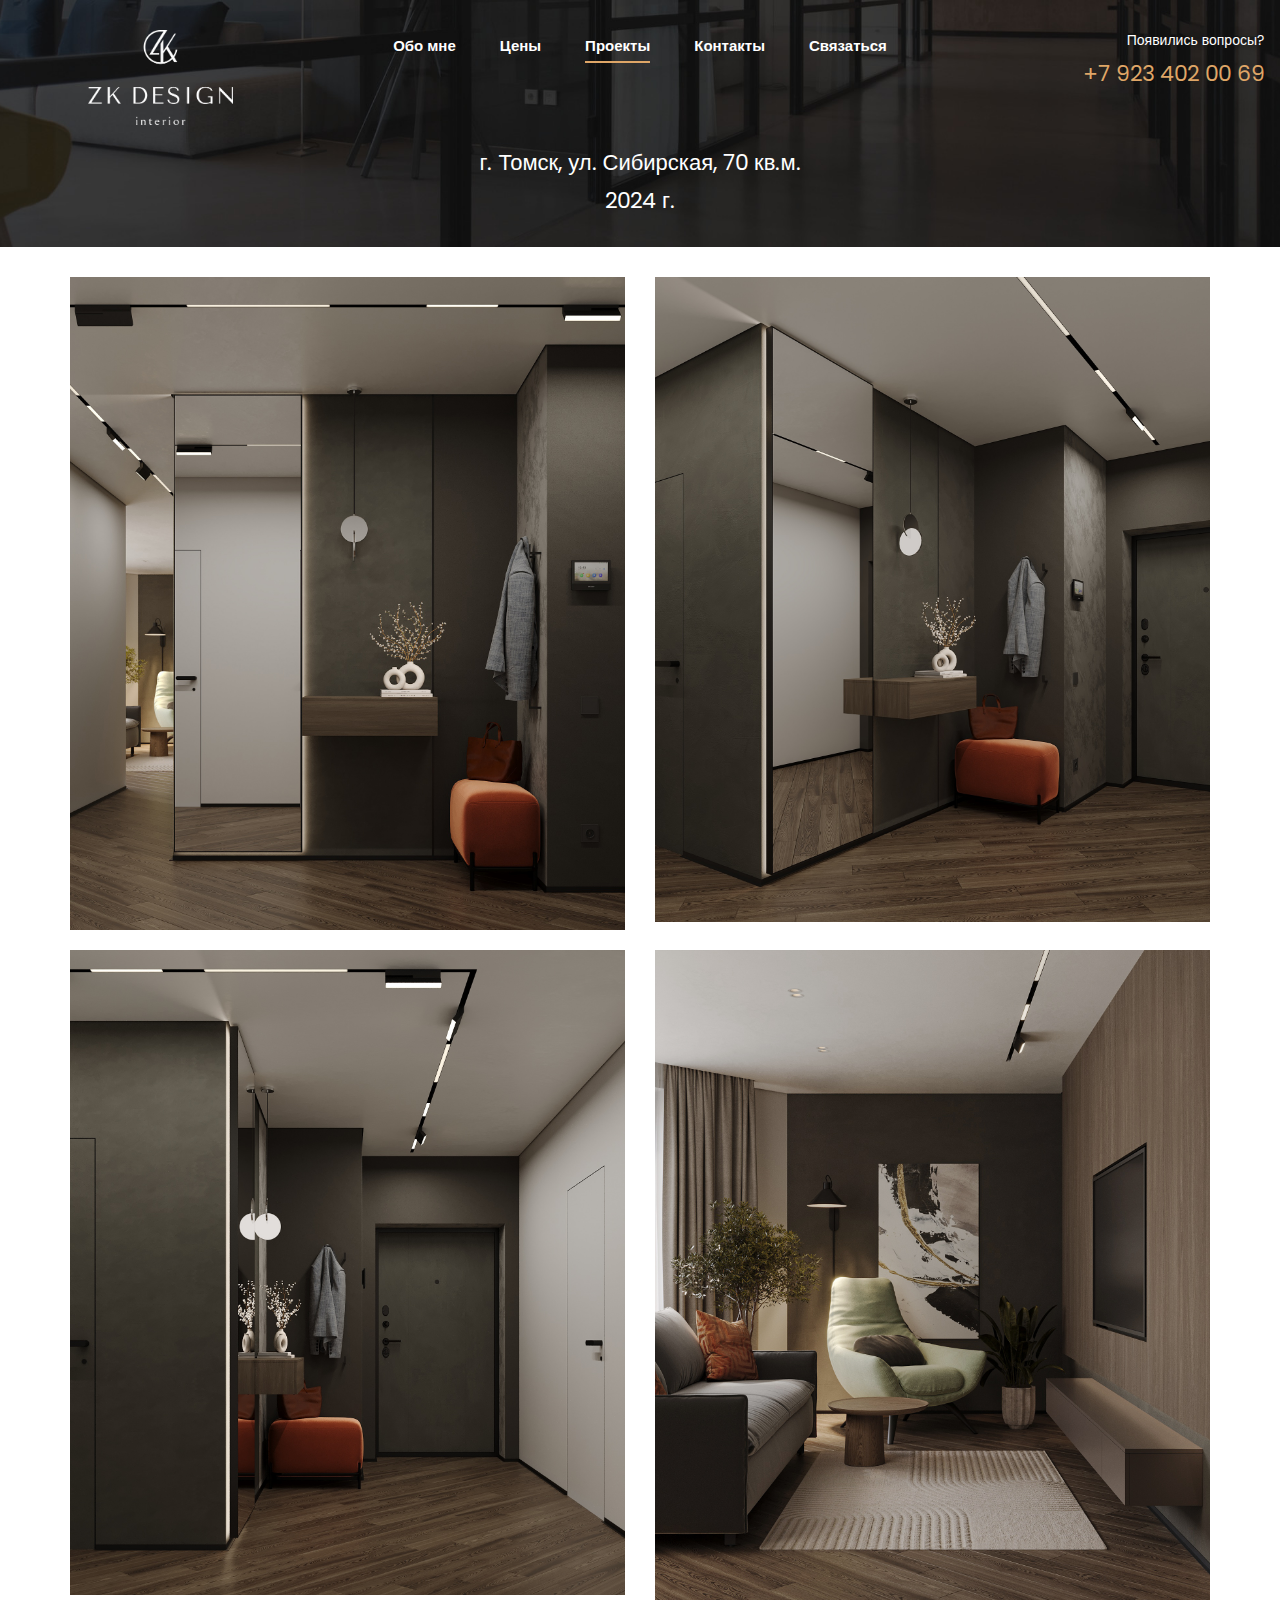
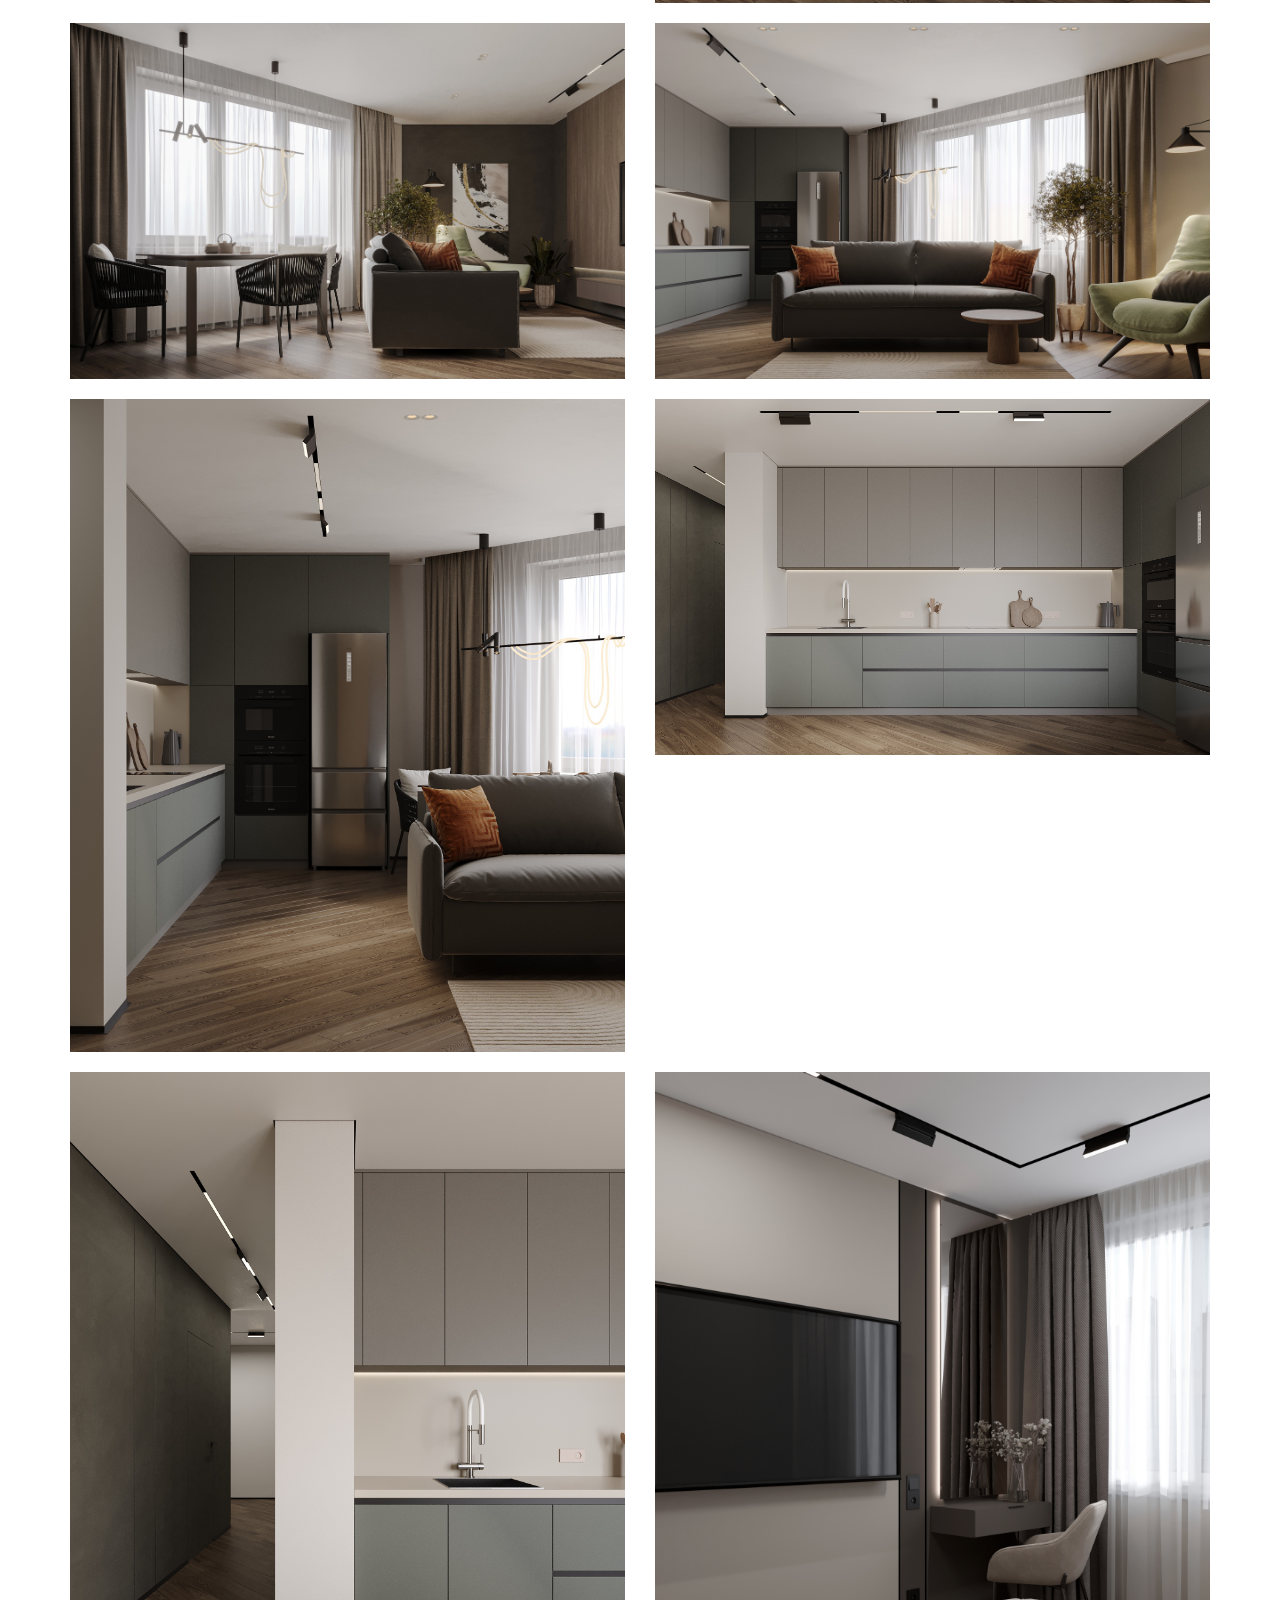
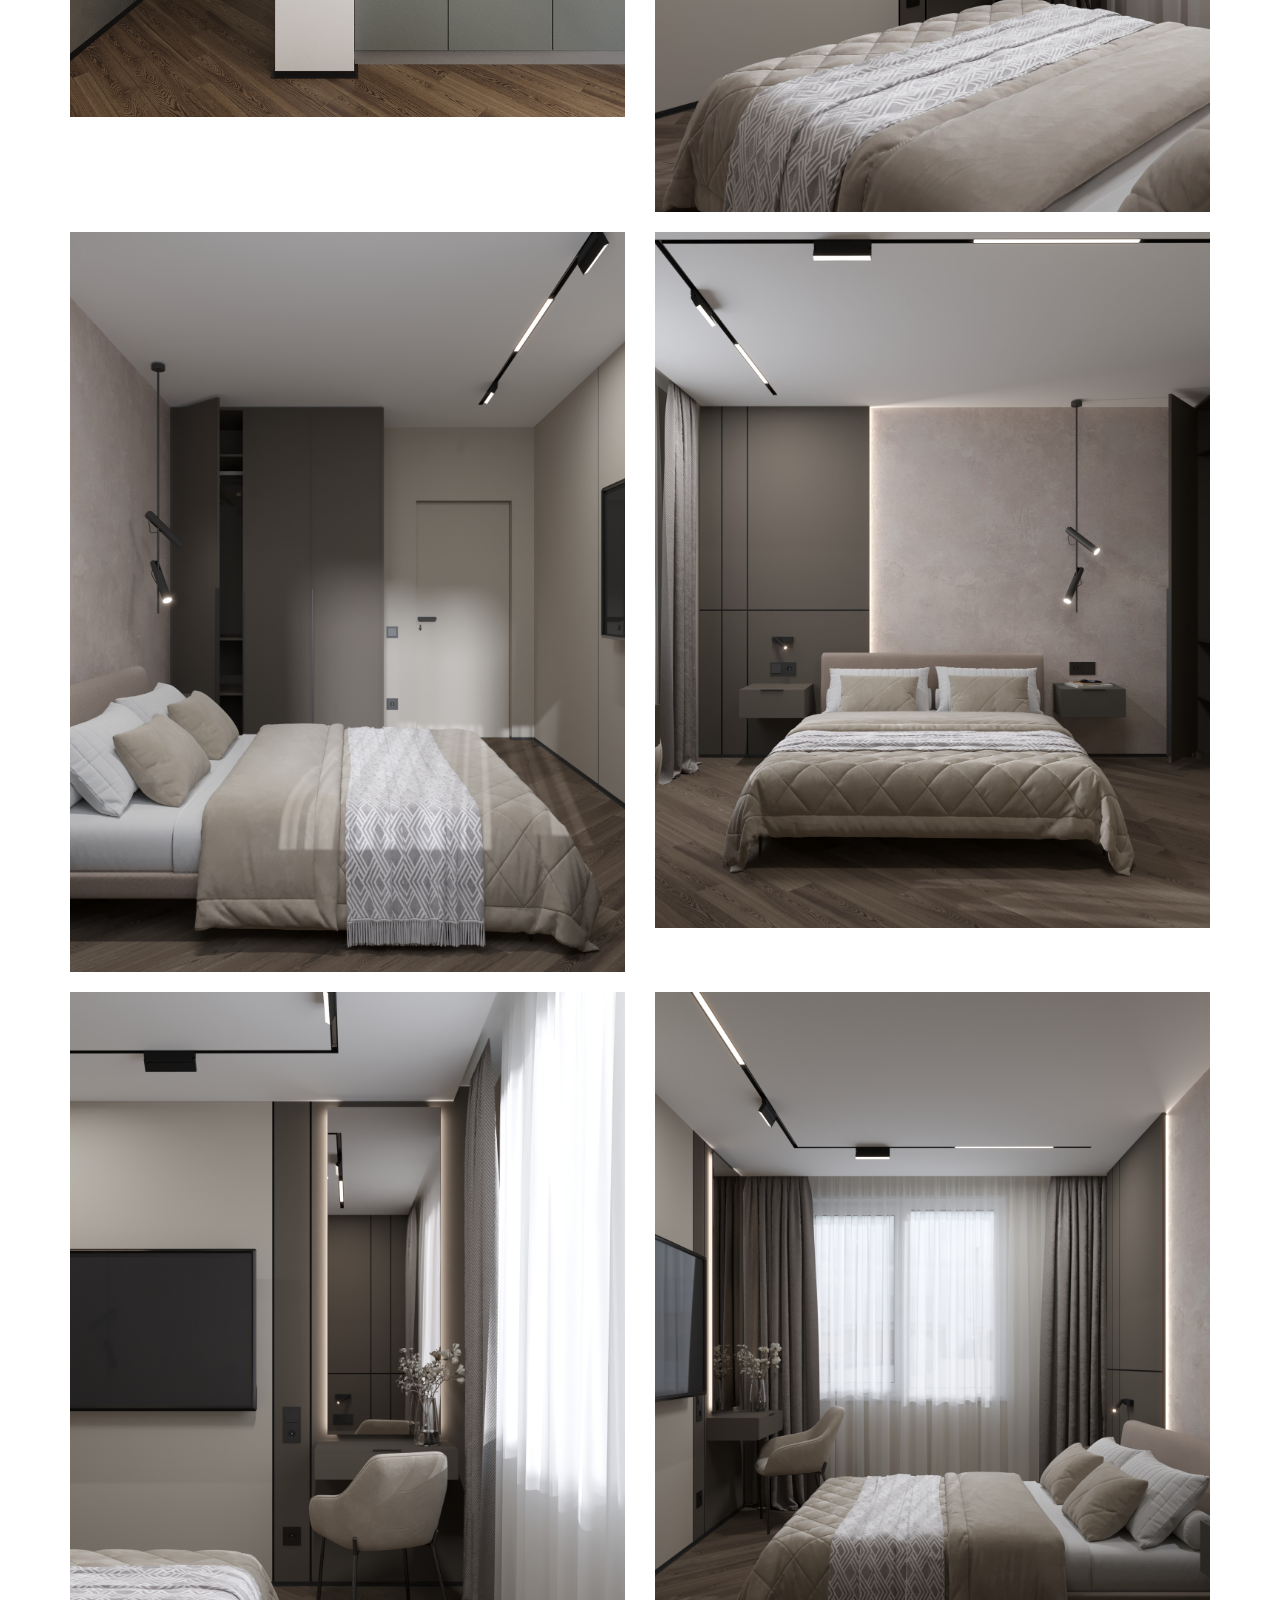
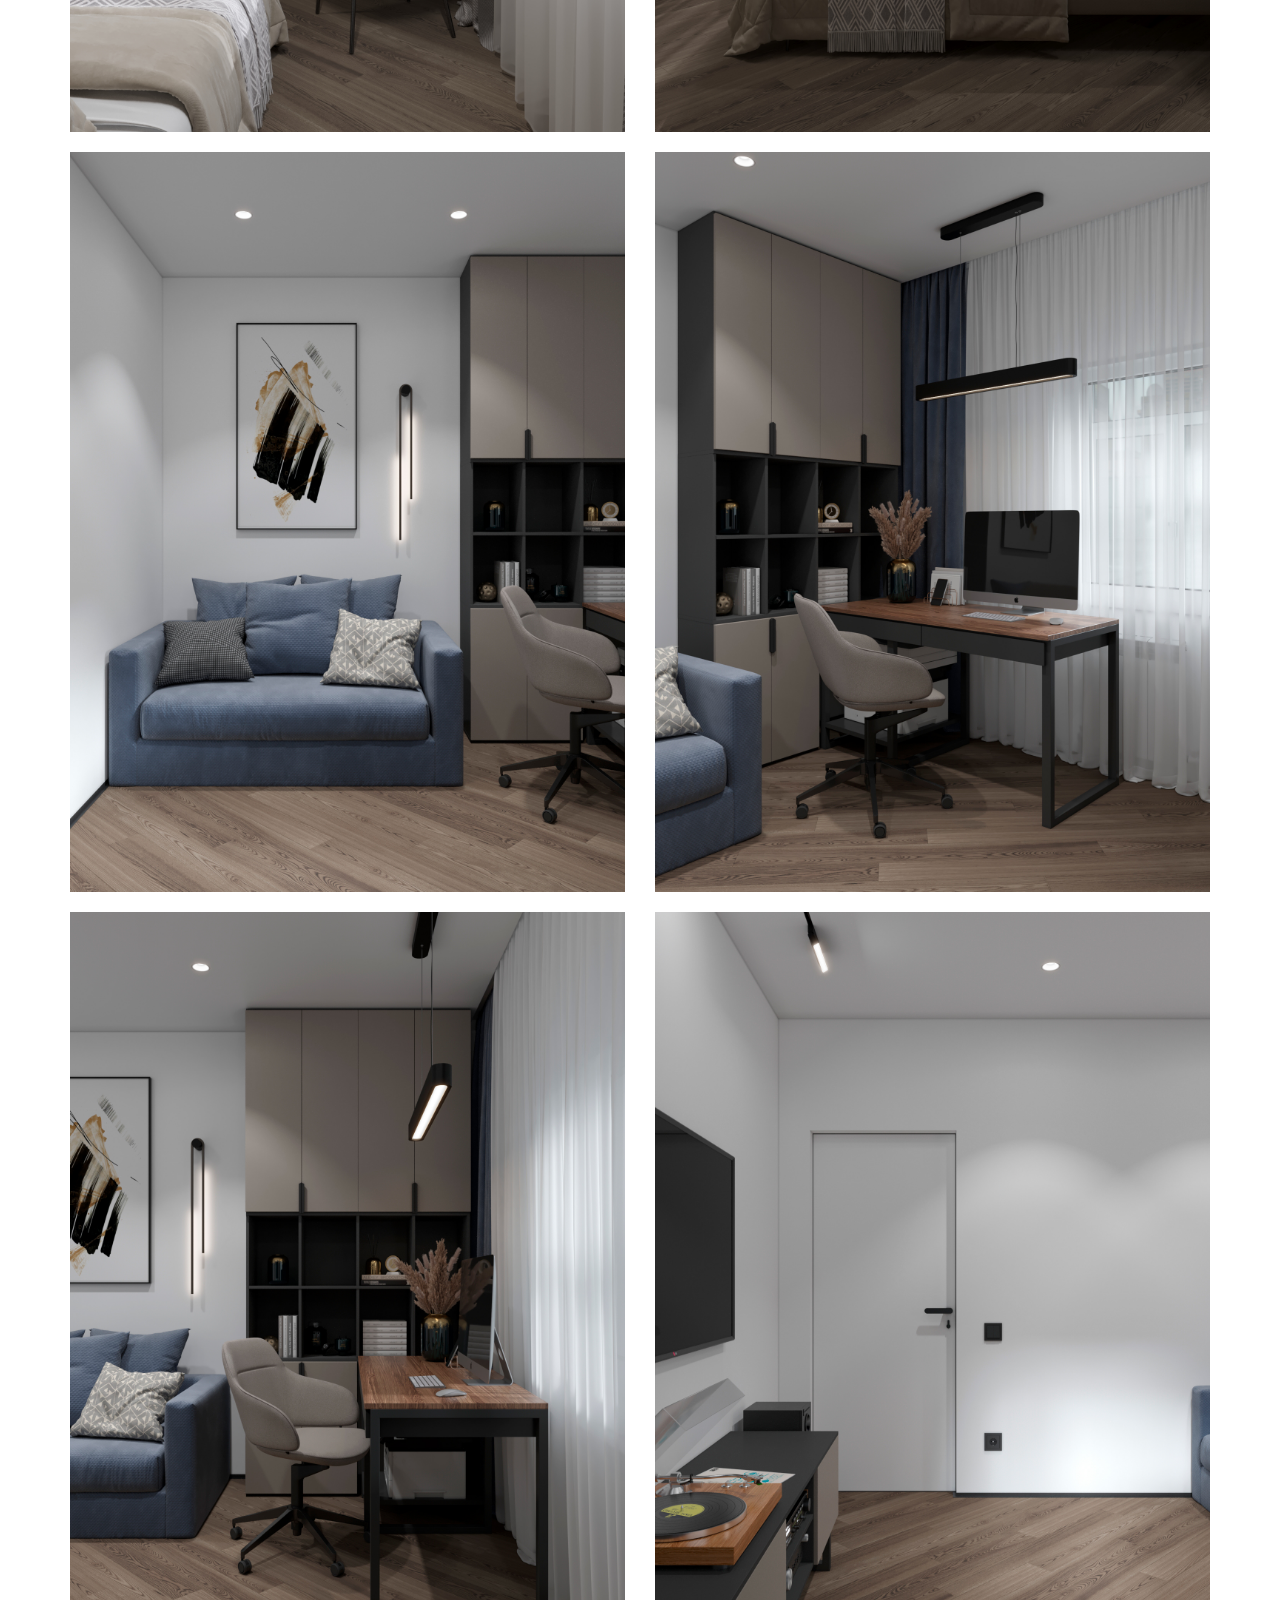
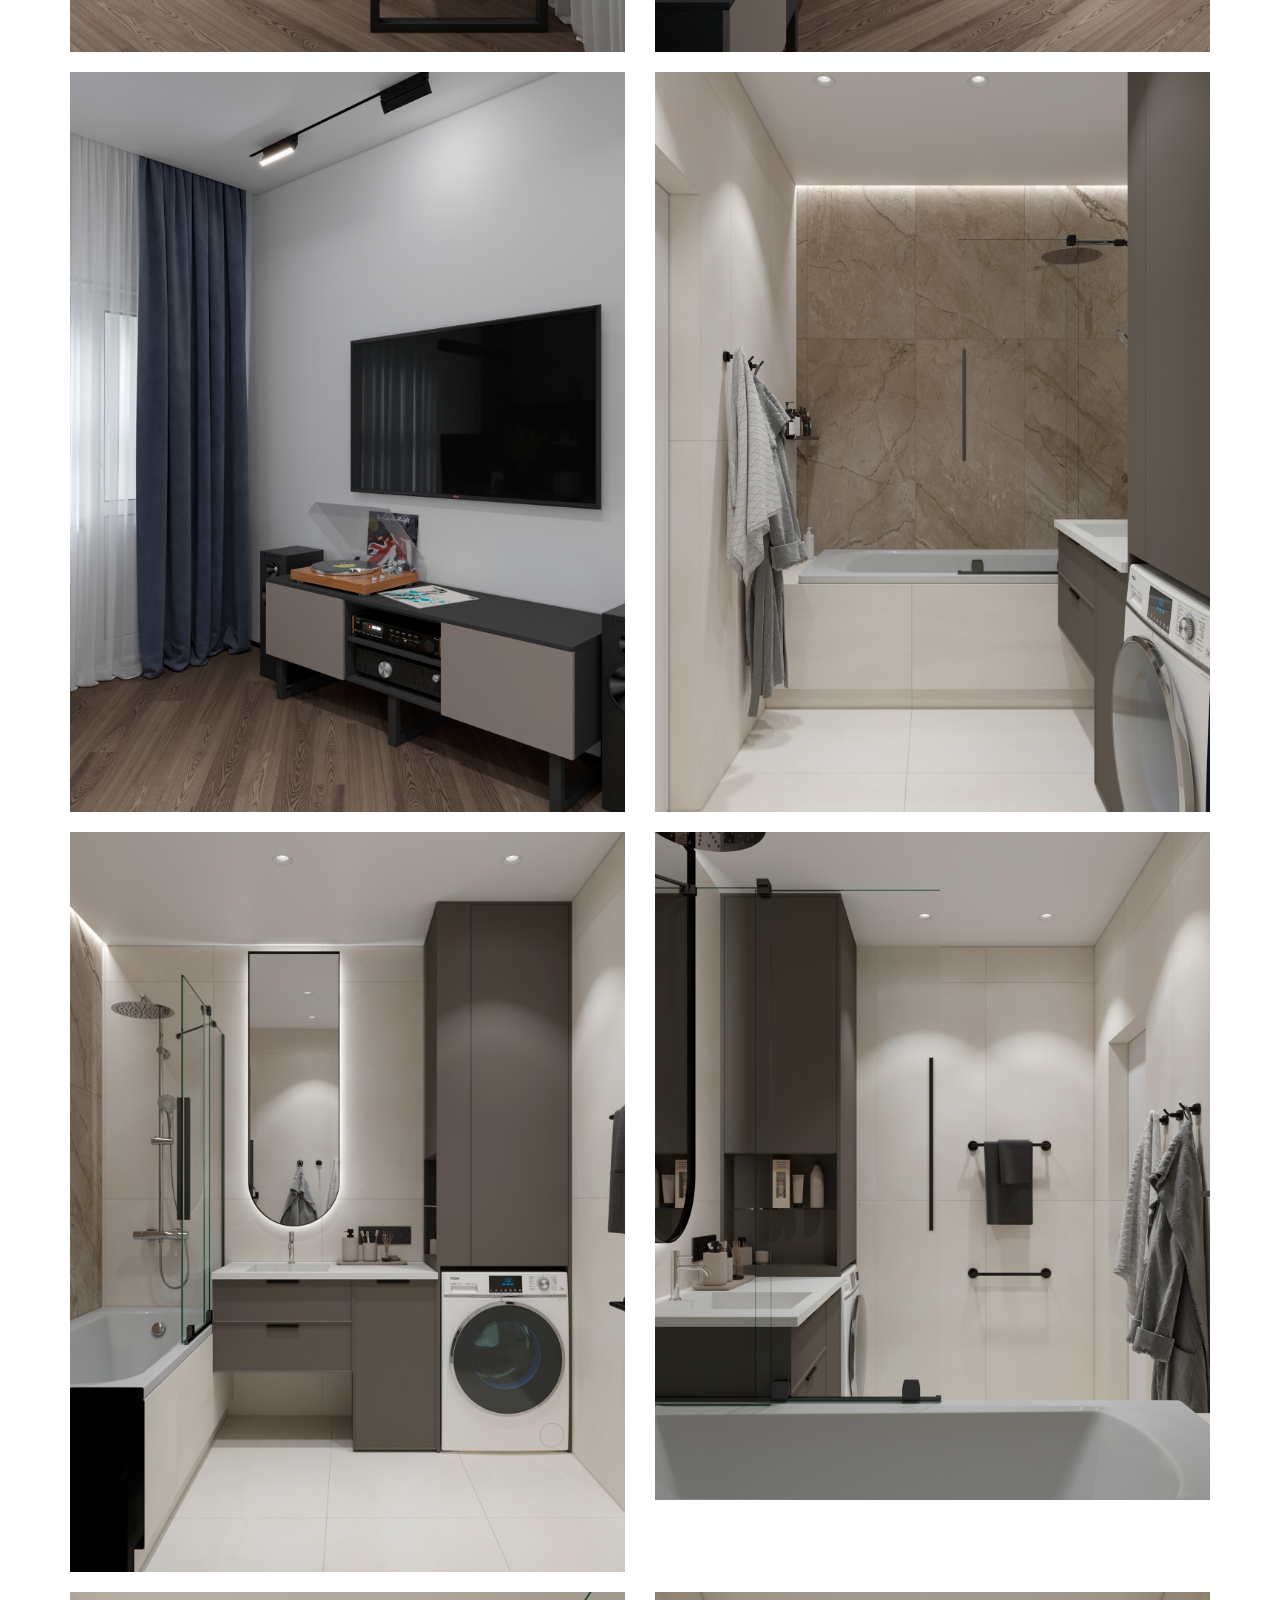
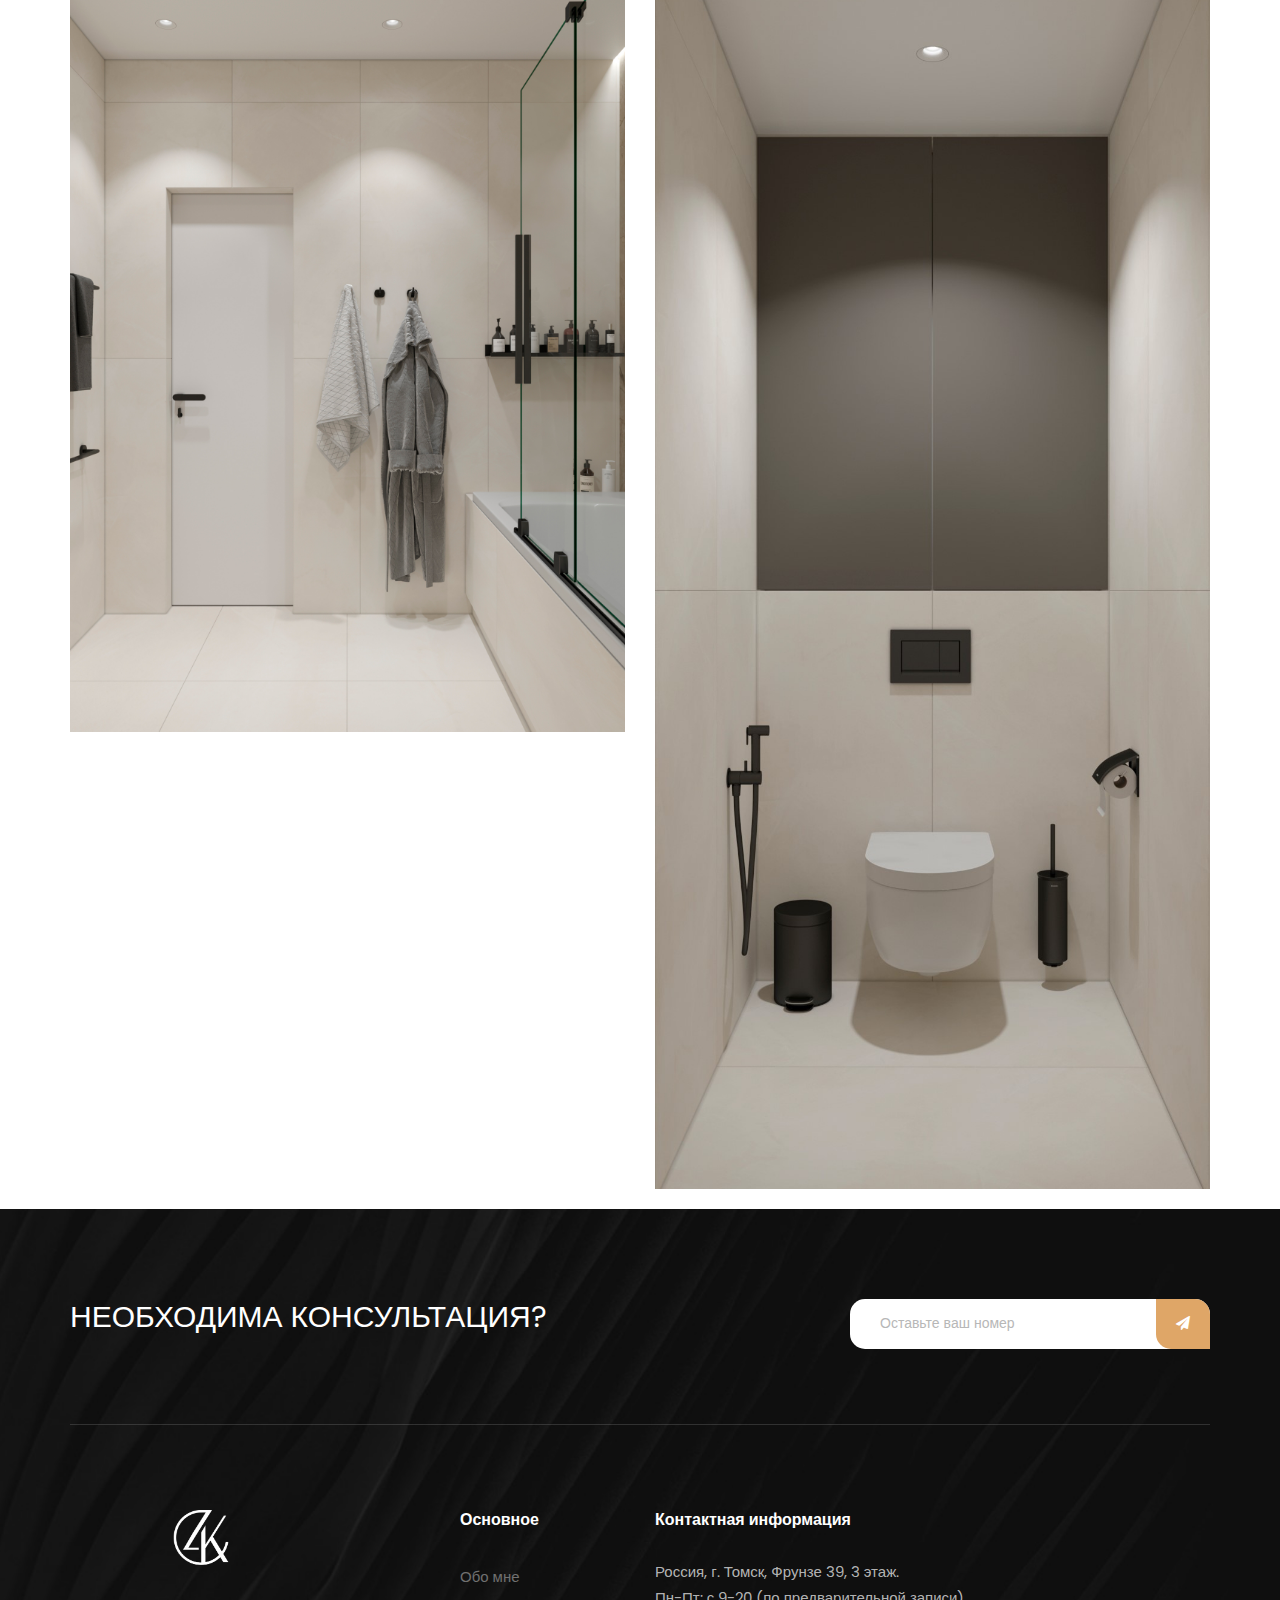
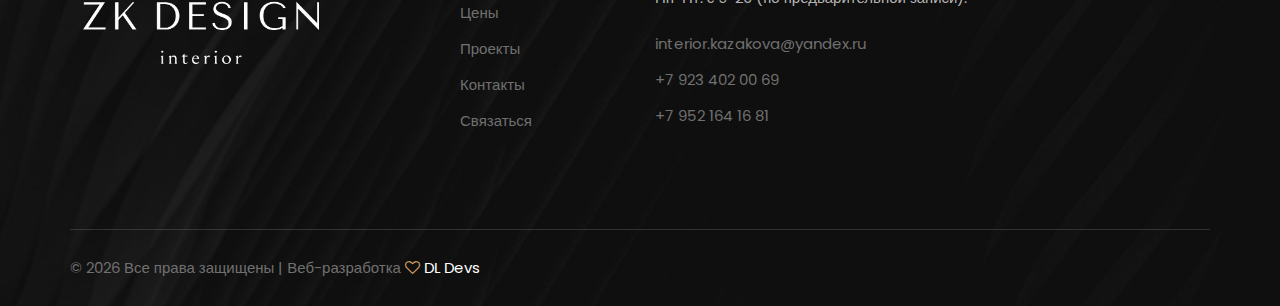
<file: pr_8.html>
<!DOCTYPE html>
<html lang="ru">
    <head>
        <meta charset="UTF-8">
        <meta name="viewport" content="width=device-width, initial-scale=1.0">
        <meta http-equiv="X-UA-Compatible" content="ie=edge">
        <link rel="shortcut icon" type="image/x-icon" href="img/favicon.png">
        <title>ZK-DESIGN Interior || Студия дизайна интерьера</title>
        <meta name="description" content="Основное направление деятельности дизайн студии- это разработка проекта интерьера
        и его полная реализация. Объединю в интерьере Ваши мечты со своим опытом и
        профессионализмом." />
        <meta name="keywords" content="Дизайн интерьера, студия дизайна, Томск, дизайн квартиры, архитектура." />
        <meta property='article:author' content='GiraffeWeb' />
        <meta name="robots" content="index, follow" />
    
        <!-- Google Font GiraffeWeb -->
        <link href="https://fonts.googleapis.com/css2?family=Poppins:wght@300;400;500;600;700;800;900&display=swap"
        rel="stylesheet">
        <link href="https://fonts.googleapis.com/css2?family=Aldrich&display=swap" rel="stylesheet">
    
        <!-- CSS Styles GiraffeWeb -->
        <link rel="stylesheet" href="css/bootstrap.min.css" type="text/css">
        <link rel="stylesheet" href="css/font-awesome.min.css" type="text/css">
        <link rel="stylesheet" href="css/elegant-icons.css" type="text/css">
        <link rel="stylesheet" href="css/owl.carousel.min.css" type="text/css">
        <link rel="stylesheet" href="css/slicknav.min.css" type="text/css">
        <link rel="stylesheet" href="css/slick.css" type="text/css">
        <link rel="stylesheet" href="css/style.css" type="text/css">
    </head>

<body>
    <!-- Page Preloder
    <div id="preloder">
        <div class="loader"></div>
    </div>
    -->

    <!-- Menu GiraffeWeb -->
    <div class="offcanvas-menu-overlay"></div>
    <div class="offcanvas-menu-wrapper">
        <div class="offcanvas__logo">
            <a href="index.html"><img src="img/zk.png" width="50%" alt=""></a>
        </div>
        <div id="mobile-menu-wrap"></div>
        <div class="offcanvas__widget">
            <span style='font-family: "Poppins", sans-serif;'>Появились вопросы?</span>
            <h4><a href='tel:+79234020069;' style='text-decoration: none;color: rgb(223, 166, 103);font-family: "Poppins", sans-serif;'>+7 923 402 00 69</a></h4>
        </div>
    </div>

    <!-- Header GiraffeWeb -->
    <header class="header">
        <div class="container-fluid">
            <div class="row">
                <div class="col-lg-3">
                    <div class="header__logo" style='text-align: center;'>
                        <a href="index.html"><img src="img/zk.png" width="50%" alt=""></a>
                    </div>
                </div>
                <div class="col-lg-6">
                    <nav class="header__menu mobile-menu">
                        <ul>
                            <li><a href="index.html#about">Обо мне</a></li>
                                <li><a href="index.html#services">Цены</a></li>
                                <li class="active"><a href="index.html#projects">Проекты</a></li>
                                <li><a href="index.html#connect">Контакты</a></li>
                                <li><a href="contact.html">Связаться</a></li>
                            </ul>
                    </nav>
                </div>
                <div class="col-lg-3">
                    <div class="header__widget">
                        <span style='color:white;'>Появились вопросы?</span>
                        <h4><a href='tel:+79234020069;' style='text-decoration: none;color: rgb(223, 166, 103);'>+7 923 402 00 69</a></h4>
                    </div>
                </div>
            </div>
            <div class="canvas__open"><i class="fa fa-bars"></i></div>
        </div>
    </header>

    <!-- Information Project GiraffeWeb -->
    <div class="breadcrumb-option spad set-bg" data-setbg="img/breadcrumb-bg.jpg">
        <div class="container">
            <div class="row">
                <div class="col-lg-12 text-center" style='padding-top: 20px;'>
                    <div class="breadcrumb__text">
                        <h2 style='text-transform: none;font-size: 22px;'>г. Томск, ул. Сибирская, 70 кв.м.</h2>
                        <h2 style='text-transform: none;font-size: 22px;'>2024 г.</h2>
                    </div>
                </div>
            </div>
        </div>
    </div>

    <!-- Project GiraffeWeb -->
    <section class="project-page spad">
        <div class="container">
            <div class="row">
                <div class="col-lg-6 col-md-6 col-sm-6">
                    <div class="project__item">
                        <img src="img/project/pr_8/1.jpg" alt="">
                    </div>
                </div>
                <div class="col-lg-6 col-md-6 col-sm-6">
                    <div class="project__item">
                        <img src="img/project/pr_8/2.jpg" alt="">
                    </div>
                </div>
                <div class="col-lg-6 col-md-6 col-sm-6">
                    <div class="project__item">
                        <img src="img/project/pr_8/3.jpg" alt="">
                    </div>
                </div>
                <div class="col-lg-6 col-md-6 col-sm-6">
                    <div class="project__item">
                        <img src="img/project/pr_8/4.jpg" alt="">
                    </div>
                </div>
                <div class="col-lg-6 col-md-6 col-sm-6">
                    <div class="project__item">
                        <img src="img/project/pr_8/5.jpg" alt="">
                    </div>
                </div>
                <div class="col-lg-6 col-md-6 col-sm-6">
                    <div class="project__item">
                        <img src="img/project/pr_8/6.jpg" alt="">
                    </div>
                </div>
                <div class="col-lg-6 col-md-6 col-sm-6">
                    <div class="project__item">
                        <img src="img/project/pr_8/7.jpg" alt="">
                    </div>
                </div>
                <div class="col-lg-6 col-md-6 col-sm-6">
                    <div class="project__item">
                        <img src="img/project/pr_8/8.jpg" alt="">
                    </div>
                </div>
                <div class="col-lg-6 col-md-6 col-sm-6">
                    <div class="project__item">
                        <img src="img/project/pr_8/9.jpg" alt="">
                    </div>
                </div>
                <div class="col-lg-6 col-md-6 col-sm-6">
                    <div class="project__item">
                        <img src="img/project/pr_8/10.jpg" alt="">
                    </div>
                </div>
                <div class="col-lg-6 col-md-6 col-sm-6">
                    <div class="project__item">
                        <img src="img/project/pr_8/11.jpg" alt="">
                    </div>
                </div>
                <div class="col-lg-6 col-md-6 col-sm-6">
                    <div class="project__item">
                        <img src="img/project/pr_8/12.jpg" alt="">
                    </div>
                </div>
                <div class="col-lg-6 col-md-6 col-sm-6">
                    <div class="project__item">
                        <img src="img/project/pr_8/13.jpg" alt="">
                    </div>
                </div>
                <div class="col-lg-6 col-md-6 col-sm-6">
                    <div class="project__item">
                        <img src="img/project/pr_8/14.jpg" alt="">
                    </div>
                </div>
                <div class="col-lg-6 col-md-6 col-sm-6">
                    <div class="project__item">
                        <img src="img/project/pr_8/15.jpg" alt="">
                    </div>
                </div>
                <div class="col-lg-6 col-md-6 col-sm-6">
                    <div class="project__item">
                        <img src="img/project/pr_8/16.jpg" alt="">
                    </div>
                </div>
                <div class="col-lg-6 col-md-6 col-sm-6">
                    <div class="project__item">
                        <img src="img/project/pr_8/17.jpg" alt="">
                    </div>
                </div>
                <div class="col-lg-6 col-md-6 col-sm-6">
                    <div class="project__item">
                        <img src="img/project/pr_8/18.jpg" alt="">
                    </div>
                </div>
                <div class="col-lg-6 col-md-6 col-sm-6">
                    <div class="project__item">
                        <img src="img/project/pr_8/19.jpg" alt="">
                    </div>
                </div>
                <div class="col-lg-6 col-md-6 col-sm-6">
                    <div class="project__item">
                        <img src="img/project/pr_8/20.jpg" alt="">
                    </div>
                </div>
                <div class="col-lg-6 col-md-6 col-sm-6">
                    <div class="project__item">
                        <img src="img/project/pr_8/21.jpg" alt="">
                    </div>
                </div>
                <div class="col-lg-6 col-md-6 col-sm-6">
                    <div class="project__item">
                        <img src="img/project/pr_8/22.jpg" alt="">
                    </div>
                </div>
                <div class="col-lg-6 col-md-6 col-sm-6">
                    <div class="project__item">
                        <img src="img/project/pr_8/23.jpg" alt="">
                    </div>
                </div>
                <div class="col-lg-6 col-md-6 col-sm-6">
                    <div class="project__item">
                        <img src="img/project/pr_8/24.jpg" alt="">
                    </div>
                </div>
            </div>
        </div>
    </section>

<!-- Footer GiraffeWeb -->
<footer class="footer set-bg" data-setbg="img/footer-bg.jpg" id='connect'>
    <div class="container">
        <div class="footer__top">
            <div class="row">
                <div class="col-lg-8 col-md-6">
                    <div class="footer__top__text">
                        <h2 style='font-size:30px;'>Необходима консультация?</h2>
                    </div>
                </div>
                <div class="col-lg-4 col-md-6">
                    <div class="footer__top__newslatter">
                        <form method="post" action="https://formspree.io/f/xwkdkjkl">
                            <input type="text" placeholder="Оставьте ваш номер" name='phone_project_page' style='border-radius: 15px;'>
                            <button type="submit" style='border-radius: 0 15px 0 15px;'><i class="fa fa-send"></i></button>
                        </form>
                    </div>
                </div>
            </div>
        </div>
        <div class="row">
            <div class="col-lg-3 col-md-6 col-sm-6">
                <div class="footer__about">
                    <div class="footer__logo">
                        <a href="index.html" style='text-align: center;'><img src="img/zk.png" alt="" width='90%'></a>
                    </div>
                </div>
            </div>
            <div class="col-lg-2 offset-lg-1 col-md-3 col-sm-6">
                <div class="footer__widget">
                    <h6>Основное</h6>
                    <ul>
                        <li><a href="index.html#about" style='color:#707070'>Обо мне</a></li>
                        <li><a href="index.html#services" style='color:#707070'>Цены</a></li>
                        <li><a href="index.html#projects" style='color:#707070'>Проекты</a></li>
                        <li><a href="index.html#connect" style='color:#707070'>Контакты</a></li>
                        <li><a href="contact.html" style='color:#707070'>Связаться</a></li>
                    </ul>
                </div>
            </div>
            <div class="col-lg-4 col-md-6 col-sm-6">
                <div class="footer__widget">
                    <h6>Контактная информация</h6>
                    <p style='color:#cfcfcfde'>Россия, г. Томск, Фрунзе 39, 3 этаж. <br />Пн-Пт: с 9-20 (по предварительной записи).</p>
                    <ul>
                        <li><a href="mailto:interior.kazakova@yandex.ru" style='color:#707070'>interior.kazakova@yandex.ru</a></li>
                        <li><a href="tel:+79234020069" style='color:#707070'>+7 923 402 00 69</a></li>
                        <li><a href="tel:+79521641681" style='color:#707070'>+7 952 164 16 81</a></li>
                    </ul>
                </div>
            </div>
        </div>
        <div class="copyright">
            <div class="row">
                <div class="col-lg-8 col-md-7">
                    <div class="copyright__text">
                        <p> © <script>
                            document.write(new Date().getFullYear());
                        </script> Все права защищены | Веб-разработка <i class="fa fa-heart-o"
                        aria-hidden="true"></i> <a href="https://dldevs.ru"
                        target="_blank">DL Devs</a>
                    </p>
                </div>
            </div>
        </div>
    </div>
</div>
</footer>
<!-- JS GiraffeWeb -->
<script src="js/jquery-3.3.1.min.js"></script>
<script src="js/bootstrap.min.js"></script>
<script src="js/jquery.slicknav.js"></script>
<script src="js/owl.carousel.min.js"></script>
<script src="js/slick.min.js"></script>
<script src="js/main.js"></script>
<script src="js/click.js"></script>
</body>
</html>
</file>
<file: css/elegant-icons.css>
@font-face {
	font-family: 'ElegantIcons';
	src:url('../fonts/ElegantIcons.eot');
	src:url('../fonts/ElegantIcons.eot?#iefix') format('embedded-opentype'),
		url('../fonts/ElegantIcons.woff') format('woff'),
		url('../fonts/ElegantIcons.ttf') format('truetype'),
		url('../fonts/ElegantIcons.svg#ElegantIcons') format('svg');
	font-weight: normal;
	font-style: normal;
}

/* Use the following CSS code if you want to use data attributes for inserting your icons */
[data-icon]:before {
	font-family: 'ElegantIcons';
	content: attr(data-icon);
	speak: none;
	font-weight: normal;
	font-variant: normal;
	text-transform: none;
	line-height: 1;
	-webkit-font-smoothing: antialiased;
	-moz-osx-font-smoothing: grayscale;
}

/* Use the following CSS code if you want to have a class per icon */
/*
Instead of a list of all class selectors,
you can use the generic selector below, but it's slower:
[class*="your-class-prefix"] {
*/
.arrow_up, .arrow_down, .arrow_left, .arrow_right, .arrow_left-up, .arrow_right-up, .arrow_right-down, .arrow_left-down, .arrow-up-down, .arrow_up-down_alt, .arrow_left-right_alt, .arrow_left-right, .arrow_expand_alt2, .arrow_expand_alt, .arrow_condense, .arrow_expand, .arrow_move, .arrow_carrot-up, .arrow_carrot-down, .arrow_carrot-left, .arrow_carrot-right, .arrow_carrot-2up, .arrow_carrot-2down, .arrow_carrot-2left, .arrow_carrot-2right, .arrow_carrot-up_alt2, .arrow_carrot-down_alt2, .arrow_carrot-left_alt2, .arrow_carrot-right_alt2, .arrow_carrot-2up_alt2, .arrow_carrot-2down_alt2, .arrow_carrot-2left_alt2, .arrow_carrot-2right_alt2, .arrow_triangle-up, .arrow_triangle-down, .arrow_triangle-left, .arrow_triangle-right, .arrow_triangle-up_alt2, .arrow_triangle-down_alt2, .arrow_triangle-left_alt2, .arrow_triangle-right_alt2, .arrow_back, .icon_minus-06, .icon_plus, .icon_close, .icon_check, .icon_minus_alt2, .icon_plus_alt2, .icon_close_alt2, .icon_check_alt2, .icon_zoom-out_alt, .icon_zoom-in_alt, .icon_search, .icon_box-empty, .icon_box-selected, .icon_minus-box, .icon_plus-box, .icon_box-checked, .icon_circle-empty, .icon_circle-slelected, .icon_stop_alt2, .icon_stop, .icon_pause_alt2, .icon_pause, .icon_menu, .icon_menu-square_alt2, .icon_menu-circle_alt2, .icon_ul, .icon_ol, .icon_adjust-horiz, .icon_adjust-vert, .icon_document_alt, .icon_documents_alt, .icon_pencil, .icon_pencil-edit_alt, .icon_pencil-edit, .icon_folder-alt, .icon_folder-open_alt, .icon_folder-add_alt, .icon_info_alt, .icon_error-oct_alt, .icon_error-circle_alt, .icon_error-triangle_alt, .icon_question_alt2, .icon_question, .icon_comment_alt, .icon_chat_alt, .icon_vol-mute_alt, .icon_volume-low_alt, .icon_volume-high_alt, .icon_quotations, .icon_quotations_alt2, .icon_clock_alt, .icon_lock_alt, .icon_lock-open_alt, .icon_key_alt, .icon_cloud_alt, .icon_cloud-upload_alt, .icon_cloud-download_alt, .icon_image, .icon_images, .icon_lightbulb_alt, .icon_gift_alt, .icon_house_alt, .icon_genius, .icon_mobile, .icon_tablet, .icon_laptop, .icon_desktop, .icon_camera_alt, .icon_mail_alt, .icon_cone_alt, .icon_ribbon_alt, .icon_bag_alt, .icon_creditcard, .icon_cart_alt, .icon_paperclip, .icon_tag_alt, .icon_tags_alt, .icon_trash_alt, .icon_cursor_alt, .icon_mic_alt, .icon_compass_alt, .icon_pin_alt, .icon_pushpin_alt, .icon_map_alt, .icon_drawer_alt, .icon_toolbox_alt, .icon_book_alt, .icon_calendar, .icon_film, .icon_table, .icon_contacts_alt, .icon_headphones, .icon_lifesaver, .icon_piechart, .icon_refresh, .icon_link_alt, .icon_link, .icon_loading, .icon_blocked, .icon_archive_alt, .icon_heart_alt, .icon_star_alt, .icon_star-half_alt, .icon_star, .icon_star-half, .icon_tools, .icon_tool, .icon_cog, .icon_cogs, .arrow_up_alt, .arrow_down_alt, .arrow_left_alt, .arrow_right_alt, .arrow_left-up_alt, .arrow_right-up_alt, .arrow_right-down_alt, .arrow_left-down_alt, .arrow_condense_alt, .arrow_expand_alt3, .arrow_carrot_up_alt, .arrow_carrot-down_alt, .arrow_carrot-left_alt, .arrow_carrot-right_alt, .arrow_carrot-2up_alt, .arrow_carrot-2dwnn_alt, .arrow_carrot-2left_alt, .arrow_carrot-2right_alt, .arrow_triangle-up_alt, .arrow_triangle-down_alt, .arrow_triangle-left_alt, .arrow_triangle-right_alt, .icon_minus_alt, .icon_plus_alt, .icon_close_alt, .icon_check_alt, .icon_zoom-out, .icon_zoom-in, .icon_stop_alt, .icon_menu-square_alt, .icon_menu-circle_alt, .icon_document, .icon_documents, .icon_pencil_alt, .icon_folder, .icon_folder-open, .icon_folder-add, .icon_folder_upload, .icon_folder_download, .icon_info, .icon_error-circle, .icon_error-oct, .icon_error-triangle, .icon_question_alt, .icon_comment, .icon_chat, .icon_vol-mute, .icon_volume-low, .icon_volume-high, .icon_quotations_alt, .icon_clock, .icon_lock, .icon_lock-open, .icon_key, .icon_cloud, .icon_cloud-upload, .icon_cloud-download, .icon_lightbulb, .icon_gift, .icon_house, .icon_camera, .icon_mail, .icon_cone, .icon_ribbon, .icon_bag, .icon_cart, .icon_tag, .icon_tags, .icon_trash, .icon_cursor, .icon_mic, .icon_compass, .icon_pin, .icon_pushpin, .icon_map, .icon_drawer, .icon_toolbox, .icon_book, .icon_contacts, .icon_archive, .icon_heart, .icon_profile, .icon_group, .icon_grid-2x2, .icon_grid-3x3, .icon_music, .icon_pause_alt, .icon_phone, .icon_upload, .icon_download, .social_facebook, .social_twitter, .social_pinterest, .social_googleplus, .social_tumblr, .social_tumbleupon, .social_wordpress, .social_instagram, .social_dribbble, .social_vimeo, .social_linkedin, .social_rss, .social_deviantart, .social_share, .social_myspace, .social_skype, .social_youtube, .social_picassa, .social_googledrive, .social_flickr, .social_blogger, .social_spotify, .social_delicious, .social_facebook_circle, .social_twitter_circle, .social_pinterest_circle, .social_googleplus_circle, .social_tumblr_circle, .social_stumbleupon_circle, .social_wordpress_circle, .social_instagram_circle, .social_dribbble_circle, .social_vimeo_circle, .social_linkedin_circle, .social_rss_circle, .social_deviantart_circle, .social_share_circle, .social_myspace_circle, .social_skype_circle, .social_youtube_circle, .social_picassa_circle, .social_googledrive_alt2, .social_flickr_circle, .social_blogger_circle, .social_spotify_circle, .social_delicious_circle, .social_facebook_square, .social_twitter_square, .social_pinterest_square, .social_googleplus_square, .social_tumblr_square, .social_stumbleupon_square, .social_wordpress_square, .social_instagram_square, .social_dribbble_square, .social_vimeo_square, .social_linkedin_square, .social_rss_square, .social_deviantart_square, .social_share_square, .social_myspace_square, .social_skype_square, .social_youtube_square, .social_picassa_square, .social_googledrive_square, .social_flickr_square, .social_blogger_square, .social_spotify_square, .social_delicious_square, .icon_printer, .icon_calulator, .icon_building, .icon_floppy, .icon_drive, .icon_search-2, .icon_id, .icon_id-2, .icon_puzzle, .icon_like, .icon_dislike, .icon_mug, .icon_currency, .icon_wallet, .icon_pens, .icon_easel, .icon_flowchart, .icon_datareport, .icon_briefcase, .icon_shield, .icon_percent, .icon_globe, .icon_globe-2, .icon_target, .icon_hourglass, .icon_balance, .icon_rook, .icon_printer-alt, .icon_calculator_alt, .icon_building_alt, .icon_floppy_alt, .icon_drive_alt, .icon_search_alt, .icon_id_alt, .icon_id-2_alt, .icon_puzzle_alt, .icon_like_alt, .icon_dislike_alt, .icon_mug_alt, .icon_currency_alt, .icon_wallet_alt, .icon_pens_alt, .icon_easel_alt, .icon_flowchart_alt, .icon_datareport_alt, .icon_briefcase_alt, .icon_shield_alt, .icon_percent_alt, .icon_globe_alt, .icon_clipboard {
	font-family: 'ElegantIcons';
	speak: none;
	font-style: normal;
	font-weight: normal;
	font-variant: normal;
	text-transform: none;
	line-height: 1;
	-webkit-font-smoothing: antialiased;
}
.arrow_up:before {
	content: "\21";
}
.arrow_down:before {
	content: "\22";
}
.arrow_left:before {
	content: "\23";
}
.arrow_right:before {
	content: "\24";
}
.arrow_left-up:before {
	content: "\25";
}
.arrow_right-up:before {
	content: "\26";
}
.arrow_right-down:before {
	content: "\27";
}
.arrow_left-down:before {
	content: "\28";
}
.arrow-up-down:before {
	content: "\29";
}
.arrow_up-down_alt:before {
	content: "\2a";
}
.arrow_left-right_alt:before {
	content: "\2b";
}
.arrow_left-right:before {
	content: "\2c";
}
.arrow_expand_alt2:before {
	content: "\2d";
}
.arrow_expand_alt:before {
	content: "\2e";
}
.arrow_condense:before {
	content: "\2f";
}
.arrow_expand:before {
	content: "\30";
}
.arrow_move:before {
	content: "\31";
}
.arrow_carrot-up:before {
	content: "\32";
}
.arrow_carrot-down:before {
	content: "\33";
}
.arrow_carrot-left:before {
	content: "\34";
}
.arrow_carrot-right:before {
	content: "\35";
}
.arrow_carrot-2up:before {
	content: "\36";
}
.arrow_carrot-2down:before {
	content: "\37";
}
.arrow_carrot-2left:before {
	content: "\38";
}
.arrow_carrot-2right:before {
	content: "\39";
}
.arrow_carrot-up_alt2:before {
	content: "\3a";
}
.arrow_carrot-down_alt2:before {
	content: "\3b";
}
.arrow_carrot-left_alt2:before {
	content: "\3c";
}
.arrow_carrot-right_alt2:before {
	content: "\3d";
}
.arrow_carrot-2up_alt2:before {
	content: "\3e";
}
.arrow_carrot-2down_alt2:before {
	content: "\3f";
}
.arrow_carrot-2left_alt2:before {
	content: "\40";
}
.arrow_carrot-2right_alt2:before {
	content: "\41";
}
.arrow_triangle-up:before {
	content: "\42";
}
.arrow_triangle-down:before {
	content: "\43";
}
.arrow_triangle-left:before {
	content: "\44";
}
.arrow_triangle-right:before {
	content: "\45";
}
.arrow_triangle-up_alt2:before {
	content: "\46";
}
.arrow_triangle-down_alt2:before {
	content: "\47";
}
.arrow_triangle-left_alt2:before {
	content: "\48";
}
.arrow_triangle-right_alt2:before {
	content: "\49";
}
.arrow_back:before {
	content: "\4a";
}
.icon_minus-06:before {
	content: "\4b";
}
.icon_plus:before {
	content: "\4c";
}
.icon_close:before {
	content: "\4d";
}
.icon_check:before {
	content: "\4e";
}
.icon_minus_alt2:before {
	content: "\4f";
}
.icon_plus_alt2:before {
	content: "\50";
}
.icon_close_alt2:before {
	content: "\51";
}
.icon_check_alt2:before {
	content: "\52";
}
.icon_zoom-out_alt:before {
	content: "\53";
}
.icon_zoom-in_alt:before {
	content: "\54";
}
.icon_search:before {
	content: "\55";
}
.icon_box-empty:before {
	content: "\56";
}
.icon_box-selected:before {
	content: "\57";
}
.icon_minus-box:before {
	content: "\58";
}
.icon_plus-box:before {
	content: "\59";
}
.icon_box-checked:before {
	content: "\5a";
}
.icon_circle-empty:before {
	content: "\5b";
}
.icon_circle-slelected:before {
	content: "\5c";
}
.icon_stop_alt2:before {
	content: "\5d";
}
.icon_stop:before {
	content: "\5e";
}
.icon_pause_alt2:before {
	content: "\5f";
}
.icon_pause:before {
	content: "\60";
}
.icon_menu:before {
	content: "\61";
}
.icon_menu-square_alt2:before {
	content: "\62";
}
.icon_menu-circle_alt2:before {
	content: "\63";
}
.icon_ul:before {
	content: "\64";
}
.icon_ol:before {
	content: "\65";
}
.icon_adjust-horiz:before {
	content: "\66";
}
.icon_adjust-vert:before {
	content: "\67";
}
.icon_document_alt:before {
	content: "\68";
}
.icon_documents_alt:before {
	content: "\69";
}
.icon_pencil:before {
	content: "\6a";
}
.icon_pencil-edit_alt:before {
	content: "\6b";
}
.icon_pencil-edit:before {
	content: "\6c";
}
.icon_folder-alt:before {
	content: "\6d";
}
.icon_folder-open_alt:before {
	content: "\6e";
}
.icon_folder-add_alt:before {
	content: "\6f";
}
.icon_info_alt:before {
	content: "\70";
}
.icon_error-oct_alt:before {
	content: "\71";
}
.icon_error-circle_alt:before {
	content: "\72";
}
.icon_error-triangle_alt:before {
	content: "\73";
}
.icon_question_alt2:before {
	content: "\74";
}
.icon_question:before {
	content: "\75";
}
.icon_comment_alt:before {
	content: "\76";
}
.icon_chat_alt:before {
	content: "\77";
}
.icon_vol-mute_alt:before {
	content: "\78";
}
.icon_volume-low_alt:before {
	content: "\79";
}
.icon_volume-high_alt:before {
	content: "\7a";
}
.icon_quotations:before {
	content: "\7b";
}
.icon_quotations_alt2:before {
	content: "\7c";
}
.icon_clock_alt:before {
	content: "\7d";
}
.icon_lock_alt:before {
	content: "\7e";
}
.icon_lock-open_alt:before {
	content: "\e000";
}
.icon_key_alt:before {
	content: "\e001";
}
.icon_cloud_alt:before {
	content: "\e002";
}
.icon_cloud-upload_alt:before {
	content: "\e003";
}
.icon_cloud-download_alt:before {
	content: "\e004";
}
.icon_image:before {
	content: "\e005";
}
.icon_images:before {
	content: "\e006";
}
.icon_lightbulb_alt:before {
	content: "\e007";
}
.icon_gift_alt:before {
	content: "\e008";
}
.icon_house_alt:before {
	content: "\e009";
}
.icon_genius:before {
	content: "\e00a";
}
.icon_mobile:before {
	content: "\e00b";
}
.icon_tablet:before {
	content: "\e00c";
}
.icon_laptop:before {
	content: "\e00d";
}
.icon_desktop:before {
	content: "\e00e";
}
.icon_camera_alt:before {
	content: "\e00f";
}
.icon_mail_alt:before {
	content: "\e010";
}
.icon_cone_alt:before {
	content: "\e011";
}
.icon_ribbon_alt:before {
	content: "\e012";
}
.icon_bag_alt:before {
	content: "\e013";
}
.icon_creditcard:before {
	content: "\e014";
}
.icon_cart_alt:before {
	content: "\e015";
}
.icon_paperclip:before {
	content: "\e016";
}
.icon_tag_alt:before {
	content: "\e017";
}
.icon_tags_alt:before {
	content: "\e018";
}
.icon_trash_alt:before {
	content: "\e019";
}
.icon_cursor_alt:before {
	content: "\e01a";
}
.icon_mic_alt:before {
	content: "\e01b";
}
.icon_compass_alt:before {
	content: "\e01c";
}
.icon_pin_alt:before {
	content: "\e01d";
}
.icon_pushpin_alt:before {
	content: "\e01e";
}
.icon_map_alt:before {
	content: "\e01f";
}
.icon_drawer_alt:before {
	content: "\e020";
}
.icon_toolbox_alt:before {
	content: "\e021";
}
.icon_book_alt:before {
	content: "\e022";
}
.icon_calendar:before {
	content: "\e023";
}
.icon_film:before {
	content: "\e024";
}
.icon_table:before {
	content: "\e025";
}
.icon_contacts_alt:before {
	content: "\e026";
}
.icon_headphones:before {
	content: "\e027";
}
.icon_lifesaver:before {
	content: "\e028";
}
.icon_piechart:before {
	content: "\e029";
}
.icon_refresh:before {
	content: "\e02a";
}
.icon_link_alt:before {
	content: "\e02b";
}
.icon_link:before {
	content: "\e02c";
}
.icon_loading:before {
	content: "\e02d";
}
.icon_blocked:before {
	content: "\e02e";
}
.icon_archive_alt:before {
	content: "\e02f";
}
.icon_heart_alt:before {
	content: "\e030";
}
.icon_star_alt:before {
	content: "\e031";
}
.icon_star-half_alt:before {
	content: "\e032";
}
.icon_star:before {
	content: "\e033";
}
.icon_star-half:before {
	content: "\e034";
}
.icon_tools:before {
	content: "\e035";
}
.icon_tool:before {
	content: "\e036";
}
.icon_cog:before {
	content: "\e037";
}
.icon_cogs:before {
	content: "\e038";
}
.arrow_up_alt:before {
	content: "\e039";
}
.arrow_down_alt:before {
	content: "\e03a";
}
.arrow_left_alt:before {
	content: "\e03b";
}
.arrow_right_alt:before {
	content: "\e03c";
}
.arrow_left-up_alt:before {
	content: "\e03d";
}
.arrow_right-up_alt:before {
	content: "\e03e";
}
.arrow_right-down_alt:before {
	content: "\e03f";
}
.arrow_left-down_alt:before {
	content: "\e040";
}
.arrow_condense_alt:before {
	content: "\e041";
}
.arrow_expand_alt3:before {
	content: "\e042";
}
.arrow_carrot_up_alt:before {
	content: "\e043";
}
.arrow_carrot-down_alt:before {
	content: "\e044";
}
.arrow_carrot-left_alt:before {
	content: "\e045";
}
.arrow_carrot-right_alt:before {
	content: "\e046";
}
.arrow_carrot-2up_alt:before {
	content: "\e047";
}
.arrow_carrot-2dwnn_alt:before {
	content: "\e048";
}
.arrow_carrot-2left_alt:before {
	content: "\e049";
}
.arrow_carrot-2right_alt:before {
	content: "\e04a";
}
.arrow_triangle-up_alt:before {
	content: "\e04b";
}
.arrow_triangle-down_alt:before {
	content: "\e04c";
}
.arrow_triangle-left_alt:before {
	content: "\e04d";
}
.arrow_triangle-right_alt:before {
	content: "\e04e";
}
.icon_minus_alt:before {
	content: "\e04f";
}
.icon_plus_alt:before {
	content: "\e050";
}
.icon_close_alt:before {
	content: "\e051";
}
.icon_check_alt:before {
	content: "\e052";
}
.icon_zoom-out:before {
	content: "\e053";
}
.icon_zoom-in:before {
	content: "\e054";
}
.icon_stop_alt:before {
	content: "\e055";
}
.icon_menu-square_alt:before {
	content: "\e056";
}
.icon_menu-circle_alt:before {
	content: "\e057";
}
.icon_document:before {
	content: "\e058";
}
.icon_documents:before {
	content: "\e059";
}
.icon_pencil_alt:before {
	content: "\e05a";
}
.icon_folder:before {
	content: "\e05b";
}
.icon_folder-open:before {
	content: "\e05c";
}
.icon_folder-add:before {
	content: "\e05d";
}
.icon_folder_upload:before {
	content: "\e05e";
}
.icon_folder_download:before {
	content: "\e05f";
}
.icon_info:before {
	content: "\e060";
}
.icon_error-circle:before {
	content: "\e061";
}
.icon_error-oct:before {
	content: "\e062";
}
.icon_error-triangle:before {
	content: "\e063";
}
.icon_question_alt:before {
	content: "\e064";
}
.icon_comment:before {
	content: "\e065";
}
.icon_chat:before {
	content: "\e066";
}
.icon_vol-mute:before {
	content: "\e067";
}
.icon_volume-low:before {
	content: "\e068";
}
.icon_volume-high:before {
	content: "\e069";
}
.icon_quotations_alt:before {
	content: "\e06a";
}
.icon_clock:before {
	content: "\e06b";
}
.icon_lock:before {
	content: "\e06c";
}
.icon_lock-open:before {
	content: "\e06d";
}
.icon_key:before {
	content: "\e06e";
}
.icon_cloud:before {
	content: "\e06f";
}
.icon_cloud-upload:before {
	content: "\e070";
}
.icon_cloud-download:before {
	content: "\e071";
}
.icon_lightbulb:before {
	content: "\e072";
}
.icon_gift:before {
	content: "\e073";
}
.icon_house:before {
	content: "\e074";
}
.icon_camera:before {
	content: "\e075";
}
.icon_mail:before {
	content: "\e076";
}
.icon_cone:before {
	content: "\e077";
}
.icon_ribbon:before {
	content: "\e078";
}
.icon_bag:before {
	content: "\e079";
}
.icon_cart:before {
	content: "\e07a";
}
.icon_tag:before {
	content: "\e07b";
}
.icon_tags:before {
	content: "\e07c";
}
.icon_trash:before {
	content: "\e07d";
}
.icon_cursor:before {
	content: "\e07e";
}
.icon_mic:before {
	content: "\e07f";
}
.icon_compass:before {
	content: "\e080";
}
.icon_pin:before {
	content: "\e081";
}
.icon_pushpin:before {
	content: "\e082";
}
.icon_map:before {
	content: "\e083";
}
.icon_drawer:before {
	content: "\e084";
}
.icon_toolbox:before {
	content: "\e085";
}
.icon_book:before {
	content: "\e086";
}
.icon_contacts:before {
	content: "\e087";
}
.icon_archive:before {
	content: "\e088";
}
.icon_heart:before {
	content: "\e089";
}
.icon_profile:before {
	content: "\e08a";
}
.icon_group:before {
	content: "\e08b";
}
.icon_grid-2x2:before {
	content: "\e08c";
}
.icon_grid-3x3:before {
	content: "\e08d";
}
.icon_music:before {
	content: "\e08e";
}
.icon_pause_alt:before {
	content: "\e08f";
}
.icon_phone:before {
	content: "\e090";
}
.icon_upload:before {
	content: "\e091";
}
.icon_download:before {
	content: "\e092";
}
.social_facebook:before {
	content: "\e093";
}
.social_twitter:before {
	content: "\e094";
}
.social_pinterest:before {
	content: "\e095";
}
.social_googleplus:before {
	content: "\e096";
}
.social_tumblr:before {
	content: "\e097";
}
.social_tumbleupon:before {
	content: "\e098";
}
.social_wordpress:before {
	content: "\e099";
}
.social_instagram:before {
	content: "\e09a";
}
.social_dribbble:before {
	content: "\e09b";
}
.social_vimeo:before {
	content: "\e09c";
}
.social_linkedin:before {
	content: "\e09d";
}
.social_rss:before {
	content: "\e09e";
}
.social_deviantart:before {
	content: "\e09f";
}
.social_share:before {
	content: "\e0a0";
}
.social_myspace:before {
	content: "\e0a1";
}
.social_skype:before {
	content: "\e0a2";
}
.social_youtube:before {
	content: "\e0a3";
}
.social_picassa:before {
	content: "\e0a4";
}
.social_googledrive:before {
	content: "\e0a5";
}
.social_flickr:before {
	content: "\e0a6";
}
.social_blogger:before {
	content: "\e0a7";
}
.social_spotify:before {
	content: "\e0a8";
}
.social_delicious:before {
	content: "\e0a9";
}
.social_facebook_circle:before {
	content: "\e0aa";
}
.social_twitter_circle:before {
	content: "\e0ab";
}
.social_pinterest_circle:before {
	content: "\e0ac";
}
.social_googleplus_circle:before {
	content: "\e0ad";
}
.social_tumblr_circle:before {
	content: "\e0ae";
}
.social_stumbleupon_circle:before {
	content: "\e0af";
}
.social_wordpress_circle:before {
	content: "\e0b0";
}
.social_instagram_circle:before {
	content: "\e0b1";
}
.social_dribbble_circle:before {
	content: "\e0b2";
}
.social_vimeo_circle:before {
	content: "\e0b3";
}
.social_linkedin_circle:before {
	content: "\e0b4";
}
.social_rss_circle:before {
	content: "\e0b5";
}
.social_deviantart_circle:before {
	content: "\e0b6";
}
.social_share_circle:before {
	content: "\e0b7";
}
.social_myspace_circle:before {
	content: "\e0b8";
}
.social_skype_circle:before {
	content: "\e0b9";
}
.social_youtube_circle:before {
	content: "\e0ba";
}
.social_picassa_circle:before {
	content: "\e0bb";
}
.social_googledrive_alt2:before {
	content: "\e0bc";
}
.social_flickr_circle:before {
	content: "\e0bd";
}
.social_blogger_circle:before {
	content: "\e0be";
}
.social_spotify_circle:before {
	content: "\e0bf";
}
.social_delicious_circle:before {
	content: "\e0c0";
}
.social_facebook_square:before {
	content: "\e0c1";
}
.social_twitter_square:before {
	content: "\e0c2";
}
.social_pinterest_square:before {
	content: "\e0c3";
}
.social_googleplus_square:before {
	content: "\e0c4";
}
.social_tumblr_square:before {
	content: "\e0c5";
}
.social_stumbleupon_square:before {
	content: "\e0c6";
}
.social_wordpress_square:before {
	content: "\e0c7";
}
.social_instagram_square:before {
	content: "\e0c8";
}
.social_dribbble_square:before {
	content: "\e0c9";
}
.social_vimeo_square:before {
	content: "\e0ca";
}
.social_linkedin_square:before {
	content: "\e0cb";
}
.social_rss_square:before {
	content: "\e0cc";
}
.social_deviantart_square:before {
	content: "\e0cd";
}
.social_share_square:before {
	content: "\e0ce";
}
.social_myspace_square:before {
	content: "\e0cf";
}
.social_skype_square:before {
	content: "\e0d0";
}
.social_youtube_square:before {
	content: "\e0d1";
}
.social_picassa_square:before {
	content: "\e0d2";
}
.social_googledrive_square:before {
	content: "\e0d3";
}
.social_flickr_square:before {
	content: "\e0d4";
}
.social_blogger_square:before {
	content: "\e0d5";
}
.social_spotify_square:before {
	content: "\e0d6";
}
.social_delicious_square:before {
	content: "\e0d7";
}
.icon_printer:before {
	content: "\e103";
}
.icon_calulator:before {
	content: "\e0ee";
}
.icon_building:before {
	content: "\e0ef";
}
.icon_floppy:before {
	content: "\e0e8";
}
.icon_drive:before {
	content: "\e0ea";
}
.icon_search-2:before {
	content: "\e101";
}
.icon_id:before {
	content: "\e107";
}
.icon_id-2:before {
	content: "\e108";
}
.icon_puzzle:before {
	content: "\e102";
}
.icon_like:before {
	content: "\e106";
}
.icon_dislike:before {
	content: "\e0eb";
}
.icon_mug:before {
	content: "\e105";
}
.icon_currency:before {
	content: "\e0ed";
}
.icon_wallet:before {
	content: "\e100";
}
.icon_pens:before {
	content: "\e104";
}
.icon_easel:before {
	content: "\e0e9";
}
.icon_flowchart:before {
	content: "\e109";
}
.icon_datareport:before {
	content: "\e0ec";
}
.icon_briefcase:before {
	content: "\e0fe";
}
.icon_shield:before {
	content: "\e0f6";
}
.icon_percent:before {
	content: "\e0fb";
}
.icon_globe:before {
	content: "\e0e2";
}
.icon_globe-2:before {
	content: "\e0e3";
}
.icon_target:before {
	content: "\e0f5";
}
.icon_hourglass:before {
	content: "\e0e1";
}
.icon_balance:before {
	content: "\e0ff";
}
.icon_rook:before {
	content: "\e0f8";
}
.icon_printer-alt:before {
	content: "\e0fa";
}
.icon_calculator_alt:before {
	content: "\e0e7";
}
.icon_building_alt:before {
	content: "\e0fd";
}
.icon_floppy_alt:before {
	content: "\e0e4";
}
.icon_drive_alt:before {
	content: "\e0e5";
}
.icon_search_alt:before {
	content: "\e0f7";
}
.icon_id_alt:before {
	content: "\e0e0";
}
.icon_id-2_alt:before {
	content: "\e0fc";
}
.icon_puzzle_alt:before {
	content: "\e0f9";
}
.icon_like_alt:before {
	content: "\e0dd";
}
.icon_dislike_alt:before {
	content: "\e0f1";
}
.icon_mug_alt:before {
	content: "\e0dc";
}
.icon_currency_alt:before {
	content: "\e0f3";
}
.icon_wallet_alt:before {
	content: "\e0d8";
}
.icon_pens_alt:before {
	content: "\e0db";
}
.icon_easel_alt:before {
	content: "\e0f0";
}
.icon_flowchart_alt:before {
	content: "\e0df";
}
.icon_datareport_alt:before {
	content: "\e0f2";
}
.icon_briefcase_alt:before {
	content: "\e0f4";
}
.icon_shield_alt:before {
	content: "\e0d9";
}
.icon_percent_alt:before {
	content: "\e0da";
}
.icon_globe_alt:before {
	content: "\e0de";
}
.icon_clipboard:before {
	content: "\e0e6";
}


	.glyph {
		float: left;
		text-align: center;
		padding: .75em;
		margin: .4em 1.5em .75em 0;
		width: 6em;
text-shadow: none;
	}
        .glyph_big {
        font-size: 128px;
        color: #59c5dc;
        float: left;
        margin-right: 20px;
        }

        .glyph div { padding-bottom: 10px;}

	.glyph input {
		font-family: consolas, monospace;
		font-size: 12px;
		width: 100%;
		text-align: center;
		border: 0;
		box-shadow: 0 0 0 1px #ccc;
		padding: .2em;
                -moz-border-radius: 5px;
                -webkit-border-radius: 5px;
	}
	.centered {
		margin-left: auto;
		margin-right: auto;
	}
	.glyph .fs1 {
		font-size: 2em;
	}
</file>
<file: css/style.css>
html,
body {
	height: 100%;
	font-family: "Poppins", sans-serif;
	-webkit-font-smoothing: antialiased;
}

h1,
h2,
h3,
h4,
h5,
h6 {
	margin: 0;
	color: #111111;
	font-weight: 400;
	font-family: "Poppins", sans-serif;
}

h1 {
	font-size: 70px;
}

h2 {
	font-size: 36px;
}

h3 {
	font-size: 30px;
}

h4 {
	font-size: 24px;
}

h5 {
	font-size: 18px;
}

h6 {
	font-size: 16px;
}

p {
	font-size: 15px;
	font-family: "Poppins", sans-serif;
	color: #707070;
	font-weight: 400;
	line-height: 26px;
	margin: 0 0 15px 0;
}

img {
	max-width: 100%;
}

input:focus,
select:focus,
button:focus,
textarea:focus {
	outline: none;
}

a:hover,
a:focus {
	text-decoration: none;
	outline: none;
	color: #ffffff;
}

ul,
ol {
	padding: 0;
	margin: 0;
}

/*---------------------
  Helper CSS
-----------------------*/

.section-title {
	margin-bottom: 40px;
}

.section-title span {
	color: #dfa667;
	font-size: 16px;
	font-weight: 600;
	text-transform: uppercase;
	letter-spacing: 1px;
	display: block;
	margin-bottom: 12px;
}

.section-title h2 {
	font-size: 42px;
	color: #111111;
	line-height: 50px;
	text-transform: uppercase;
}

.set-bg {
	background-repeat: no-repeat;
	background-size: cover;
	background-position: top center;
}

.spad {
	padding-top: 30px;
	padding-bottom: 0;
}

.text-white h1,
.text-white h2,
.text-white h3,
.text-white h4,
.text-white h5,
.text-white h6,
.text-white p,
.text-white span,
.text-white li,
.text-white a {
	color: #fff;
}

/* buttons */

.primary-btn {
	display: inline-block;
	font-size: 16px;
	font-weight: 700;
	padding: 16px 50px;
	color: #ffffff;
	position: relative;
}

.primary-btn.normal-btn {
	color: #111111;
}

.primary-btn.normal-btn:before {
	border-color: #c4c4c4;
}

.primary-btn.normal-btn:after {
	border-color: #c4c4c4;
}

.primary-btn:before {
	position: absolute;
	left: 0;
	bottom: 0;
	height: 28px;
	width: 28px;
	border-left: 2px solid rgba(255, 255, 255, 0.2);
	border-bottom: 2px solid rgba(255, 255, 255, 0.2);
	content: "";
	border-radius: 0 0 0 4px;
	-webkit-transition: all, 0.5s;
	-o-transition: all, 0.5s;
	transition: all, 0.5s;
}

.primary-btn:after {
	position: absolute;
	right: 0;
	top: 0;
	height: 28px;
	width: 28px;
	border-right: 2px solid rgba(255, 255, 255, 0.2);
	border-top: 2px solid rgba(255, 255, 255, 0.2);
	content: "";
	border-radius: 0 4px 0 0;
	-webkit-transition: all, 0.5s;
	-o-transition: all, 0.5s;
	transition: all, 0.5s;
}

.primary-btn:hover:before {
	height: 100%;
	width: 100%;
	border-radius: 4px;
}

.primary-btn:hover:after {
	height: 100%;
	width: 100%;
	border-radius: 4px;
}

.site-btn {
	font-size: 16px;
	color: #ffffff;
	background: #dfa667;
	font-weight: 600;
	border: none;
	display: inline-block;
	padding: 14px 36px;
}

/* Preloder */

#preloder {
	position: fixed;
	width: 100%;
	height: 100%;
	top: 0;
	left: 0;
	z-index: 999999;
	background: #000;
}

.loader {
	width: 40px;
	height: 40px;
	position: absolute;
	top: 50%;
	left: 50%;
	margin-top: -13px;
	margin-left: -13px;
	border-radius: 60px;
	animation: loader 0.8s linear infinite;
	-webkit-animation: loader 0.8s linear infinite;
}

@keyframes loader {
	0% {
		-webkit-transform: rotate(0deg);
		transform: rotate(0deg);
		border: 4px solid #f44336;
		border-left-color: transparent;
	}
	50% {
		-webkit-transform: rotate(180deg);
		transform: rotate(180deg);
		border: 4px solid #673ab7;
		border-left-color: transparent;
	}
	100% {
		-webkit-transform: rotate(360deg);
		transform: rotate(360deg);
		border: 4px solid #f44336;
		border-left-color: transparent;
	}
}

@-webkit-keyframes loader {
	0% {
		-webkit-transform: rotate(0deg);
		border: 4px solid #f44336;
		border-left-color: transparent;
	}
	50% {
		-webkit-transform: rotate(180deg);
		border: 4px solid #673ab7;
		border-left-color: transparent;
	}
	100% {
		-webkit-transform: rotate(360deg);
		border: 4px solid #f44336;
		border-left-color: transparent;
	}
}

/*---------------------
  Header
-----------------------*/

.header {
	position: absolute;
	width: 100%;
	top: 0;
	left: 0;
	z-index: 9;
	padding: 30px 0 0;
}

.header.header-normal {
	position: relative;
	padding: 30px 0 30px;
}

.header__logo a {
	display: inline-block;
}

.header__menu {
	text-align: center;
}

.header__menu ul li {
	list-style: none;
	display: inline-block;
	position: relative;
	margin-right: 40px;
}

.header__menu ul li.active a:after {
	-webkit-transform: scale(1);
	-ms-transform: scale(1);
	transform: scale(1);
}

.header__menu ul li:hover a:after {
	-webkit-transform: scale(1);
	-ms-transform: scale(1);
	transform: scale(1);
}

.header__menu ul li:hover .dropdown {
	top: 32px;
	opacity: 1;
	visibility: visible;
}

.header__menu ul li:last-child {
	margin-right: 0;
}

.header__menu ul li .dropdown {
	position: absolute;
	left: 0;
	top: 62px;
	width: 140px;
	background: #ffffff;
	text-align: left;
	padding: 5px 0;
	z-index: 9;
	opacity: 0;
	visibility: hidden;
	-webkit-transition: all, 0.3s;
	-o-transition: all, 0.3s;
	transition: all, 0.3s;
}

.header__menu ul li .dropdown li {
	display: block;
	margin-right: 0;
}

.header__menu ul li .dropdown li a {
	font-size: 14px;
	color: #111111;
	font-weight: 400;
	padding: 5px 20px;
	text-transform: capitalize;
}

.header__menu ul li .dropdown li a:after {
	display: none;
}

.header__menu ul li a {
	font-size: 15px;
	color: #ffffff;
	display: block;
	font-weight: 600;
	padding: 5px 0;
	position: relative;
}

.header__menu ul li a:after {
	position: absolute;
	left: 0;
	bottom: 0;
	height: 2px;
	width: 100%;
	background: #dfa667;
	content: "";
	-webkit-transition: all, 0.4s;
	-o-transition: all, 0.4s;
	transition: all, 0.4s;
	-webkit-transform: scale(0);
	-ms-transform: scale(0);
	transform: scale(0);
}

.header__widget {
	text-align: right;
}

.header__widget span {
	font-size: 14px;
	font-family: "Poppins", sans-serif;
	color: #b7b7b7;
	display: block;
	margin-bottom: 10px;
}

.header__widget h4 {
	font-size: 22px;
	color: #dfa667;
}

.offcanvas-menu-wrapper {
	display: none;
}

.canvas__open {
	display: none;
}

/*---------------------
  Hero
-----------------------*/

.hero {
	position: relative;
}

.hero__items {
	height: 960px;
	padding: 0 40px;
	display: -webkit-box;
	display: -ms-flexbox;
	display: flex;
	-webkit-box-align: center;
	-ms-flex-align: center;
	align-items: center;
	-webkit-box-pack: center;
	-ms-flex-pack: center;
	justify-content: center;
}

.hero__text {
	max-width: 820px;
	text-align: center;
}

.hero__text h2 {
	color: #ffffff;
	font-size: 72px;
	line-height: 80px;
	text-transform: uppercase;
	margin-bottom: 45px;
	position: relative;
	top: 100px;
	opacity: 0;
	-webkit-transition: all, 0.3s;
	-o-transition: all, 0.3s;
	transition: all, 0.3s;
}

.hero__text .primary-btn {
	position: relative;
	top: 100px;
	opacity: 0;
	-webkit-transition: all, 0.6s;
	-o-transition: all, 0.6s;
	transition: all, 0.6s;
}

.hero__text .more_btn {
	font-size: 14px;
	color: #b7b7b7;
	position: absolute;
	left: 50%;
	margin-left: -50px;
	bottom: 55px;
}

.hero__text .hero__social {
	position: absolute;
	right: 145px;
	bottom: 55px;
}

.hero__text .hero__social a {
	display: inline-block;
	font-size: 18px;
	color: #ffffff;
	margin-right: 36px;
	-webkit-transition: all, 0.3s;
	-o-transition: all, 0.3s;
	transition: all, 0.3s;
}

.hero__text .hero__social a:hover {
	color: #dfa667;
}

.hero__text .hero__social a:last-child {
	margin-right: 0;
}

.hero__slider.owl-carousel .owl-item.active .hero__text h2 {
	top: 0;
	opacity: 1;
}

.hero__slider.owl-carousel .owl-item.active .hero__text .primary-btn {
	top: 0;
	opacity: 1;
}

.hero__slider.owl-carousel .owl-dots {
	display: none;
}

.hero__slider.owl-carousel .owl-nav button {
	font-size: 28px;
	color: #ffffff;
	position: absolute;
	left: 145px;
	top: 50%;
	display: inline-block;
	height: 50px;
	width: 50px;
	margin-top: -25px;
}

.hero__slider.owl-carousel .owl-nav button.owl-next {
	left: auto;
	right: 145px;
}

.hero__slider.owl-carousel .owl-nav button:before {
	position: absolute;
	left: 0;
	bottom: 0;
	height: 20px;
	width: 20px;
	border-left: 2px solid rgba(255, 255, 255, 0.2);
	border-bottom: 2px solid rgba(255, 255, 255, 0.2);
	content: "";
	border-radius: 0 0 0 4px;
	-webkit-transition: all, 0.5s;
	-o-transition: all, 0.5s;
	transition: all, 0.5s;
}

.hero__slider.owl-carousel .owl-nav button:after {
	position: absolute;
	right: 0;
	top: 0;
	height: 20px;
	width: 20px;
	border-right: 2px solid rgba(255, 255, 255, 0.2);
	border-top: 2px solid rgba(255, 255, 255, 0.2);
	content: "";
	border-radius: 0 4px 0 0;
	-webkit-transition: all, 0.5s;
	-o-transition: all, 0.5s;
	transition: all, 0.5s;
}

.hero__slider.owl-carousel .owl-nav button:hover:before {
	height: 100%;
	width: 100%;
	border-radius: 4px;
}

.hero__slider.owl-carousel .owl-nav button:hover:after {
	height: 100%;
	width: 100%;
	border-radius: 4px;
}

.slide-num {
	position: absolute;
	left: 145px;
	bottom: 55px;
	z-index: 9;
}

.slide-num span {
	font-size: 16px;
	color: #ffffff;
	font-weight: 600;
	margin-right: 140px;
}

.slide-num span:last-child {
	margin-right: 0;
}

.slider__progress {
	width: 100px;
	height: 1px;
	background: rgba(255, 255, 255, 0.3);
	position: absolute;
	left: 180px;
	bottom: 67px;
	z-index: 9;
}

.slider__progress span {
	background: #ffffff;
	height: 2px;
	display: block;
	-webkit-transition: all, 0.4s;
	-o-transition: all, 0.4s;
	transition: all, 0.4s;
	position: relative;
	top: -1px;
}

/*---------------------
  Project Slider
-----------------------*/

.project {
	padding-bottom: 50px;
	padding-top: 50px;
}

.project__slider__item {
	height: 600px;
	position: relative;
	overflow: hidden;
}

.project__slider__item:hover .project__slider__item__hover {
	bottom: 30px;
}

.project__slider__item:hover .project__slider__item__hover span {
	left: 0;
}

.project__slider__item:hover .project__slider__item__hover h5 {
	right: 0;
}

.project__slider.owl-carousel .col-lg-3 {
	max-width: 100%;
}

.project__slider.owl-carousel .owl-nav button {
	height: 50px;
	width: 50px;
	background: #ffffff;
	font-size: 28px;
	color: #111111;
	position: absolute;
	left: 35px;
	top: 50%;
	margin-top: -25px;
	line-height: 54px;
	text-align: center;
}

.project__slider.owl-carousel .owl-nav button.owl-next {
	left: auto;
	right: 35px;
}

.project__slider__item__hover {
	text-align: center;
	background: #ffffff;
	position: absolute;
	left: 25px;
	bottom: -500px;
	width: calc(100% - 50px);
	padding: 25px 15px;
	-webkit-transition: all, 0.5s;
	-o-transition: all, 0.5s;
	transition: all, 0.5s;
	overflow: hidden;
}

.project__slider__item__hover span {
	color: #dfa667;
	font-size: 14px;
	font-weight: 600;
	letter-spacing: 2px;
	text-transform: uppercase;
	display: block;
	margin-bottom: 10px;
	position: relative;
	left: 30px;
	-webkit-transition: all, 1s;
	-o-transition: all, 1s;
	transition: all, 1s;
}

.project__slider__item__hover h5 {
	color: #111111;
	font-size: 20px;
	text-transform: uppercase;
	position: relative;
	right: 30px;
	-webkit-transition: all, 1s;
	-o-transition: all, 1s;
	transition: all, 1s;
}

/*---------------------
  Testimonial
-----------------------*/

.testimonial__carousel {
	position: relative;
	overflow: hidden;
	background: #ffffff;
	padding: 75px 60px 90px;
	margin-bottom: 20px;
	-webkit-box-shadow: 0px 15px 60px rgba(67, 69, 70, 0.1);
	box-shadow: 0px 15px 60px rgba(67, 69, 70, 0.1);
}

.testimonial__carousel:after {
	position: absolute;
	content: "";
	left: calc(50% - 85px);
	bottom: -115px;
	width: 170px;
	height: 170px;
	background: rgba(255, 255, 255, 0.2);
	border-radius: 50%;
	-webkit-box-shadow: inset 0 0 21px rgba(0, 0, 0, 0.2);
	box-shadow: inset 0 0 21px rgba(0, 0, 0, 0.2);
}

.testimonial__carousel button.slick-arrow {
	font-size: 28px;
	color: #111111;
	position: absolute;
	left: 30px;
	top: 50%;
	display: inline-block;
	height: 50px;
	width: 50px;
	margin-top: -25px;
	background: transparent;
	border: none;
}

.testimonial__carousel button.slick-arrow.slick-next {
	left: auto;
	right: 30px;
}

.testimonial__carousel button.slick-arrow:before {
	position: absolute;
	left: 0;
	bottom: 0;
	height: 20px;
	width: 20px;
	border-left: 2px solid rgba(0, 0, 0, 0.2);
	border-bottom: 2px solid rgba(0, 0, 0, 0.2);
	content: "";
	border-radius: 0 0 0 4px;
	-webkit-transition: all, 0.5s;
	-o-transition: all, 0.5s;
	transition: all, 0.5s;
}

.testimonial__carousel button.slick-arrow:after {
	position: absolute;
	right: 0;
	top: 0;
	height: 20px;
	width: 20px;
	border-right: 2px solid rgba(0, 0, 0, 0.2);
	border-top: 2px solid rgba(0, 0, 0, 0.2);
	content: "";
	border-radius: 0 4px 0 0;
	-webkit-transition: all, 0.5s;
	-o-transition: all, 0.5s;
	transition: all, 0.5s;
}

.testimonial__carousel button.slick-arrow:hover:before {
	height: 100%;
	width: 100%;
	border-radius: 4px;
}

.testimonial__carousel button.slick-arrow:hover:after {
	height: 100%;
	width: 100%;
	border-radius: 4px;
}

.testimonial__item {
	text-align: center;
}

.testimonial__item p {
	font-size: 24px;
	color: #111111;
	font-weight: 300;
	font-style: italic;
	line-height: 48px;
}

.testimonial__client {
	margin-top: -75px;
	margin-bottom: 50px;
}

.testimonial__client .slick-track {
	-webkit-transition: all 0.1s;
	-o-transition: all 0.1s;
	transition: all 0.1s;
}

.testimonial__client .slick-slide {
	padding-top: 80px;
}

.testimonial__client .slick-slide {
	width: 100px;
	-webkit-transition: 0.4s;
	-o-transition: 0.4s;
	transition: 0.4s;
}

.testimonial__client .slick-slide.slick-center {
	width: 180px;
}

.testimonial__client .testimonial__client__pic img {
	-webkit-transition: 0.4s;
	-o-transition: 0.4s;
	transition: 0.4s;
}

.slick-active.slick-center {
	padding-top: 35px;
}

.slick-active.slick-center .testimonial__client__pic {
	height: 150px;
	width: 150px;
	position: absolute;
	left: 0px;
	top: -30px;
	right: -15px;
	margin: 0 auto;
	position: relative;
	z-index: 1;
	padding-top: 5px;
}

.slick-active.slick-center .testimonial__client__pic img {
	margin: 0 auto;
	width: 150px;
	height: 150px;
}

.slick-active.slick-center .testimonial__client__text {
	display: block;
	margin-top: -8px;
}

.testimonial__client__item {
	text-align: center;
	cursor: pointer;
}

.testimonial__client__item .testimonial__client__pic {
	height: 70px;
	width: 70px;
	margin: 0 auto;
}

.testimonial__client__item .testimonial__client__pic img {
	border-radius: 50%;
}

.testimonial__client__item .testimonial__client__text {
	display: none;
}

.testimonial__client__item h5 {
	color: #111111;
	font-weight: 600;
	font-family: "Poppins", sans-serif;
	font-size: 15px;
	margin-bottom: 5px;
}

.testimonial__client__item span {
	font-size: 14px;
	color: #dfa667;
	display: block;
}

.logo__carousel.owl-carousel .owl-item img {
	display: inline-block;
	width: auto;
}

.logo__carousel .logo__carousel__item {
	display: -webkit-box;
	display: -ms-flexbox;
	display: flex;
	height: 62px;
	-webkit-box-align: center;
	-ms-flex-align: center;
	align-items: center;
}

/*---------------------
  Team
-----------------------*/

.team {
	padding-top: 120px;
	padding-bottom: 90px;
}

.team__btn {
	text-align: right;
}

.team__item {
	height: 480px;
	position: relative;
	z-index: 1;
	margin-bottom: 30px;
}

.team__item:after {
	position: absolute;
	left: 0;
	top: 0;
	height: 100%;
	width: 100%;
	background: rgba(17, 17, 17, 0.9);
	content: "";
	z-index: -1;
	opacity: 0;
	-webkit-transition: all, 0.5s, ease-out, 0.5s;
	-o-transition: all, 0.5s, ease-out, 0.5s;
	transition: all, 0.5s, ease-out, 0.5s;
}

.team__item:hover:after {
	opacity: 1;
}

.team__item:hover .team__text .team__title {
	border-bottom: 1px solid rgba(183, 183, 183, 0.2);
	padding: 0 0 32px;
	margin-bottom: 34px;
	opacity: 0;
	visibility: hidden;
	position: relative;
	bottom: initial;
	opacity: 1;
	visibility: visible;
}

.team__item:hover .team__text p {
	opacity: 1;
	visibility: visible;
}

.team__item:hover .team__text .team__social {
	opacity: 1;
	visibility: visible;
	bottom: 34px;
}

.team__text {
	height: 100%;
	position: relative;
	padding: 35px 30px 40px;
}

.team__text .team__title {
	position: absolute;
	left: 0;
	bottom: 42px;
	width: 100%;
	padding: 0 30px;
	-webkit-transition: all, 0.7s, ease-out, 0.7s;
	-o-transition: all, 0.7s, ease-out, 0.7s;
	transition: all, 0.7s, ease-out, 0.7s;
}

.team__text .team__title h5 {
	color: #ffffff;
	font-weight: 600;
	font-family: "Poppins", sans-serif;
	margin-bottom: 6px;
}

.team__text .team__title span {
	font-size: 14px;
	color: #dfa667;
}

.team__text p {
	color: #b7b7b7;
	opacity: 0;
	visibility: hidden;
	-webkit-transition: all, 0.7s, ease-out, 0.7s;
	-o-transition: all, 0.7s, ease-out, 0.7s;
	transition: all, 0.7s, ease-out, 0.7s;
}

.team__text .team__social {
	position: absolute;
	left: 0;
	bottom: 0;
	width: 100%;
	padding: 0 30px;
	opacity: 0;
	visibility: hidden;
	-webkit-transition: all, 0.7s, ease-out, 0.7s;
	-o-transition: all, 0.7s, ease-out, 0.7s;
	transition: all, 0.7s, ease-out, 0.7s;
}

.team__text .team__social a {
	display: inline-block;
	font-size: 20px;
	color: #ffffff;
	margin-right: 34px;
	-webkit-transition: all, 0.3s;
	-o-transition: all, 0.3s;
	transition: all, 0.3s;
}

.team__text .team__social a:last-child {
	margin-right: 0;
}

.team__text .team__social a:hover {
	color: #dfa667;
}

/*---------------------
  Call To Action
-----------------------*/

.callto {
	padding-top: 130px;
	padding-bottom: 135px;
}

.callto__text span {
	font-size: 16px;
	color: #dfa667;
	font-weight: 600;
	text-transform: uppercase;
	letter-spacing: 1px;
	display: block;
	margin-bottom: 35px;
}

.callto__text h2 {
	font-size: 42px;
	color: #ffffff;
	line-height: 52px;
	text-transform: uppercase;
	margin-bottom: 36px;
}

.callto__text .primary-btn {
	background: #dfa667;
	color: #ffffff;
	border-radius: 4px;
}

.callto__text .primary-btn:before {
	display: none;
}

.callto__text .primary-btn:after {
	display: none;
}

/*---------------------
  Latest
-----------------------*/

.latest {
	padding-top: 50px;
	padding-bottom: 60px;
}

.latest__btn {
	text-align: right;
}

.latest__item {
	-webkit-box-shadow: 0px 15px 60px rgba(67, 69, 70, 0.1);
	box-shadow: 0px 15px 60px rgba(67, 69, 70, 0.1);
	margin-bottom: 30px;
}

.latest__item img {
	min-width: 100%;
}

.latest__item:hover a {
	padding-left: 0;
}

.latest__item:hover a:after {
	left: auto;
	right: -50px;
}

.latest__item__text {
	padding-top: 25px;
	background: #ffffff;
	padding: 25px 35px 20px;
}

.latest__item__text span {
	color: #b7b7b7;
	font-size: 14px;
	font-weight: 500;
	letter-spacing: 2px;
	text-transform: uppercase;
	display: block;
	margin-bottom: 10px;
}

.latest__item__text h4 {
	color: #111111;
	font-size: 22px;
	font-family: "Poppins", sans-serif;
	font-weight: 600;
	line-height: 32px;
	margin-bottom: 12px;
}

.latest__item__text a {
	font-size: 14px;
	color: #111111;
	font-weight: 600;
	position: relative;
	padding-left: 40px;
	-webkit-transition: all, 0.5s;
	-o-transition: all, 0.5s;
	transition: all, 0.5s;
}

.latest__item__text a:after {
	position: absolute;
	left: 0;
	top: 8px;
	height: 1px;
	width: 30px;
	background: #dfa667;
	content: "";
	-webkit-transition: all, 0.5s;
	-o-transition: all, 0.5s;
	transition: all, 0.5s;
}

/*---------------------
  Project
-----------------------*/

.project__item {
	margin-bottom: 10px;
	text-align: center;
}

.project__item img {
	min-width: 100%;
	margin-bottom: 10px;
}

.project__item h4 a {
	color: #111111;
	text-transform: uppercase;
}

/*---------------------
  Project Details
-----------------------*/

.project-details {
	padding-top: 55px;
	padding-bottom: 50px;
}

.project-details img {
	margin-bottom: 30px;
	min-width: 100%;
}

.project__sidebar__about {
	margin-bottom: 35px;
}

.project__sidebar__about h2 {
	color: #111111;
	text-transform: uppercase;
	margin-bottom: 20px;
}

.project__sidebar__about p {
	margin-bottom: 26px;
}

.project__sidebar__about p:last-child {
	margin-bottom: 0;
}

.product__details__widget__item {
	margin-bottom: 30px;
}

.product__details__widget__item span {
	color: #707070;
	font-size: 15px;
	display: block;
	margin-bottom: 10px;
}

.product__details__widget__item h4 {
	color: #111111;
	text-transform: uppercase;
}

.product__details__widget__item p {
	color: #111111;
	font-size: 24px;
	line-height: 36px;
}

/*---------------------
  Footer
-----------------------*/

.footer {
	padding-top: 90px;
}

.footer__top {
	border-bottom: 1px solid rgba(183, 183, 183, 0.2);
	padding-bottom: 75px;
	margin-bottom: 85px;
}

.footer__top__text h2 {
	color: #ffffff;
	font-size: 38px;
	text-transform: uppercase;
}

.footer__top__newslatter form {
	position: relative;
}

.footer__top__newslatter form input {
	width: 100%;
	height: 50px;
	color: #b7b7b7;
	padding-left: 30px;
	font-size: 14px;
	border: none;
}

.footer__top__newslatter form input::-webkit-input-placeholder {
	color: #b7b7b7;
}

.footer__top__newslatter form input::-moz-placeholder {
	color: #b7b7b7;
}

.footer__top__newslatter form input:-ms-input-placeholder {
	color: #b7b7b7;
}

.footer__top__newslatter form input::-ms-input-placeholder {
	color: #b7b7b7;
}

.footer__top__newslatter form input::placeholder {
	color: #b7b7b7;
}

.footer__top__newslatter form button {
	font-size: 14px;
	color: #ffffff;
	background: #dfa667;
	border: none;
	height: 100%;
	padding: 0 20px;
	position: absolute;
	right: 0;
	top: 0;
}

.footer__about {
	margin-bottom: 30px;
}

.footer__about .footer__logo {
	margin-bottom: 24px;
}

.footer__about .footer__logo a {
	display: inline-block;
}

.footer__about p {
	margin-bottom: 30px;
}

.footer__about ul {
	margin-bottom: 38px;
}

.footer__about ul li {
	font-size: 15px;
	list-style: none;
	line-height: 26px;
	color: #707070;
}

.footer__about .footer__social a {
	font-size: 18px;
	color: #ffffff;
	-webkit-transition: all, 0.3s;
	-o-transition: all, 0.3s;
	transition: all, 0.3s;
	margin-right: 30px;
}

.footer__about .footer__social a:hover {
	color: #dfa667;
}

.footer__about .footer__social a:last-child {
	margin-right: 0;
}

.footer__widget {
	margin-bottom: 30px;
}

.footer__widget h6 {
	color: #ffffff;
	font-weight: 600;
	font-family: "Poppins", sans-serif;
	margin-bottom: 30px;
}

.footer__widget ul li {
	list-style: none;
}

.footer__widget ul li a {
	font-size: 15px;
	color: #707070;
	line-height: 36px;
}

.footer__address {
	margin-bottom: 30px;
}

.footer__address h6 {
	color: #ffffff;
	font-weight: 600;
	font-family: "Poppins", sans-serif;
	margin-bottom: 30px;
}

.footer__address p {
	margin-bottom: 30px;
}

.footer__address ul li {
	font-size: 15px;
	list-style: none;
	line-height: 26px;
	color: #707070;
}

.copyright {
	border-top: 1px solid rgba(183, 183, 183, 0.2);
	padding: 25px 0;
	margin-top: 60px;
}

.copyright__text p {
	margin-bottom: 0;
}

.copyright__text p i {
	color: #dfa667;
}

.copyright__text p a {
	color: #ffffff;
}

.copyright__widget {
	text-align: right;
}

.copyright__widget a {
	font-size: 14px;
	color: #707070;
	margin-right: 36px;
	position: relative;
}

.copyright__widget a:after {
	position: absolute;
	right: -22px;
	top: -3px;
	content: "|";
}

.copyright__widget a:last-child {
	margin-right: 0;
}

.copyright__widget a:last-child:after {
	display: none;
}

/*---------------------
  Breadcrumb
-----------------------*/

.breadcrumb-option {
	padding-top: 130px;
	padding-bottom: 20px;
}

.breadcrumb__text h2 {
	font-size: 42px;
	color: #ffffff;
	text-transform: uppercase;
	margin-bottom: 12px;
}

.breadcrumb__links a {
	font-size: 15px;
	color: #ffffff;
	display: inline-block;
	position: relative;
	margin-right: 12px;
}

.breadcrumb__links a:after {
	position: absolute;
	right: -13px;
	top: 1px;
	content: "~";
}

.breadcrumb__links span {
	font-size: 15px;
	color: #dfa667;
	display: inline-block;
}

/*---------------------
  About
-----------------------*/

.about {
	padding-top: 60px;
	padding-bottom: 70px;
	overflow: hidden;
}

.about-page {
	padding-top: 120px;
	padding-bottom: 90px;
}

.about__text {
	padding-top: 80px;
}

.about__text.about__page__text {
	padding-top: 0;
}

.about__text.about__page__text .section-title {
	margin-bottom: 12px;
}

.about__text .section-title {
	margin-bottom: 35px;
}

.about__para__text {
	margin-bottom: 30px;
}

.about__para__text p {
	margin-bottom: 26px;
}

.about__para__text p:last-child {
	margin-bottom: 0;
}

.about__pic {
	padding-left: 34px;
}

.about__pic__inner {
	position: relative;
	display: inline-block;
}

.about__pic__inner:after {
	position: absolute;
	left: 50px;
	top: 50px;
	height: 600px;
	width: 470px;
	border: 15px solid rgba(185, 175, 134, 0.2);
	content: "";
	z-index: -1;
}

.about__page__services__text {
	margin-bottom: 30px;
}

/*---------------------
  Services
-----------------------*/

.services {
	padding-top: 30px;
	padding-bottom: 50px;
}

.services.services-page {
	padding-bottom: 80px;
}

.services.services-page .services__item p {
	margin-bottom: 12px;
}

.services.services-page .services__item ul li {
	color: #111111;
	font-size: 15px;
	line-height: 36px;
	list-style: none;
}

.services__item {
	margin-bottom: 30px;
}

.services__item h4 {
	color: #111111;
	text-transform: uppercase;
	margin-top: 35px;
	margin-bottom: 22px;
}

.services__item p {
	margin-bottom: 0;
}

/*---------------------
  Counter
-----------------------*/

.counter {
	padding-bottom: 70px;
}

.counter .counter__content {
	border: none;
	padding-top: 0;
	margin-top: 0;
}

.counter .counter__item .counter__item__text h5 {
	color: #ffffff;
}

.counter__content {
	border-top: 1px solid rgba(183, 183, 183, 0.2);
	padding-top: 70px;
	margin-top: 40px;
}

.counter__item {
	margin-bottom: 30px;
}

.counter__item__number {
	float: left;
	margin-right: 28px;
}

.counter__item__number h2 {
	color: #dfa667;
	font-size: 60px;
	line-height: 52px;
}

.counter__item__text {
	overflow: hidden;
}

.counter__item__text h5 {
	color: #111111;
	line-height: 24px;
	text-transform: uppercase;
}

/*---------------------
  Clients
-----------------------*/

.clients {
	padding-top: 120px;
	padding-bottom: 60px;
}

.clients img {
	margin-bottom: 60px;
}

/*---------------------
    Blog
-----------------------*/

.blog {
	padding-top: 120px;
	padding-bottom: 120px;
}

.blog__item__list .blog__item:first-child {
	border: none;
	margin-bottom: 0;
}

.blog__item__list .blog__item:last-child {
	margin-bottom: 0;
}

.blog__item {
	margin-bottom: 55px;
	border-bottom: 1px solid rgba(0, 0, 0, 0.1);
	padding-bottom: 55px;
}

.blog__item img {
	-webkit-box-shadow: 0px 15px 60px rgba(67, 69, 70, 0.1);
	box-shadow: 0px 15px 60px rgba(67, 69, 70, 0.1);
}

.blog__item ul {
	margin-bottom: 18px;
}

.blog__item ul li {
	list-style: none;
	font-size: 14px;
	color: #b7b7b7;
	font-weight: 500;
	text-transform: uppercase;
	display: inline-block;
	margin-right: 50px;
	position: relative;
	letter-spacing: 2px;
}

.blog__item ul li:after {
	position: absolute;
	right: -30px;
	top: -16px;
	content: ".";
	font-size: 15px;
	color: #b7b7b7;
	font-size: 25px;
}

.blog__item ul li:last-child {
	margin-right: 0;
}

.blog__item ul li:last-child:after {
	display: none;
}

.blog__item h2 {
	color: #111111;
	font-weight: 600;
	font-family: "Poppins", sans-serif;
	line-height: 48px;
	margin-bottom: 30px;
}

.blog__item img {
	min-width: 100%;
}

.blog__item__text {
	padding: 35px 50px 0;
}

.blog__item__text a {
	font-size: 14px;
	color: #111111;
	font-weight: 600;
	position: relative;
	padding-left: 40px;
	-webkit-transition: all, 0.5s;
	-o-transition: all, 0.5s;
	transition: all, 0.5s;
}

.blog__item__text a:after {
	position: absolute;
	left: 0;
	top: 8px;
	height: 1px;
	width: 30px;
	background: #111111;
	content: "";
	-webkit-transition: all, 0.5s;
	-o-transition: all, 0.5s;
	transition: all, 0.5s;
}

.blog__item__quote {
	background: #dfa667;
	padding: 35px 50px;
	position: relative;
	margin-bottom: 55px;
}

.blog__item__quote:after {
	position: absolute;
	right: 50px;
	bottom: 26px;
	content: "“";
	font-family: "Poppins", sans-serif;
	font-size: 120px;
	color: #ffffff;
	opacity: 0.5;
	line-height: 0px;
}

.blog__item__quote p {
	color: #ffffff;
	font-size: 20px;
	font-family: "Poppins", sans-serif;
	line-height: 32px;
	text-transform: uppercase;
}

.blog__item__quote span {
	color: #ffffff;
	display: block;
	font-size: 14px;
	text-transform: uppercase;
	font-weight: 700;
	letter-spacing: 4px;
}

.blog__pagination {
	padding-top: 30px;
}

.blog__pagination a {
	font-size: 15px;
	color: #111111;
	font-weight: 600;
	display: inline-block;
	height: 40px;
	width: 40px;
	line-height: 40px;
	text-align: center;
	border: 2px solid transparent;
	-webkit-transition: all, 0.3s;
	-o-transition: all, 0.3s;
	transition: all, 0.3s;
	margin-right: 12px;
}

.blog__pagination a i {
	font-size: 15px;
	font-weight: 600;
}

.blog__pagination a:last-child {
	margin-right: 0;
}

.blog__pagination a:hover {
	border: 2px solid #dfa667;
}

/*---------------------
  Blog Sidebar
-----------------------*/

.blog__sidebar__about {
	text-align: center;
	margin-bottom: 60px;
}

.blog__sidebar__about .author__pic {
	height: 140px;
	width: 140px;
	border-radius: 50%;
}

.blog__sidebar__about p {
	color: #353535;
	margin-top: 22px;
	margin-bottom: 25px;
}

.blog__sidebar__search {
	margin-bottom: 55px;
}

.blog__sidebar__search form {
	position: relative;
}

.blog__sidebar__search form input {
	width: 100%;
	font-size: 15px;
	color: #b7b7b7;
	border: none;
	background: transparent;
	border-bottom: 1px solid #b7b7b7;
	padding-bottom: 12px;
}

.blog__sidebar__search form input::-webkit-input-placeholder {
	color: #b7b7b7;
}

.blog__sidebar__search form input::-moz-placeholder {
	color: #b7b7b7;
}

.blog__sidebar__search form input:-ms-input-placeholder {
	color: #b7b7b7;
}

.blog__sidebar__search form input::-ms-input-placeholder {
	color: #b7b7b7;
}

.blog__sidebar__search form input::placeholder {
	color: #b7b7b7;
}

.blog__sidebar__search form button {
	font-size: 15px;
	color: #b7b7b7;
	border: none;
	background: transparent;
	position: absolute;
	right: 0;
	top: 0;
}

.blog__sidebar__categories {
	margin-bottom: 40px;
}

.blog__sidebar__categories h5 {
	font-size: 20px;
	color: #111111;
	text-transform: uppercase;
	margin-bottom: 10px;
}

.blog__sidebar__categories ul li {
	list-style: none;
	font-size: 15px;
	color: #b7b7b7;
	line-height: 42px;
}

.blog__sidebar__feature {
	margin-bottom: 55px;
}

.blog__sidebar__feature h5 {
	font-size: 20px;
	color: #111111;
	text-transform: uppercase;
	margin-bottom: 30px;
}

.blog__sidebar__feature__item {
	display: block;
	overflow: hidden;
	margin-bottom: 25px;
}

.blog__sidebar__feature__item:last-child {
	margin-bottom: 0;
}

.blog__sidebar__feature__item__pic {
	float: left;
	margin-right: 20px;
}

.blog__sidebar__feature__item__text {
	overflow: hidden;
}

.blog__sidebar__feature__item__text span {
	font-size: 12px;
	color: #b7b7b7;
	font-weight: 600;
	letter-spacing: 2px;
	display: block;
	text-transform: uppercase;
	margin-bottom: 10px;
}

.blog__sidebar__feature__item__text h6 {
	color: #111111;
	font-size: 15px;
	font-family: "Poppins", sans-serif;
	font-weight: 600;
	line-height: 26px;
}

.blog__sidebar__tag {
	margin-bottom: 60px;
}

.blog__sidebar__tag h5 {
	font-size: 20px;
	color: #111111;
	text-transform: uppercase;
	margin-bottom: 15px;
}

.blog__sidebar__tag a {
	display: inline-block;
	font-size: 13px;
	color: #b7b7b7;
	letter-spacing: 1px;
	font-weight: 600;
	text-transform: uppercase;
	margin-right: 12px;
	-webkit-transition: all, 0.3s;
	-o-transition: all, 0.3s;
	transition: all, 0.3s;
	position: relative;
	margin-bottom: 4px;
}

.blog__sidebar__tag a:after {
	position: absolute;
	right: -10px;
	top: 7px;
	height: 4px;
	width: 4px;
	background: #b7b7b7;
	border-radius: 50%;
	content: "";
}

.blog__sidebar__tag a:last-child:after {
	display: none;
}

.blog__sidebar__tag a:hover {
	color: #111111;
}

.blog__sidebar__social {
	margin-bottom: 55px;
}

.blog__sidebar__social h5 {
	font-size: 20px;
	color: #111111;
	text-transform: uppercase;
	margin-bottom: 18px;
}

.blog__sidebar__social a {
	display: inline-block;
	height: 34px;
	width: 34px;
	font-size: 18px;
	color: #707070;
	line-height: 34px;
	text-align: center;
	border: 1px solid transparent;
	-webkit-transition: all, 0.3s;
	-o-transition: all, 0.3s;
	transition: all, 0.3s;
	margin-right: 46px;
	position: relative;
}

.blog__sidebar__social a:after {
	position: absolute;
	right: -40px;
	top: 15px;
	height: 1px;
	width: 30px;
	background: rgba(0, 0, 0, 0.2);
	content: "";
}

.blog__sidebar__social a:last-child {
	margin-right: 0;
}

.blog__sidebar__social a:last-child:after {
	display: none;
}

.blog__sidebar__social a:hover {
	color: #dfa667;
	border-color: #dfa667;
}

.blog__sidebar__newslatter h5 {
	font-size: 20px;
	color: #111111;
	text-transform: uppercase;
	margin-bottom: 18px;
}

.blog__sidebar__newslatter form {
	position: relative;
}

.blog__sidebar__newslatter form input {
	width: 100%;
	font-size: 15px;
	color: #b7b7b7;
	border: none;
	background: transparent;
	border-bottom: 1px solid #b7b7b7;
	padding-bottom: 12px;
}

.blog__sidebar__newslatter form input::-webkit-input-placeholder {
	color: #b7b7b7;
}

.blog__sidebar__newslatter form input::-moz-placeholder {
	color: #b7b7b7;
}

.blog__sidebar__newslatter form input:-ms-input-placeholder {
	color: #b7b7b7;
}

.blog__sidebar__newslatter form input::-ms-input-placeholder {
	color: #b7b7b7;
}

.blog__sidebar__newslatter form input::placeholder {
	color: #b7b7b7;
}

.blog__sidebar__newslatter form button {
	font-size: 18px;
	color: #111111;
	border: none;
	background: transparent;
	position: absolute;
	right: 0;
	top: 0;
}

/*---------------------
  Blog Details
-----------------------*/

.blog__details {
	padding-top: 120px;
	padding-bottom: 120px;
}

.blog__details__content .blog__item__quote {
	margin-bottom: 40px;
}

.blog__details__content .blog__item__quote p {
	text-transform: none;
	font-size: 24px;
	line-height: 36px;
}

.blog__details__title {
	margin-bottom: 32px;
}

.blog__details__title ul {
	margin-bottom: 18px;
}

.blog__details__title ul li {
	list-style: none;
	font-size: 14px;
	color: #b7b7b7;
	font-weight: 500;
	text-transform: uppercase;
	display: inline-block;
	margin-right: 50px;
	position: relative;
	letter-spacing: 2px;
}

.blog__details__title ul li:after {
	position: absolute;
	right: -30px;
	top: -16px;
	content: ".";
	font-size: 15px;
	color: #b7b7b7;
	font-size: 25px;
}

.blog__details__title ul li:last-child {
	margin-right: 0;
}

.blog__details__title ul li:last-child:after {
	display: none;
}

.blog__details__title h2 {
	color: #111111;
	font-size: 48px;
	font-family: "Poppins", sans-serif;
	line-height: 60px;
	font-weight: 600;
	margin-bottom: 30px;
}

.blog__details__title img {
	margin-bottom: 32px;
	min-width: 100%;
	-webkit-box-shadow: 0px 15px 60px rgba(67, 69, 70, 0.1);
	box-shadow: 0px 15px 60px rgba(67, 69, 70, 0.1);
}

.blog__details__title p {
	font-size: 18px;
	color: #7d8184;
	line-height: 32px;
	margin-bottom: 0;
}

.blog__details__text {
	margin-bottom: 35px;
}

.blog__details__text p {
	font-size: 18px;
	color: #7d8184;
	line-height: 32px;
}

.blog__details__text p:last-child {
	margin-bottom: 0;
}

.blog__details__pic {
	margin-bottom: 35px;
}

.blog__details__pic img {
	min-width: 100%;
	margin-bottom: 30px;
}

.blog__details__widget {
	margin-bottom: 45px;
}

.blog__details__tags {
	margin-bottom: 20px;
}

.blog__details__tags span {
	font-size: 13px;
	color: #111111;
	margin-right: 6px;
}

.blog__details__tags a {
	display: inline-block;
	font-size: 13px;
	color: #b7b7b7;
	letter-spacing: 1px;
	font-weight: 600;
	text-transform: uppercase;
	margin-right: 12px;
	-webkit-transition: all, 0.3s;
	-o-transition: all, 0.3s;
	transition: all, 0.3s;
	position: relative;
	margin-bottom: 4px;
}

.blog__details__tags a:after {
	position: absolute;
	right: -10px;
	top: 7px;
	height: 4px;
	width: 4px;
	background: #b7b7b7;
	border-radius: 50%;
	content: "";
}

.blog__details__tags a:last-child:after {
	display: none;
}

.blog__details__tags a:hover {
	color: #111111;
}

.blog__details__social {
	text-align: right;
	margin-bottom: 20px;
}

.blog__details__social a {
	display: inline-block;
	font-size: 18px;
	color: #353535;
	margin-right: 28px;
}

.blog__details__social a:last-child {
	margin-right: 0;
}

.blog__details__author {
	background: #f8f8f8;
	padding: 50px;
	overflow: hidden;
	margin-bottom: 40px;
}

.blog__details__author__pic {
	float: left;
	margin-right: 50px;
	height: 140px;
	width: 140px;
	border-radius: 50%;
}

.blog__details__author__text {
	overflow: hidden;
}

.blog__details__author__text h5 {
	color: #111111;
	font-weight: 600;
	font-family: "Poppins", sans-serif;
	margin-bottom: 12px;
}

.blog__details__author__text p {
	color: #7d8184;
	font-size: 18px;
	line-height: 32px;
	margin-bottom: 0;
}

.blog__details__btns {
	margin-bottom: 50px;
}

.blog__details__btns__item {
	margin-bottom: 25px;
	display: block;
	overflow: hidden;
}

.blog__details__btns__item.blog__details__btns__item--next .blog__details__btns__item__pic {
	float: right;
	margin-left: 30px;
	margin-right: 0;
}

.blog__details__btns__item.blog__details__btns__item--next .blog__details__btns__item__text {
	text-align: right;
}

.blog__details__btns__item__pic {
	float: left;
	margin-right: 30px;
}

.blog__details__btns__item__text {
	overflow: hidden;
	padding-top: 16px;
}

.blog__details__btns__item__text h6 {
	font-size: 15px;
	font-family: "Poppins", sans-serif;
	color: #8d8d8d;
	margin-bottom: 6px;
}

.blog__details__btns__item__text h6 span {
	font-size: 20px;
	position: relative;
	top: 3px;
}

.blog__details__btns__item__text h5 {
	font-size: 20px;
	font-family: "Poppins", sans-serif;
	color: #353535;
	font-weight: 600;
}

.blog__details__comment__form h4 {
	color: #111111;
	text-transform: uppercase;
	margin-bottom: 35px;
}

.blog__details__comment__form form input {
	font-size: 15px;
	color: #b7b7b7;
	width: 100%;
	height: 50px;
	border: 1px solid rgba(0, 0, 0, 0.1);
	padding-left: 20px;
	margin-bottom: 30px;
}

.blog__details__comment__form form input::-webkit-input-placeholder {
	color: #b7b7b7;
}

.blog__details__comment__form form input::-moz-placeholder {
	color: #b7b7b7;
}

.blog__details__comment__form form input:-ms-input-placeholder {
	color: #b7b7b7;
}

.blog__details__comment__form form input::-ms-input-placeholder {
	color: #b7b7b7;
}

.blog__details__comment__form form input::placeholder {
	color: #b7b7b7;
}

.blog__details__comment__form form textarea {
	font-size: 15px;
	color: #b7b7b7;
	width: 100%;
	height: 130px;
	border: 1px solid rgba(0, 0, 0, 0.1);
	padding-left: 20px;
	padding-top: 12px;
	resize: none;
	margin-bottom: 24px;
}

.blog__details__comment__form form textarea::-webkit-input-placeholder {
	color: #b7b7b7;
}

.blog__details__comment__form form textarea::-moz-placeholder {
	color: #b7b7b7;
}

.blog__details__comment__form form textarea:-ms-input-placeholder {
	color: #b7b7b7;
}

.blog__details__comment__form form textarea::-ms-input-placeholder {
	color: #b7b7b7;
}

.blog__details__comment__form form textarea::placeholder {
	color: #b7b7b7;
}

.blog__details__comment__form form button {
	background: #111111;
}

/*---------------------
  Contact
-----------------------*/

.contact {
	padding-top: 120px;
	padding-bottom: 120px;
}

.contact__text {
	margin-bottom: 50px;
}

.contact__text .section-title {
	margin-bottom: 12px;
}

.contact__text p {
	margin-bottom: 0;
}

.contact__widget__item {
	position: relative;
	margin-bottom: 30px;
}

.contact__widget__item.last__item:after {
	display: none;
}

.contact__widget__item:after {
	position: absolute;
	right: 50px;
	top: 0px;
	width: 1px;
	height: 50px;
	background: #e1e1e1;
	content: "";
}

.contact__widget__item__icon {
	float: left;
	margin-right: 20px;
}

.contact__widget__item__text {
	overflow: hidden;
}

.contact__widget__item__text h5 {
	color: #dfa667;
	text-transform: uppercase;
	margin-bottom: 10px;
}

.contact__widget__item__text span {
	color: #111111;
	display: block;
}

.map {
	height: 460px;
	margin-top: 40px;
	margin-bottom: 75px;
	-webkit-box-shadow: 0px 3px 15px rgba(0, 59, 85, 0.1);
	box-shadow: 0px 3px 15px rgba(0, 59, 85, 0.1);
}

.map iframe {
	width: 100%;
}

.contact__form__text {
	margin-bottom: 35px;
}

.contact__form__text .section-title {
	margin-bottom: 12px;
}

.contact__form__text p {
	margin-bottom: 0;
}

.contact__form form input {
	height: 50px;
	width: 100%;
	font-size: 15px;
	color: #b7b7b7;
	padding-left: 20px;
	border: 1px solid #e1e1e1;
	margin-bottom: 30px;
}

.contact__form form input::-webkit-input-placeholder {
	color: #b7b7b7;
}

.contact__form form input::-moz-placeholder {
	color: #b7b7b7;
}

.contact__form form input:-ms-input-placeholder {
	color: #b7b7b7;
}

.contact__form form input::-ms-input-placeholder {
	color: #b7b7b7;
}

.contact__form form input::placeholder {
	color: #b7b7b7;
}

.contact__form form textarea {
	height: 170px;
	width: 100%;
	font-size: 15px;
	color: #b7b7b7;
	padding-left: 20px;
	padding-top: 12px;
	border: 1px solid #e1e1e1;
	resize: none;
	margin-bottom: 24px;
}

.contact__form form textarea::-webkit-input-placeholder {
	color: #b7b7b7;
}

.contact__form form textarea::-moz-placeholder {
	color: #b7b7b7;
}

.contact__form form textarea:-ms-input-placeholder {
	color: #b7b7b7;
}

.contact__form form textarea::-ms-input-placeholder {
	color: #b7b7b7;
}

.contact__form form textarea::placeholder {
	color: #b7b7b7;
}

/*--------------------------------- Responsive Media Quaries -----------------------------*/

@media only screen and (min-width: 1200px) {
	.container {
		max-width: 1170px;
	}
}

@media only screen and (min-width: 1450px) {
	.container {
		max-width: 1170px;
	}
	.header {
		padding: 30px 130px 0;
	}
}

/* Medium Device = 1200px */

@media only screen and (min-width: 992px) and (max-width: 1199px) {
	.about__pic {
		padding-left: 0;
	}
	.about__pic__inner:after {
		left: 8px;
		top: 8px;
	}
	.header__menu ul li {
		margin-right: 25px;
	}
	.hero__slider.owl-carousel .owl-nav button {
		left: 15px;
	}
	.hero__slider.owl-carousel .owl-nav button.owl-next {
		right: 15px;
	}
}

/* Tablet Device = 768px */

@media only screen and (min-width: 768px) and (max-width: 991px) {
	.hero__slider.owl-carousel .owl-nav button {
		left: 0;
	}
	.hero__slider.owl-carousel .owl-nav button.owl-next {
		right: 0;
	}
	.about__text {
		padding-top: 0;
		margin-bottom: 40px;
	}
	.about__pic {
		padding-left: 0;
	}
	.blog__sidebar {
		padding-top: 50px;
	}
	.hero__text .hero__social {
		right: 80px;
	}
	.slide-num {
		left: 70px;
	}
	.slider__progress {
		left: 106px;
	}
	.canvas__open {
		display: block;
		font-size: 22px;
		color: #ffffff;
		height: 35px;
		width: 35px;
		line-height: 35px;
		text-align: center;
		border: 1px solid #ffffff;
		border-radius: 2px;
		cursor: pointer;
		position: absolute;
		right: 15px;
		top: 34px;
	}
	.offcanvas-menu-overlay {
		position: fixed;
		left: 0;
		top: 0;
		height: 100%;
		width: 100%;
		background: rgba(0, 0, 0, 0.7);
		content: "";
		z-index: 98;
		-webkit-transition: all, 0.5s;
		-o-transition: all, 0.5s;
		transition: all, 0.5s;
		visibility: hidden;
	}
	.offcanvas-menu-overlay.active {
		visibility: visible;
	}
	.offcanvas-menu-wrapper {
		position: fixed;
		left: -300px;
		width: 300px;
		height: 100%;
		background: #111111;
		padding: 50px 20px 30px 30px;
		display: block;
		z-index: 99;
		overflow-y: auto;
		-webkit-transition: all, 0.5s;
		-o-transition: all, 0.5s;
		transition: all, 0.5s;
		opacity: 0;
	}
	.offcanvas-menu-wrapper.active {
		opacity: 1;
		left: 0;
	}
	.offcanvas__logo {
		margin-bottom: 30px;
	}
	.offcanvas__logo a {
		display: inline-block;
	}
	.slicknav_btn {
		display: none;
	}
	.slicknav_menu {
		background: transparent;
		padding: 0;
		margin-bottom: 30px;
	}
	.slicknav_nav ul {
		margin: 0;
	}
	.slicknav_nav .slicknav_row,
	.slicknav_nav a {
		padding: 7px 0;
		margin: 0;
		color: #ffffff;
		font-weight: 600;
	}
	.slicknav_nav .slicknav_arrow {
		color: #ffffff;
	}
	.slicknav_nav .slicknav_row:hover {
		border-radius: 0;
		background: transparent;
		color: #ffffff;
	}
	.slicknav_nav a:hover {
		border-radius: 0;
		background: transparent;
		color: #ffffff;
	}
	.slicknav_nav {
		display: block !important;
	}
	.offcanvas__widget span {
		font-size: 14px;
		font-family: "Poppins", sans-serif;
		color: #b7b7b7;
		display: block;
		margin-bottom: 10px;
	}
	.offcanvas__widget h4 {
		font-size: 22px;
		color: #dfa667;
	}
	.header__menu {
		display: none;
	}
	.header__widget {
		display: none;
	}
}

/* Wide Mobile = 480px */

@media only screen and (max-width: 767px) {
	.hero__text h2 {
		font-size: 34px;
		line-height: 45px;
	}
	.hero__items {
		height: 710px;
		display: -webkit-box;
		display: -ms-flexbox;
		display: flex;
		padding: 0 40px;
	}
	.about__text {
		padding-top: 0;
		margin-bottom: 40px;
	}
	.about__pic {
		padding-left: 0;
	}
	.blog__sidebar {
		padding-top: 50px;
	}
	.canvas__open {
		display: block;
		font-size: 22px;
		color: #ffffff;
		height: 35px;
		width: 35px;
		line-height: 35px;
		text-align: center;
		border: 1px solid #ffffff;
		border-radius: 2px;
		cursor: pointer;
		position: absolute;
		right: 15px;
		top: 34px;
	}
	.offcanvas-menu-overlay {
		position: fixed;
		left: 0;
		top: 0;
		height: 100%;
		width: 100%;
		background: rgba(0, 0, 0, 0.7);
		content: "";
		z-index: 98;
		-webkit-transition: all, 0.5s;
		-o-transition: all, 0.5s;
		transition: all, 0.5s;
		visibility: hidden;
	}
	.offcanvas-menu-overlay.active {
		visibility: visible;
	}
	.offcanvas-menu-wrapper {
		position: fixed;
		left: -300px;
		width: 300px;
		height: 100%;
		background: #111111;
		padding: 50px 20px 30px 30px;
		display: block;
		z-index: 99;
		overflow-y: auto;
		-webkit-transition: all, 0.5s;
		-o-transition: all, 0.5s;
		transition: all, 0.5s;
		opacity: 0;
	}
	.offcanvas-menu-wrapper.active {
		opacity: 1;
		left: 0;
	}
	.offcanvas__logo {
		margin-bottom: 30px;
	}
	.offcanvas__logo a {
		display: inline-block;
	}
	.slicknav_btn {
		display: none;
	}
	.slicknav_menu {
		background: transparent;
		padding: 0;
		margin-bottom: 30px;
	}
	.slicknav_nav ul {
		margin: 0;
	}
	.slicknav_nav .slicknav_row,
	.slicknav_nav a {
		padding: 7px 0;
		margin: 0;
		color: #ffffff;
		font-weight: 600;
	}
	.slicknav_nav .slicknav_arrow {
		color: #ffffff;
	}
	.slicknav_nav .slicknav_row:hover {
		border-radius: 0;
		background: transparent;
		color: #ffffff;
	}
	.slicknav_nav a:hover {
		border-radius: 0;
		background: transparent;
		color: #ffffff;
	}
	.slicknav_nav {
		display: block !important;
	}
	.offcanvas__widget span {
		font-size: 14px;
		font-family: "Poppins", sans-serif;
		color: #b7b7b7;
		display: block;
		margin-bottom: 10px;
	}
	.offcanvas__widget h4 {
		font-size: 22px;
		color: #dfa667;
	}
	.header__menu {
		display: none;
	}
	.header__widget {
		display: none;
	}
	.about__pic__inner {
		display: block;
	}
	.about__pic__inner img {
		min-width: 100%;
	}
	.about__pic__inner:after {
		left: 0;
		width: 100%;
	}
	.hero__slider.owl-carousel .owl-nav button {
		left: 0;
	}
	.hero__slider.owl-carousel .owl-nav button.owl-next {
		right: 0;
	}
	.hero__text h2 {
		font-size: 46px;
		line-height: 58px;
	}
	.hero__text .hero__social {
		right: 0;
		left: 0;
		margin: 0 auto;
		bottom: 100px;
	}
	.slide-num {
		bottom: 25px;
		left: 0;
		width: 100%;
		text-align: center;
	}
	.slider__progress {
		left: 0;
		bottom: 35px;
		right: 0;
		margin: 0 auto;
	}
	.hero__text .more_btn {
		bottom: 62px;
	}
	.footer__top__text {
		margin-bottom: 35px;
	}
	.copyright__text {
		text-align: center;
		margin-bottom: 20px;
	}
	.copyright__widget {
		text-align: center;
	}
	.project__sidebar {
		padding-top: 20px;
	}
	.blog__details__tags {
		text-align: center;
	}
	.blog__details__social {
		text-align: center;
	}
	.blog__details__author__pic {
		float: none;
		margin-right: 0;
	}
	.blog__details__author__text {
		padding-top: 40px;
	}
	.project {
		padding-bottom: 50px;
    	padding-top: 50px;
	}
	.about__para__text {
		margin-bottom: 35px;
	}
	.clients {
		padding-bottom: 90px;
	}
	.clients a {
		margin-bottom: 30px;
	}
	.testimonial__carousel.owl-carousel .owl-nav button {
		left: 0;
	}
	.testimonial__carousel.owl-carousel .owl-nav button.owl-next {
		right: 0;
	}
}

@media only screen and (max-width: 575px) {
	.team__btn {
		margin-bottom: 40px;
		text-align: left;
	}
	.latest__btn {
		margin-bottom: 40px;
		text-align: left;
	}
}

/* Small Device = 320px */

@media only screen and (max-width: 479px) {
	.section-title h2 {
		font-size: 28px;
		line-height: 1;
	}
	.hero__text h2 {
		font-size: 28px;
		line-height: 42px;
	}
	.hero__items {
		height: 610px;
		display: -webkit-box;
		display: -ms-flexbox;
		display: flex;
		padding: 0 40px;
	}
	.testimonial__item p {
		font-size: 16px;
		line-height: normal;
	}
	.about__pic__inner:after {
		display: none;
	}
	.callto__text h2 {
		font-size: 30px;
		line-height: 46px;
	}
	.project__slider.owl-carousel .owl-nav button {
		left: 15px;
	}
	.project__slider.owl-carousel .owl-nav button.owl-next {
		right: 15px;
	}
	.project {
		padding-bottom: 50px;
		padding-top: 50px;
	}
	.breadcrumb__text h2 {
		font-size: 32px;
	}
	.testimonial__carousel {
		padding: 60px 45px 65px;
	}
	.slick-active.slick-center .testimonial__client__pic img,
	.slick-active.slick-center .testimonial__client__pic {
		width: 110px;
		height: 110px;
		opacity: 1;
	}
	.testimonial__client__item .testimonial__client__pic {
		width: 110px;
		height: 110px;
		opacity: 0;
	}
	.testimonial__carousel:after {
		left: calc(50% - 70px);
		bottom: -80px;
		width: 140px;
		height: 140px;
	}
	.testimonial__carousel button.slick-arrow {
		left: 10px;
		height: 40px;
		width: 40px;
	}
	.testimonial__carousel button.slick-arrow.slick-next {
		left: auto;
		right: 10px;
	}
	.testimonial__client .slick-slide {
		padding-top: 30px;
	}
	.about .section-title h2 {
		font-size: 28px;
		line-height: 35px;
	}
	.footer__top__text h2 {
		font-size: 32px;
	}
}
</file>
